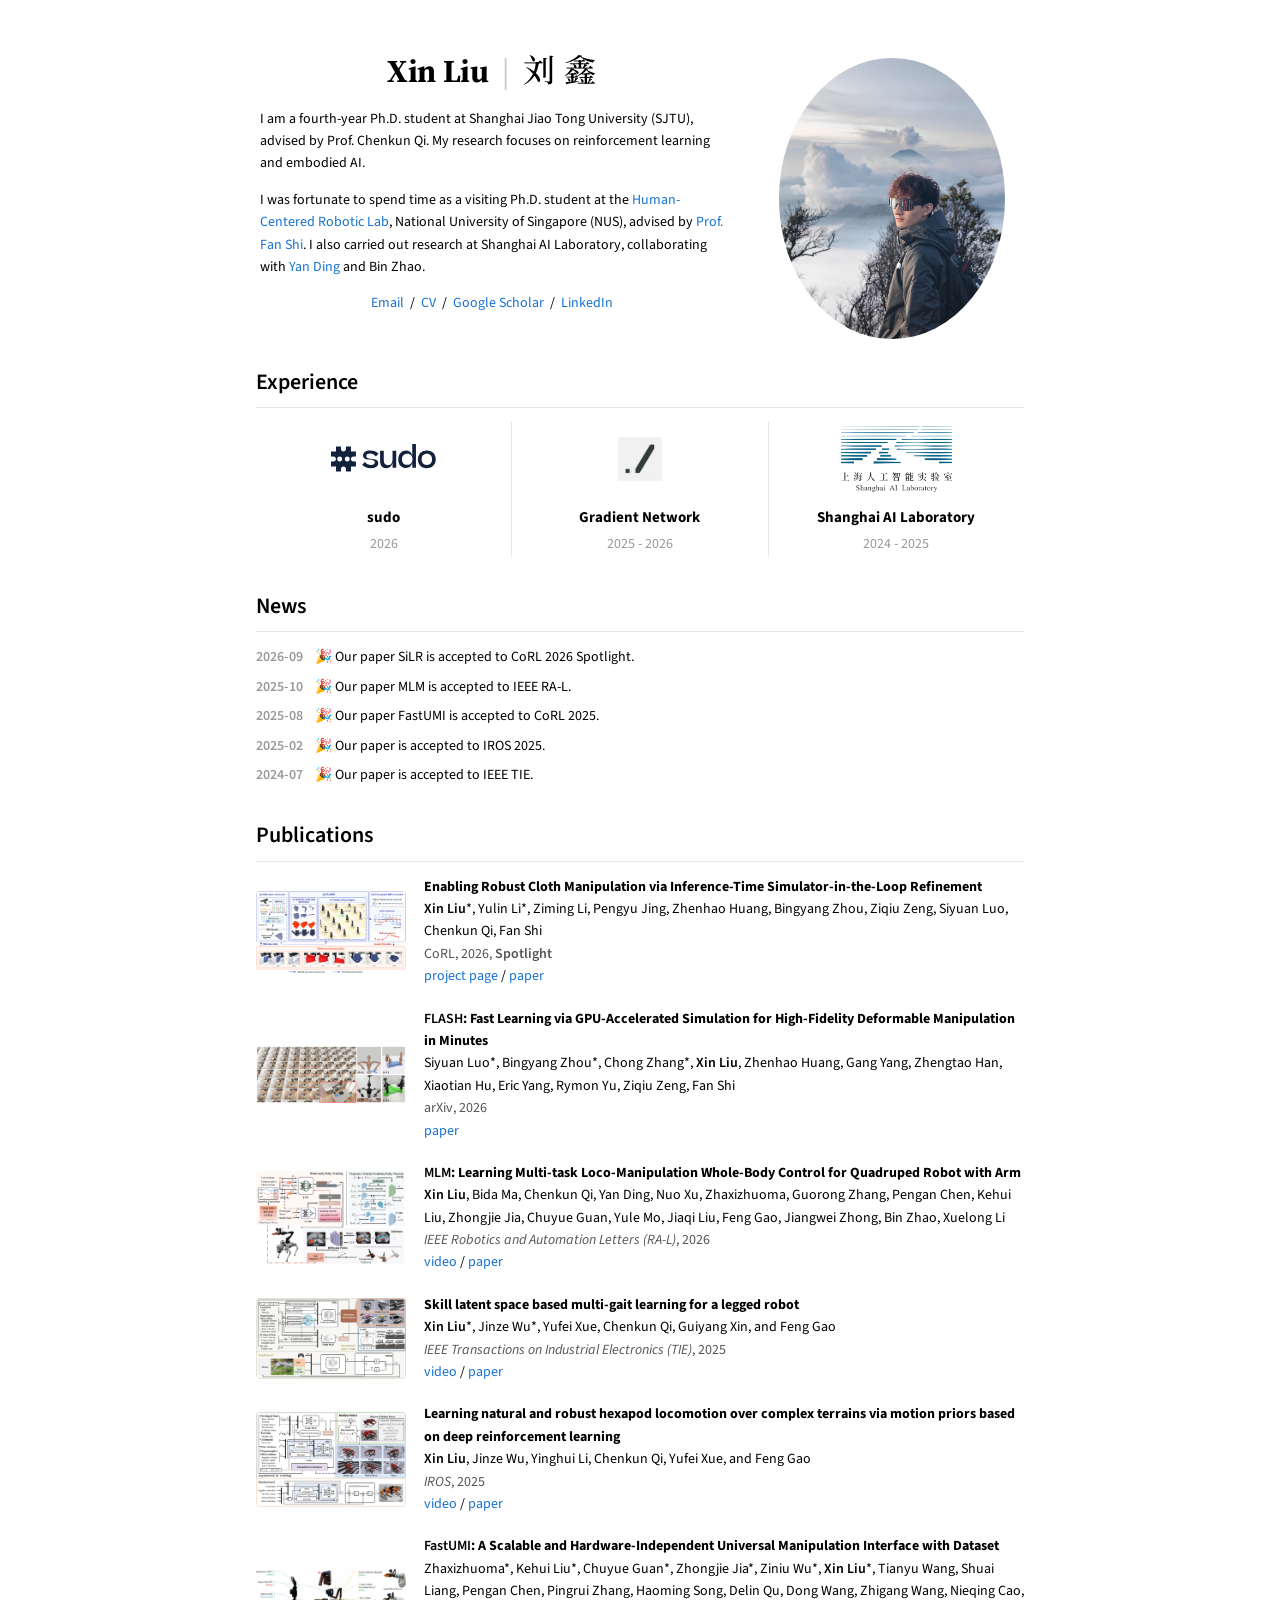
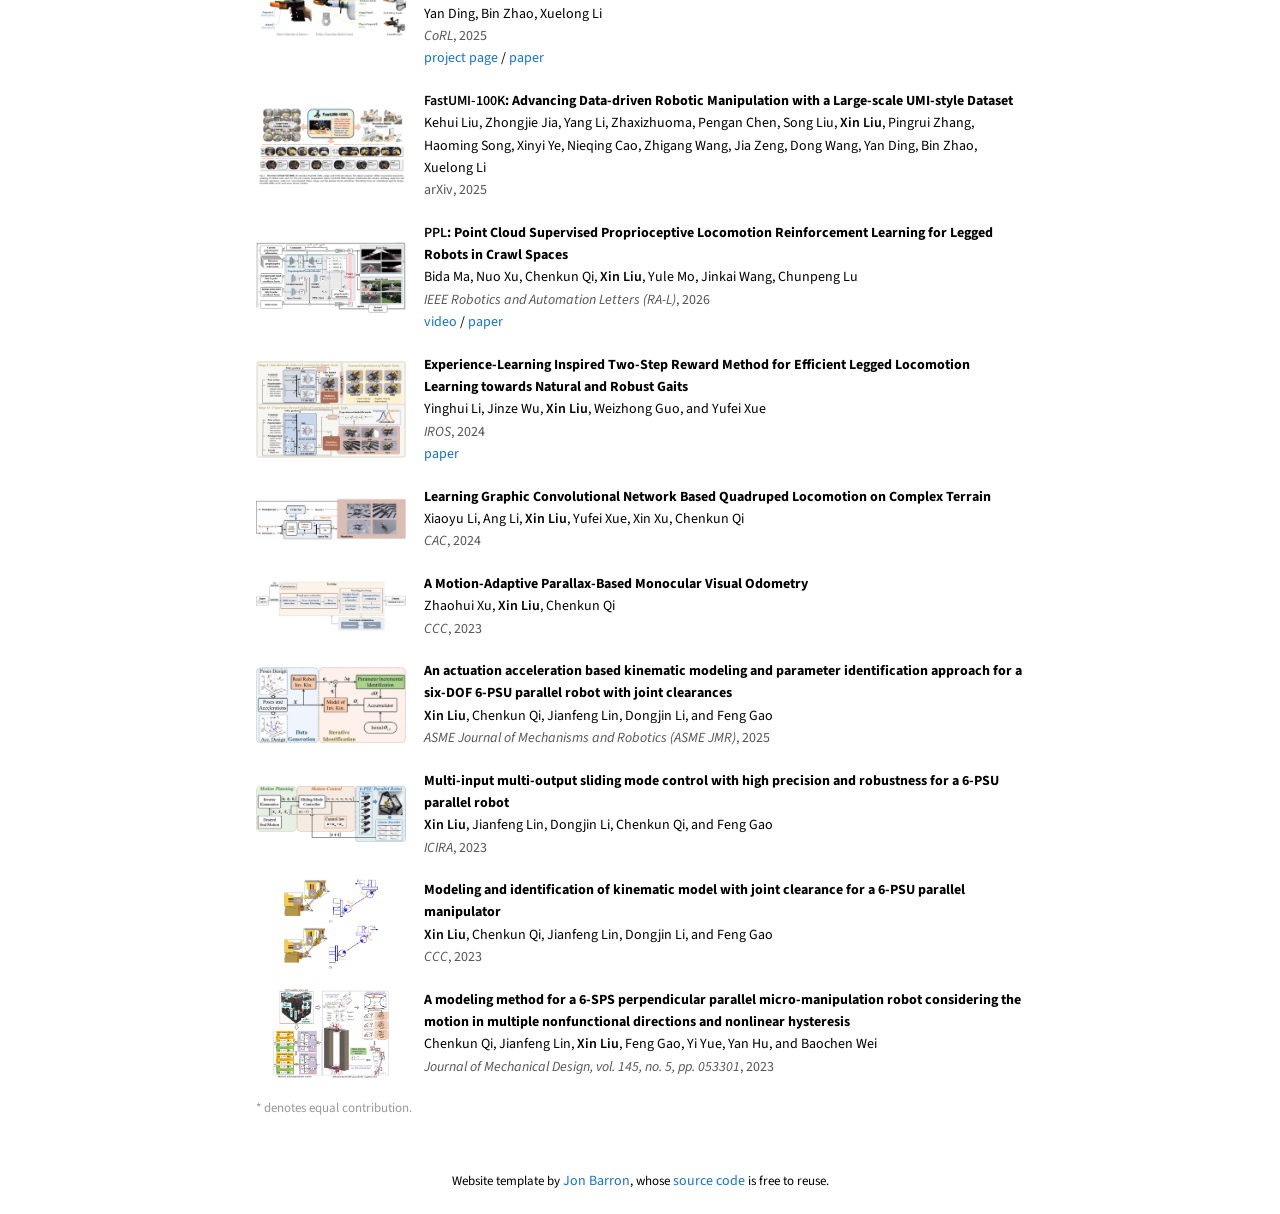
<file: index.html>
<!DOCTYPE HTML>
<html lang="en">
  <head>
    <meta http-equiv="Content-Type" content="text/html; charset=UTF-8">

    <title>Alex Liu</title>

    <meta name="author" content="Alex Liu">
    <meta name="description" content="Ph.D. student at Shanghai Jiao Tong University working on reinforcement learning and embodied AI.">
    <meta name="viewport" content="width=device-width, initial-scale=1">

    <!-- Social preview cards (shown when the page is shared on X / LinkedIn / Slack).
         These need ABSOLUTE urls, so they must be updated if the site ever moves. -->
    <meta property="og:type" content="website">
    <meta property="og:url" content="https://alexliu-bit.github.io/">
    <meta property="og:title" content="Alex Liu">
    <meta property="og:description" content="Ph.D. student at Shanghai Jiao Tong University working on reinforcement learning and embodied AI.">
    <meta property="og:image" content="https://alexliu-bit.github.io/images/profile.jpg">
    <meta name="twitter:card" content="summary">
    <meta name="twitter:title" content="Alex Liu">
    <meta name="twitter:description" content="Ph.D. student at Shanghai Jiao Tong University working on reinforcement learning and embodied AI.">
    <meta name="twitter:image" content="https://alexliu-bit.github.io/images/profile.jpg">

    <!-- Favicon: an X monogram. The SVG is listed first and wins wherever it is
         supported; the PNGs and the multi-size .ico are the fallback chain for
         everything older. All are generated from images/favicon/favicon.svg. -->
    <link rel="icon" type="image/svg+xml" href="images/favicon/favicon.svg">
    <link rel="icon" type="image/png" sizes="32x32" href="images/favicon/favicon-32x32.png">
    <link rel="icon" type="image/png" sizes="16x16" href="images/favicon/favicon-16x16.png">
    <link rel="shortcut icon" href="images/favicon/favicon.ico" type="image/x-icon">
    <link rel="apple-touch-icon" sizes="180x180" href="images/favicon/apple-touch-icon.png">

    <!-- Fonts are served from this repo, not fonts.googleapis.com, which is
         unreachable from mainland China. See fonts/fonts.css. -->
    <link rel="preload" href="fonts/source-sans-3-latin-n.woff2" as="font" type="font/woff2" crossorigin>
    <link rel="stylesheet" type="text/css" href="fonts/fonts.css">

    <link rel="stylesheet" type="text/css" href="stylesheet.css">

  </head>

  <body>
    <table style="width:100%;max-width:800px;border:0px;border-spacing:0px;border-collapse:separate;margin-right:auto;margin-left:auto;"><tbody>
      <tr style="padding:0px">
        <td style="padding:0px">

          <!-- ============================================================
               HEADER: name, bio, links, portrait
               ============================================================ -->
          <table style="width:100%;border:0px;border-spacing:0px;border-collapse:separate;margin-right:auto;margin-left:auto;"><tbody>
            <tr style="padding:0px">
              <td style="padding:2.5%;width:63%;vertical-align:middle">
                <p class="name" style="text-align: center;">
                  <span class="name-en">Xin Liu</span><span
                    class="name-divider">|</span><span class="name-cn">刘 鑫</span>
                </p>
                <p>
                  I am a fourth-year Ph.D. student at Shanghai Jiao Tong University (SJTU), advised by Prof. Chenkun Qi.
                  My research focuses on reinforcement learning and embodied AI.
                </p>
                <p>
                  I was fortunate to spend time as a visiting Ph.D. student at the
                  <a href="https://nus-hcrl.github.io/">Human-Centered Robotic Lab</a>,
                  National University of Singapore (NUS), advised by
                  <a href="https://fanshi14.github.io/me/">Prof. Fan Shi</a>.
                  I also carried out research at Shanghai AI Laboratory, collaborating with
                  <a href="https://yding25.com/">Yan Ding</a> and Bin Zhao.
                </p>
                <p style="text-align:center">
                  <a href="mailto:xliu23t@gmail.com">Email</a> &nbsp;/&nbsp;
                  <a href="data/Xin Liu-CV.pdf">CV</a> &nbsp;/&nbsp;
                  <a href="https://scholar.google.com/citations?user=Kl_X8GoAAAAJ">Google Scholar</a> &nbsp;/&nbsp;
                  <a href="https://www.linkedin.com/in/xin-liu-9533243a7/">LinkedIn</a>
                </p>
              </td>
              <td style="padding:2.5%;width:37%;max-width:37%">
                <!-- 800x1067 web copy, not the camera original: at ~225px on screen
                     that is still ~3x, and the 4.9MB original bought nothing but a
                     click-to-enlarge nobody uses.
                     No width/height attributes: in an auto-layout table they set the
                     column's min-content width to the image's pixel width and blow the
                     layout apart. .portrait's aspect-ratio reserves the space instead. -->
                <img class="portrait" alt="profile photo" src="images/profile.jpg">
              </td>
            </tr>
          </tbody></table>

          <!-- ============================================================
               EXPERIENCE
               One .exp block per position, newest first. The columns divide
               the row evenly however many there are, so adding a fourth needs
               no CSS change, though past four they get cramped on a laptop.

               Logos live in images/logos/. Use transparent PNG or SVG and let
               .exp-logo's height do the sizing rather than baking a size into
               the file; an entry whose mark needs more room can override with
               style="--exp-logo-h: 66px" on its <img>.

               Give an SVG a .svg extension. Browsers sniff PNG/WebP/JPEG out
               of a wrong extension, but never SVG -- served as image/png it
               fails to decode and renders as a broken image.
               ============================================================ -->
          <table style="width:100%;border:0px;border-spacing:0px;border-collapse:separate;margin-right:auto;margin-left:auto;"><tbody>
            <tr>
              <td style="padding:16px;width:100%;vertical-align:middle">
                <h2 class="section-title">Experience</h2>
                <div class="experience">

                  <div class="exp">
                    <div class="exp-logo-row">
                      <!-- Wide, short wordmark: at the shared 44px it runs 154px across and
                           dwarfs the square marks beside it. Sized down to match by width. -->
                      <img class="exp-logo" style="--exp-logo-h: 30px" src="images/logos/sudo.svg" alt="sudo logo">
                    </div>
                    <div class="exp-org">sudo</div>
                    <div class="exp-date">2026</div>
                  </div>

                  <div class="exp">
                    <div class="exp-logo-row">
                      <img class="exp-logo" src="images/logos/gradient.png" alt="Gradient Network logo">
                    </div>
                    <div class="exp-org">Gradient Network</div>
                    <div class="exp-date">2025 - 2026</div>
                  </div>

                  <div class="exp">
                    <!-- This mark carries two lines of type under the graphic, so it needs
                         more height than a plain wordmark to stay legible. -->
                    <div class="exp-logo-row">
                      <img class="exp-logo" style="--exp-logo-h: 66px" src="images/logos/shanghai-ai-lab.png" alt="Shanghai AI Laboratory logo">
                    </div>
                    <div class="exp-org">Shanghai AI Laboratory</div>
                    <div class="exp-date">2024 - 2025</div>
                  </div>

                </div>
              </td>
            </tr>
          </tbody></table>

          <!-- ============================================================
               NEWS
               Newest first. Keep this list short (5-8 items) and prune the
               tail as it grows -- a stale news list reads worse than none.
               ============================================================ -->
          <table style="width:100%;border:0px;border-spacing:0px;border-collapse:separate;margin-right:auto;margin-left:auto;"><tbody>
            <tr>
              <td style="padding:16px;width:100%;vertical-align:middle">
                <h2 class="section-title">News</h2>
                <ul class="news">
                  <li><span class="news-date">2026-09</span> &#127881; Our paper SiLR is accepted to CoRL 2026 Spotlight.</li>
                  <li><span class="news-date">2025-10</span> &#127881; Our paper MLM is accepted to IEEE RA-L.</li>
                  <li><span class="news-date">2025-08</span> &#127881; Our paper FastUMI is accepted to CoRL 2025.</li>
                  <li><span class="news-date">2025-02</span> &#127881; Our paper is accepted to IROS 2025.</li>
                  <li><span class="news-date">2024-07</span> &#127881; Our paper is accepted to IEEE TIE.</li>
                </ul>
              </td>
            </tr>
          </tbody></table>

          <!-- ============================================================
               PUBLICATIONS
               One .pub block per paper, in the order they appear on the CV.
               `*` after an author marks equal contribution.

               Every entry opens with a .pub-thumb slot for a figure from the
               work. Left empty it holds the space as a faint dashed frame; to
               fill one, put the image inside the slot:

                 <div class="pub-thumb"><img src="images/pubs/mlm-teaser.png" alt="..." width="700" height="439" loading="lazy"></div>

               The slot must stay written as one piece, <div ...></div> with
               nothing between the halves -- a stray newline is a text node and
               older engines then stop treating it as empty, which loses the
               placeholder. An HTML comment inside is safe; comments never
               count.

               Figures are shown whole, never cropped, and never taller than
               the entry's own text: the slot is a fixed-width box that
               stretches to the height of the text beside it, and the figure
               settles at the largest size that fits inside. Wide ones fill the
               width and can end up a 46px strip; a near-square one fills the
               height instead and sits narrower than the column. Give every
               <img> its true width and height attributes so the browser knows
               the proportions before the file arrives -- the row height never
               depends on the figure, so one loading late cannot shift the text
               under the reader.

               On the images: keep them in images/pubs/, named after the paper,
               and put a WEB COPY there rather than the figure straight out of
               the paper. Around 700px wide and under ~150KB is the target --
               plenty for a 150px slot on a retina panel, with room to widen
               --pub-thumb-w later. Diagrams and line art shrink best as
               256-colour PNG, renders and photographs as JPEG; encode both ways
               and keep the smaller file. Flatten transparency onto white, since
               the slot has no background of its own, and convert anything a
               browser cannot show in an <img> -- a PDF figure has to be
               rasterised first (pdftoppm -png -r 150). A thumbnail can also be
               wrapped in an <a> pointing at the paper's project page.
               ============================================================ -->
          <table style="width:100%;border:0px;border-spacing:0px;border-collapse:separate;margin-right:auto;margin-left:auto;"><tbody>
            <tr>
              <td style="padding:16px;width:100%;vertical-align:middle">
                <h2 class="section-title">Publications</h2>
                <div class="pubs">
                  <div class="pub">
                    <div class="pub-thumb"><img src="images/pubs/silr-cloth.png" alt="Simulator-in-the-loop cloth manipulation pipeline" width="700" height="382" loading="lazy"></div>
                    <div class="pub-body">
                      <div class="pub-title">Enabling Robust Cloth Manipulation via Inference-Time Simulator-in-the-Loop Refinement</div>
                      <div class="pub-authors"><strong>Xin Liu</strong>*, Yulin Li*, Ziming Li, Pengyu Jing, Zhenhao Huang, Bingyang Zhou, Ziqiu Zeng, Siyuan Luo, Chenkun Qi, Fan Shi</div>
                      <div class="pub-venue">CoRL, 2026, <strong>Spotlight</strong></div>
                      <div class="pub-links"><a href="https://silr-cloth.github.io/">project page</a> / <a href="https://arxiv.org/abs/2606.24552">paper</a></div>
                    </div>
                  </div>
                  <div class="pub">
                    <div class="pub-thumb"><img src="images/pubs/flash.jpg" alt="Thousands of deformable-manipulation environments simulated in parallel" width="700" height="268" loading="lazy"></div>
                    <div class="pub-body">
                      <div class="pub-title"><strong>FLASH</strong>: Fast Learning via GPU-Accelerated Simulation for High-Fidelity Deformable Manipulation in Minutes</div>
                      <div class="pub-authors">Siyuan Luo*, Bingyang Zhou*, Chong Zhang*, <strong>Xin Liu</strong>, Zhenhao Huang, Gang Yang, Zhengtao Han, Xiaotian Hu, Eric Yang, Rymon Yu, Ziqiu Zeng, Fan Shi</div>
                      <div class="pub-venue">arXiv, 2026</div>
                      <div class="pub-links"><a href="https://arxiv.org/abs/2604.17513">paper</a></div>
                    </div>
                  </div>
                  <div class="pub">
                    <div class="pub-thumb"><img src="images/pubs/mlm-teaser.png" alt="Whole-body loco-manipulation policy training and deployment pipeline" width="700" height="439" loading="lazy"></div>
                    <div class="pub-body">
                      <div class="pub-title"><strong>MLM</strong>: Learning Multi-task Loco-Manipulation Whole-Body Control for Quadruped Robot with Arm</div>
                      <div class="pub-authors"><strong>Xin Liu</strong>, Bida Ma, Chenkun Qi, Yan Ding, Nuo Xu, Zhaxizhuoma, Guorong Zhang, Pengan Chen, Kehui Liu, Zhongjie Jia, Chuyue Guan, Yule Mo, Jiaqi Liu, Feng Gao, Jiangwei Zhong, Bin Zhao, Xuelong Li</div>
                      <div class="pub-venue"><em>IEEE Robotics and Automation Letters (RA-L)</em>, 2026</div>
                      <div class="pub-links"><a href="https://www.youtube.com/watch?v=p02whFWj1YE&t=8s">video</a> / <a href="https://arxiv.org/abs/2508.10538">paper</a></div>
                    </div>
                  </div>
                  <div class="pub">
                    <div class="pub-thumb"><img src="images/pubs/skill-latent.png" alt="Skill latent space and the quadruped gaits it produces over complex terrain" width="700" height="378" loading="lazy"></div>
                    <div class="pub-body">
                      <div class="pub-title">Skill latent space based multi-gait learning for a legged robot</div>
                      <div class="pub-authors"><strong>Xin Liu</strong>*, Jinze Wu*, Yufei Xue, Chenkun Qi, Guiyang Xin, and Feng Gao</div>
                      <div class="pub-venue"><em>IEEE Transactions on Industrial Electronics (TIE)</em>, 2025</div>
                      <div class="pub-links"><a href="https://www.youtube.com/watch?v=nCwMzwC316M">video</a> / <a href="https://ieeexplore.ieee.org/document/10612828">paper</a></div>
                    </div>
                  </div>
                  <div class="pub">
                    <div class="pub-thumb"><img src="images/pubs/hexapod-priors.png" alt="Motion-prior training framework and hexapod gaits across six terrains" width="700" height="447" loading="lazy"></div>
                    <div class="pub-body">
                      <div class="pub-title">Learning natural and robust hexapod locomotion over complex terrains via motion priors based on deep reinforcement learning</div>
                      <div class="pub-authors"><strong>Xin Liu</strong>, Jinze Wu, Yinghui Li, Chenkun Qi, Yufei Xue, and Feng Gao</div>
                      <div class="pub-venue"><em>IROS</em>, 2025</div>
                      <div class="pub-links"><a href="https://www.youtube.com/watch?v=ZpLelZVmxHQ">video</a> / <a href="https://arxiv.org/abs/2511.03167">paper</a></div>
                    </div>
                  </div>
                  <div class="pub">
                    <div class="pub-thumb"><img src="images/pubs/fastumi-teaser.jpg" alt="FastUMI handheld data-collection rig and its robot-arm counterparts" width="700" height="309" loading="lazy"></div>
                    <div class="pub-body">
                      <div class="pub-title"><strong>FastUMI</strong>: A Scalable and Hardware-Independent Universal Manipulation Interface with Dataset</div>
                      <div class="pub-authors">Zhaxizhuoma*, Kehui Liu*, Chuyue Guan*, Zhongjie Jia*, Ziniu Wu*, <strong>Xin Liu</strong>*, Tianyu Wang, Shuai Liang, Pengan Chen, Pingrui Zhang, Haoming Song, Delin Qu, Dong Wang, Zhigang Wang, Nieqing Cao, Yan Ding, Bin Zhao, Xuelong Li</div>
                      <div class="pub-venue"><em>CoRL</em>, 2025</div>
                      <div class="pub-links"><a href="https://fastumi.com/">project page</a> / <a href="https://arxiv.org/abs/2409.19499">paper</a></div>
                    </div>
                  </div>
                  <div class="pub">
                    <div class="pub-thumb"><img src="images/pubs/fastumi-100k.png" alt="Overview of the FastUMI-100K dataset and the tasks it covers" width="700" height="371" loading="lazy"></div>
                    <div class="pub-body">
                      <div class="pub-title"><strong>FastUMI-100K</strong>: Advancing Data-driven Robotic Manipulation with a Large-scale UMI-style Dataset</div>
                      <div class="pub-authors">Kehui Liu, Zhongjie Jia, Yang Li, Zhaxizhuoma, Pengan Chen, Song Liu, <strong>Xin Liu</strong>, Pingrui Zhang, Haoming Song, Xinyi Ye, Nieqing Cao, Zhigang Wang, Jia Zeng, Dong Wang, Yan Ding, Bin Zhao, Xuelong Li</div>
                      <div class="pub-venue">arXiv, 2025</div>
                    </div>
                  </div>
                  <div class="pub">
                    <div class="pub-thumb"><img src="images/pubs/ppl-teaser.png" alt="Point-cloud supervised locomotion policy in simulation and on hardware" width="700" height="334" loading="lazy"></div>
                    <div class="pub-body">
                      <div class="pub-title"><strong>PPL</strong>: Point Cloud Supervised Proprioceptive Locomotion Reinforcement Learning for Legged Robots in Crawl Spaces</div>
                      <div class="pub-authors">Bida Ma, Nuo Xu, Chenkun Qi, <strong>Xin Liu</strong>, Yule Mo, Jinkai Wang, Chunpeng Lu</div>
                      <div class="pub-venue"><em>IEEE Robotics and Automation Letters (RA-L)</em>, 2026</div>
                      <div class="pub-links"><a href="https://www.bilibili.com/video/BV1gmbvzuEuW/">video</a> / <a href="https://arxiv.org/abs/2508.09950">paper</a></div>
                    </div>
                  </div>
                  <div class="pub">
                    <div class="pub-thumb"><img src="images/pubs/two-step-reward.png" alt="Two-step reward learning scheme and the gaits learned from it" width="700" height="455" loading="lazy"></div>
                    <div class="pub-body">
                      <div class="pub-title">Experience-Learning Inspired Two-Step Reward Method for Efficient Legged Locomotion Learning towards Natural and Robust Gaits</div>
                      <div class="pub-authors">Yinghui Li, Jinze Wu, <strong>Xin Liu</strong>, Weizhong Guo, and Yufei Xue</div>
                      <div class="pub-venue"><em>IROS</em>, 2024</div>
                      <div class="pub-links"><a href="https://arxiv.org/abs/2401.12389">paper</a></div>
                    </div>
                  </div>
                  <div class="pub">
                    <div class="pub-thumb"><img src="images/pubs/gcn-locomotion.jpg" alt="Graph-convolution actor-critic architecture for quadruped locomotion" width="700" height="214" loading="lazy"></div>
                    <div class="pub-body">
                      <div class="pub-title">Learning Graphic Convolutional Network Based Quadruped Locomotion on Complex Terrain</div>
                      <div class="pub-authors">Xiaoyu Li, Ang Li, <strong>Xin Liu</strong>, Yufei Xue, Xin Xu, Chenkun Qi</div>
                      <div class="pub-venue"><em>CAC</em>, 2024</div>
                    </div>
                  </div>
                  <div class="pub">
                    <div class="pub-thumb"><img src="images/pubs/parallax-vo.jpg" alt="Parallax-based monocular visual odometry pipeline" width="700" height="234" loading="lazy"></div>
                    <div class="pub-body">
                      <div class="pub-title">A Motion-Adaptive Parallax-Based Monocular Visual Odometry</div>
                      <div class="pub-authors">Zhaohui Xu, <strong>Xin Liu</strong>, Chenkun Qi</div>
                      <div class="pub-venue"><em>CCC</em>, 2023</div>
                    </div>
                  </div>
                  <div class="pub">
                    <div class="pub-thumb"><img src="images/pubs/actuation-6psu.jpg" alt="Iterative parameter identification loop for the 6-PSU parallel robot" width="700" height="355" loading="lazy"></div>
                    <div class="pub-body">
                      <div class="pub-title">An actuation acceleration based kinematic modeling and parameter identification approach for a six-DOF 6-PSU parallel robot with joint clearances</div>
                      <div class="pub-authors"><strong>Xin Liu</strong>, Chenkun Qi, Jianfeng Lin, Dongjin Li, and Feng Gao</div>
                      <div class="pub-venue"><em>ASME Journal of Mechanisms and Robotics (ASME JMR)</em>, 2025</div>
                    </div>
                  </div>
                  <div class="pub">
                    <div class="pub-thumb"><img src="images/pubs/smc-6psu.jpg" alt="Sliding-mode control loop driving the 6-PSU parallel robot" width="700" height="263" loading="lazy"></div>
                    <div class="pub-body">
                      <div class="pub-title">Multi-input multi-output sliding mode control with high precision and robustness for a 6-PSU parallel robot</div>
                      <div class="pub-authors"><strong>Xin Liu</strong>, Jianfeng Lin, Dongjin Li, Chenkun Qi, and Feng Gao</div>
                      <div class="pub-venue"><em>ICIRA</em>, 2023</div>
                    </div>
                  </div>
                  <div class="pub">
                    <div class="pub-thumb"><img src="images/pubs/clearance-6psu.png" alt="Joint-clearance kinematic model of the 6-PSU manipulator" width="550" height="522" loading="lazy"></div>
                    <div class="pub-body">
                      <div class="pub-title">Modeling and identification of kinematic model with joint clearance for a 6-PSU parallel manipulator</div>
                      <div class="pub-authors"><strong>Xin Liu</strong>, Chenkun Qi, Jianfeng Lin, Dongjin Li, and Feng Gao</div>
                      <div class="pub-venue"><em>CCC</em>, 2023</div>
                    </div>
                  </div>
                  <div class="pub">
                    <div class="pub-thumb"><img src="images/pubs/hysteresis-6sps.png" alt="Hybrid model of the 6-SPS compliant micro robot and its piezoelectric hysteresis" width="700" height="538" loading="lazy"></div>
                    <div class="pub-body">
                      <div class="pub-title">A modeling method for a 6-SPS perpendicular parallel micro-manipulation robot considering the motion in multiple nonfunctional directions and nonlinear hysteresis</div>
                      <div class="pub-authors">Chenkun Qi, Jianfeng Lin, <strong>Xin Liu</strong>, Feng Gao, Yi Yue, Yan Hu, and Baochen Wei</div>
                      <div class="pub-venue"><em>Journal of Mechanical Design, vol. 145, no. 5, pp. 053301</em>, 2023</div>
                    </div>
                  </div>
                </div>
                <p class="pub-note">* denotes equal contribution.</p>
              </td>
            </tr>
          </tbody></table>

          <!-- ============================================================
               OPTIONAL SECTIONS
               Talks / Academic Service / Teaching, if any of them ever earn a
               place. Uncomment and fill in; the markup matches Experience,
               News and Publications so a new section needs no new CSS. The
               CV already lists reviewing for TRO, TIE, RA-L, CoRL, ICRA and
               IROS, which is the obvious first candidate.
               ============================================================ -->
          <!--
          <table style="width:100%;border:0px;border-spacing:0px;border-collapse:separate;margin-right:auto;margin-left:auto;"><tbody>
            <tr>
              <td style="padding:16px;width:100%;vertical-align:middle">
                <h2 class="section-title">Academic Service</h2>
                <p>Reviewer for TRO, TIE, RA-L, CoRL, ICRA, IROS.</p>
              </td>
            </tr>
          </tbody></table>
          -->

          <!-- ============================================================
               FOOTER
               ============================================================ -->
          <table style="width:100%;border:0px;border-spacing:0px;border-collapse:separate;margin-right:auto;margin-left:auto;"><tbody>
            <tr>
              <td style="padding:0px">
                <br>
                <p style="text-align:center;font-size:small;">
                  Website template by <a href="https://jonbarron.info/">Jon Barron</a>, whose <a href="https://github.com/jonbarron/jonbarron_website">source code</a> is free to reuse.
                </p>
              </td>
            </tr>
          </tbody></table>

        </td>
      </tr>
    </table>
  </body>
</html>
</file>
<file: fonts/fonts.css>
/* Self-hosted webfonts. Generated from the Google Fonts css2 API, then pointed
   at fonts/ in this repo -- fonts.googleapis.com and fonts.gstatic.com are both
   unreachable from mainland China, and most of this site's readers are there.

   Nothing here is hand-maintained: to change or add a family, refetch the CSS
   from Google with a modern-Chrome User-Agent (the UA decides whether you get
   woff2 or a fallback format), download every file it references, and rewrite
   the url() paths to this directory.

   The unicode-range on each rule is what keeps the Chinese font affordable.
   Noto Serif SC ships as 101 slices totalling ~3MB, but a browser downloads
   only the slices holding characters the page actually uses -- two glyphs of a
   name pull one ~44KB slice, not the whole family.

   Fonts are SIL Open Font License 1.1; see OFL.txt in this directory. */

/* Source Sans 3 -- body text (14 files) */
@font-face {
  font-family: 'Source Sans 3';
  font-style: italic;
  font-weight: 400 700;
  font-display: swap;
  src: url(source-sans-3-cyrillic-ext-i.woff2) format('woff2');
  unicode-range: U+0460-052F, U+1C80-1C8A, U+20B4, U+2DE0-2DFF, U+A640-A69F, U+FE2E-FE2F;
}
@font-face {
  font-family: 'Source Sans 3';
  font-style: italic;
  font-weight: 400 700;
  font-display: swap;
  src: url(source-sans-3-cyrillic-i.woff2) format('woff2');
  unicode-range: U+0301, U+0400-045F, U+0490-0491, U+04B0-04B1, U+2116;
}
@font-face {
  font-family: 'Source Sans 3';
  font-style: italic;
  font-weight: 400 700;
  font-display: swap;
  src: url(source-sans-3-greek-ext-i.woff2) format('woff2');
  unicode-range: U+1F00-1FFF;
}
@font-face {
  font-family: 'Source Sans 3';
  font-style: italic;
  font-weight: 400 700;
  font-display: swap;
  src: url(source-sans-3-greek-i.woff2) format('woff2');
  unicode-range: U+0370-0377, U+037A-037F, U+0384-038A, U+038C, U+038E-03A1, U+03A3-03FF;
}
@font-face {
  font-family: 'Source Sans 3';
  font-style: italic;
  font-weight: 400 700;
  font-display: swap;
  src: url(source-sans-3-vietnamese-i.woff2) format('woff2');
  unicode-range: U+0102-0103, U+0110-0111, U+0128-0129, U+0168-0169, U+01A0-01A1, U+01AF-01B0, U+0300-0301, U+0303-0304, U+0308-0309, U+0323, U+0329, U+1EA0-1EF9, U+20AB;
}
@font-face {
  font-family: 'Source Sans 3';
  font-style: italic;
  font-weight: 400 700;
  font-display: swap;
  src: url(source-sans-3-latin-ext-i.woff2) format('woff2');
  unicode-range: U+0100-02BA, U+02BD-02C5, U+02C7-02CC, U+02CE-02D7, U+02DD-02FF, U+0304, U+0308, U+0329, U+1D00-1DBF, U+1E00-1E9F, U+1EF2-1EFF, U+2020, U+20A0-20AB, U+20AD-20C0, U+2113, U+2C60-2C7F, U+A720-A7FF;
}
@font-face {
  font-family: 'Source Sans 3';
  font-style: italic;
  font-weight: 400 700;
  font-display: swap;
  src: url(source-sans-3-latin-i.woff2) format('woff2');
  unicode-range: U+0000-00FF, U+0131, U+0152-0153, U+02BB-02BC, U+02C6, U+02DA, U+02DC, U+0304, U+0308, U+0329, U+2000-206F, U+20AC, U+2122, U+2191, U+2193, U+2212, U+2215, U+FEFF, U+FFFD;
}
@font-face {
  font-family: 'Source Sans 3';
  font-style: normal;
  font-weight: 400 700;
  font-display: swap;
  src: url(source-sans-3-cyrillic-ext-n.woff2) format('woff2');
  unicode-range: U+0460-052F, U+1C80-1C8A, U+20B4, U+2DE0-2DFF, U+A640-A69F, U+FE2E-FE2F;
}
@font-face {
  font-family: 'Source Sans 3';
  font-style: normal;
  font-weight: 400 700;
  font-display: swap;
  src: url(source-sans-3-cyrillic-n.woff2) format('woff2');
  unicode-range: U+0301, U+0400-045F, U+0490-0491, U+04B0-04B1, U+2116;
}
@font-face {
  font-family: 'Source Sans 3';
  font-style: normal;
  font-weight: 400 700;
  font-display: swap;
  src: url(source-sans-3-greek-ext-n.woff2) format('woff2');
  unicode-range: U+1F00-1FFF;
}
@font-face {
  font-family: 'Source Sans 3';
  font-style: normal;
  font-weight: 400 700;
  font-display: swap;
  src: url(source-sans-3-greek-n.woff2) format('woff2');
  unicode-range: U+0370-0377, U+037A-037F, U+0384-038A, U+038C, U+038E-03A1, U+03A3-03FF;
}
@font-face {
  font-family: 'Source Sans 3';
  font-style: normal;
  font-weight: 400 700;
  font-display: swap;
  src: url(source-sans-3-vietnamese-n.woff2) format('woff2');
  unicode-range: U+0102-0103, U+0110-0111, U+0128-0129, U+0168-0169, U+01A0-01A1, U+01AF-01B0, U+0300-0301, U+0303-0304, U+0308-0309, U+0323, U+0329, U+1EA0-1EF9, U+20AB;
}
@font-face {
  font-family: 'Source Sans 3';
  font-style: normal;
  font-weight: 400 700;
  font-display: swap;
  src: url(source-sans-3-latin-ext-n.woff2) format('woff2');
  unicode-range: U+0100-02BA, U+02BD-02C5, U+02C7-02CC, U+02CE-02D7, U+02DD-02FF, U+0304, U+0308, U+0329, U+1D00-1DBF, U+1E00-1E9F, U+1EF2-1EFF, U+2020, U+20A0-20AB, U+20AD-20C0, U+2113, U+2C60-2C7F, U+A720-A7FF;
}
@font-face {
  font-family: 'Source Sans 3';
  font-style: normal;
  font-weight: 400 700;
  font-display: swap;
  src: url(source-sans-3-latin-n.woff2) format('woff2');
  unicode-range: U+0000-00FF, U+0131, U+0152-0153, U+02BB-02BC, U+02C6, U+02DA, U+02DC, U+0304, U+0308, U+0329, U+2000-206F, U+20AC, U+2122, U+2191, U+2193, U+2212, U+2215, U+FEFF, U+FFFD;
}

/* Source Serif 4 -- the English name (6 files) */
@font-face {
  font-family: 'Source Serif 4';
  font-style: normal;
  font-weight: 400 700;
  font-display: swap;
  src: url(source-serif-4-cyrillic-ext-n.woff2) format('woff2');
  unicode-range: U+0460-052F, U+1C80-1C8A, U+20B4, U+2DE0-2DFF, U+A640-A69F, U+FE2E-FE2F;
}
@font-face {
  font-family: 'Source Serif 4';
  font-style: normal;
  font-weight: 400 700;
  font-display: swap;
  src: url(source-serif-4-cyrillic-n.woff2) format('woff2');
  unicode-range: U+0301, U+0400-045F, U+0490-0491, U+04B0-04B1, U+2116;
}
@font-face {
  font-family: 'Source Serif 4';
  font-style: normal;
  font-weight: 400 700;
  font-display: swap;
  src: url(source-serif-4-greek-n.woff2) format('woff2');
  unicode-range: U+0370-0377, U+037A-037F, U+0384-038A, U+038C, U+038E-03A1, U+03A3-03FF;
}
@font-face {
  font-family: 'Source Serif 4';
  font-style: normal;
  font-weight: 400 700;
  font-display: swap;
  src: url(source-serif-4-vietnamese-n.woff2) format('woff2');
  unicode-range: U+0102-0103, U+0110-0111, U+0128-0129, U+0168-0169, U+01A0-01A1, U+01AF-01B0, U+0300-0301, U+0303-0304, U+0308-0309, U+0323, U+0329, U+1EA0-1EF9, U+20AB;
}
@font-face {
  font-family: 'Source Serif 4';
  font-style: normal;
  font-weight: 400 700;
  font-display: swap;
  src: url(source-serif-4-latin-ext-n.woff2) format('woff2');
  unicode-range: U+0100-02BA, U+02BD-02C5, U+02C7-02CC, U+02CE-02D7, U+02DD-02FF, U+0304, U+0308, U+0329, U+1D00-1DBF, U+1E00-1E9F, U+1EF2-1EFF, U+2020, U+20A0-20AB, U+20AD-20C0, U+2113, U+2C60-2C7F, U+A720-A7FF;
}
@font-face {
  font-family: 'Source Serif 4';
  font-style: normal;
  font-weight: 400 700;
  font-display: swap;
  src: url(source-serif-4-latin-n.woff2) format('woff2');
  unicode-range: U+0000-00FF, U+0131, U+0152-0153, U+02BB-02BC, U+02C6, U+02DA, U+02DC, U+0304, U+0308, U+0329, U+2000-206F, U+20AC, U+2122, U+2191, U+2193, U+2212, U+2215, U+FEFF, U+FFFD;
}

/* Noto Serif SC -- the Chinese name (101 files) */
@font-face {
  font-family: 'Noto Serif SC';
  font-style: normal;
  font-weight: 500;
  font-display: swap;
  src: url(noto-serif-sc-s000-n.woff2) format('woff2');
  unicode-range: U+1f1e9-1f1f5, U+1f1f7-1f1ff, U+1f21a, U+1f232, U+1f234-1f237, U+1f250-1f251, U+1f300, U+1f302-1f308, U+1f30a-1f311, U+1f315, U+1f319-1f320, U+1f324, U+1f327, U+1f32a, U+1f32c-1f32d, U+1f330-1f357, U+1f359-1f37e;
}
@font-face {
  font-family: 'Noto Serif SC';
  font-style: normal;
  font-weight: 500;
  font-display: swap;
  src: url(noto-serif-sc-s001-n.woff2) format('woff2');
  unicode-range: U+fee3, U+fef3, U+ff03-ff04, U+ff07, U+ff0a, U+ff17-ff19, U+ff1c-ff1d, U+ff20-ff3a, U+ff3c, U+ff3e-ff5b, U+ff5d, U+ff61-ff65, U+ff67-ff6a, U+ff6c, U+ff6f-ff78, U+ff7a-ff7d, U+ff80-ff84, U+ff86, U+ff89-ff8e, U+ff92, U+ff97-ff9b, U+ff9d-ff9f, U+ffe0-ffe4, U+ffe6, U+ffe9, U+ffeb, U+ffed, U+fffc, U+1f004, U+1f170-1f171, U+1f192-1f195, U+1f198-1f19a, U+1f1e6-1f1e8;
}
@font-face {
  font-family: 'Noto Serif SC';
  font-style: normal;
  font-weight: 500;
  font-display: swap;
  src: url(noto-serif-sc-s002-n.woff2) format('woff2');
  unicode-range: U+f0a7, U+f0b2, U+f0b7, U+f0c9, U+f0d8, U+f0da, U+f0dc-f0dd, U+f0e0, U+f0e6, U+f0eb, U+f0fc, U+f101, U+f104-f105, U+f107, U+f10b, U+f11b, U+f14b, U+f18a, U+f193, U+f1d6-f1d7, U+f244, U+f27a, U+f296, U+f2ae, U+f471, U+f4b3, U+f610-f611, U+f880-f881, U+f8ec, U+f8f5, U+f8ff, U+f901, U+f90a, U+f92c-f92d, U+f934, U+f937, U+f941, U+f965, U+f967, U+f969, U+f96b, U+f96f, U+f974, U+f978-f979, U+f97e, U+f981, U+f98a, U+f98e, U+f997, U+f99c, U+f9b2, U+f9b5, U+f9ba, U+f9be, U+f9ca, U+f9d0-f9d1, U+f9dd, U+f9e0-f9e1, U+f9e4, U+f9f7, U+fa00-fa01, U+fa08, U+fa0a, U+fa11, U+fb01-fb02, U+fdfc, U+fe0e, U+fe30-fe31, U+fe33-fe44, U+fe49-fe52, U+fe54-fe57, U+fe59-fe66, U+fe68-fe6b, U+fe8e, U+fe92-fe93, U+feae, U+feb8, U+fecb-fecc, U+fee0;
}
@font-face {
  font-family: 'Noto Serif SC';
  font-style: normal;
  font-weight: 500;
  font-display: swap;
  src: url(noto-serif-sc-s003-n.woff2) format('woff2');
  unicode-range: U+9f83, U+9f85-9f8d, U+9f90-9f91, U+9f94-9f96, U+9f98, U+9f9b-9f9c, U+9f9e, U+9fa0, U+9fa2, U+9ff0-9fff, U+a001, U+a007, U+a025, U+a046-a047, U+a057, U+a072, U+a078-a079, U+a083, U+a085, U+a100, U+a118, U+a132, U+a134, U+a1f4, U+a242, U+a4a6, U+a4aa, U+a4b0-a4b1, U+a4b3, U+a9c1-a9c2, U+ac00-ac01, U+ac04, U+ac08, U+ac10-ac11, U+ac13-ac16, U+ac19, U+ac1c-ac1d, U+ac24, U+ac70-ac71, U+ac74, U+ac77-ac78, U+ac80-ac81, U+ac83, U+ac8c, U+ac90, U+ac9f-aca0, U+aca8-aca9, U+acac, U+acb0, U+acbd, U+acc1, U+acc4, U+ace0-ace1, U+ace4, U+ace8, U+acf3, U+acf5, U+acfc-acfd, U+ad00, U+ad0c, U+ad11, U+ad1c, U+ad34, U+ad50, U+ad64, U+ad6c, U+ad70, U+ad74, U+ad7f, U+ad81, U+ad8c, U+adc0, U+adc8, U+addc, U+ade0, U+adf8-adf9, U+adfc, U+ae00, U+ae08-ae09, U+ae0b, U+ae30, U+ae34, U+ae38, U+ae40, U+ae4a, U+ae4c, U+ae54, U+ae68, U+aebc, U+aed8, U+af2c-af2d;
}
@font-face {
  font-family: 'Noto Serif SC';
  font-style: normal;
  font-weight: 500;
  font-display: swap;
  src: url(noto-serif-sc-s004-n.woff2) format('woff2');
  unicode-range: U+9e30-9e33, U+9e35-9e3b, U+9e3e, U+9e40-9e44, U+9e46-9e4e, U+9e51, U+9e53, U+9e55-9e58, U+9e5a-9e5c, U+9e5e-9e63, U+9e66-9e6e, U+9e71, U+9e73, U+9e75, U+9e78-9e79, U+9e7c-9e7e, U+9e82, U+9e86-9e88, U+9e8b-9e8c, U+9e90-9e91, U+9e93, U+9e95, U+9e97, U+9e9d, U+9ea4-9ea5, U+9ea9-9eaa, U+9eb4-9eb5, U+9eb8-9eba, U+9ebc-9ebf, U+9ec3, U+9ec9, U+9ecd, U+9ed0, U+9ed2-9ed3, U+9ed5-9ed6, U+9ed9, U+9edc-9edd, U+9edf-9ee0, U+9ee2, U+9ee5, U+9ee7-9eea, U+9eef, U+9ef1, U+9ef3-9ef4, U+9ef6, U+9ef9, U+9efb-9efc, U+9efe, U+9f0b, U+9f0d, U+9f10, U+9f14, U+9f17, U+9f19, U+9f22, U+9f29, U+9f2c, U+9f2f, U+9f31, U+9f37, U+9f39, U+9f3d-9f3e, U+9f41, U+9f4a-9f4b, U+9f51-9f52, U+9f61-9f63, U+9f66-9f67, U+9f80-9f81;
}
@font-face {
  font-family: 'Noto Serif SC';
  font-style: normal;
  font-weight: 500;
  font-display: swap;
  src: url(noto-serif-sc-s005-n.woff2) format('woff2');
  unicode-range: U+9c82-9c83, U+9c85-9c8c, U+9c8e-9c92, U+9c94-9c9b, U+9c9e-9ca3, U+9ca5-9ca7, U+9ca9, U+9cab, U+9cad-9cae, U+9cb1-9cb7, U+9cb9-9cbd, U+9cbf-9cc0, U+9cc3, U+9cc5-9cc7, U+9cc9-9cd1, U+9cd3-9cda, U+9cdc-9cdd, U+9cdf, U+9ce1-9ce3, U+9ce5, U+9ce9, U+9cee-9cef, U+9cf3-9cf4, U+9cf6, U+9cfc-9cfd, U+9d02, U+9d08-9d09, U+9d12, U+9d1b, U+9d1e, U+9d26, U+9d28, U+9d37, U+9d3b, U+9d3f, U+9d51, U+9d59, U+9d5c-9d5d, U+9d5f-9d61, U+9d6c, U+9d70, U+9d72, U+9d7a, U+9d7e, U+9d84, U+9d89, U+9d8f, U+9d92, U+9daf, U+9db4, U+9db8, U+9dbc, U+9dc4, U+9dc7, U+9dc9, U+9dd7, U+9ddf, U+9df2, U+9df9-9dfa, U+9e0a, U+9e11, U+9e1a, U+9e1e, U+9e20, U+9e22, U+9e28-9e2c, U+9e2e-9e2f;
}
@font-face {
  font-family: 'Noto Serif SC';
  font-style: normal;
  font-weight: 500;
  font-display: swap;
  src: url(noto-serif-sc-s006-n.woff2) format('woff2');
  unicode-range: U+9a80, U+9a83, U+9a85, U+9a88-9a8a, U+9a8d-9a8e, U+9a90, U+9a92-9a93, U+9a95-9a96, U+9a98-9a99, U+9a9b-9aa2, U+9aa5, U+9aa7, U+9aaf-9ab1, U+9ab5-9ab6, U+9ab9-9aba, U+9ac0-9ac4, U+9ac8, U+9acb-9acc, U+9ace-9acf, U+9ad1-9ad2, U+9ad9, U+9adf, U+9ae1, U+9ae3, U+9aea-9aeb, U+9aed-9aef, U+9af4, U+9af9, U+9afb, U+9b03-9b04, U+9b06, U+9b08, U+9b0d, U+9b0f-9b10, U+9b13, U+9b18, U+9b1a, U+9b1f, U+9b22-9b23, U+9b25, U+9b27-9b28, U+9b2a, U+9b2f, U+9b31-9b32, U+9b3b, U+9b43, U+9b46-9b49, U+9b4d-9b4e, U+9b51, U+9b56, U+9b58, U+9b5a, U+9b5c, U+9b5f, U+9b61-9b62, U+9b6f, U+9b77, U+9b80, U+9b88, U+9b8b, U+9b8e, U+9b91, U+9b9f-9ba0, U+9ba8, U+9baa-9bab, U+9bad-9bae, U+9bb0-9bb1, U+9bb8, U+9bc9-9bca, U+9bd3, U+9bd6, U+9bdb, U+9be8, U+9bf0-9bf1, U+9c02, U+9c10, U+9c15, U+9c24, U+9c2d, U+9c32, U+9c39, U+9c3b, U+9c40, U+9c47-9c49, U+9c53, U+9c57, U+9c64, U+9c72, U+9c77-9c78, U+9c7b, U+9c7f-9c80;
}
@font-face {
  font-family: 'Noto Serif SC';
  font-style: normal;
  font-weight: 500;
  font-display: swap;
  src: url(noto-serif-sc-s007-n.woff2) format('woff2');
  unicode-range: U+98dd, U+98e1-98e2, U+98e7-98ea, U+98ec, U+98ee-98ef, U+98f2, U+98f4, U+98fc-98fe, U+9903, U+9905, U+9908, U+990a, U+990c-990d, U+9913-9914, U+9918, U+991a-991b, U+991e, U+9921, U+9928, U+992c, U+992e, U+9935, U+9938-9939, U+993d-993e, U+9945, U+994b-994c, U+9951-9952, U+9954-9955, U+9957, U+995e, U+9963, U+9966-9969, U+996b-996c, U+996f, U+9974-9975, U+9977-9979, U+997d-997e, U+9980-9981, U+9983-9984, U+9987, U+998a-998b, U+998d-9991, U+9993-9995, U+9997-9998, U+99a5, U+99ab, U+99ad-99ae, U+99b1, U+99b3-99b4, U+99bc, U+99bf, U+99c1, U+99c3-99c6, U+99cc, U+99d0, U+99d2, U+99d5, U+99db, U+99dd, U+99e1, U+99ed, U+99f1, U+99ff, U+9a01, U+9a03-9a04, U+9a0e-9a0f, U+9a11-9a13, U+9a19, U+9a1b, U+9a28, U+9a2b, U+9a30, U+9a32, U+9a37, U+9a40, U+9a45, U+9a4a, U+9a4d-9a4e, U+9a52, U+9a55, U+9a57, U+9a5a-9a5b, U+9a5f, U+9a62, U+9a65, U+9a69, U+9a6b, U+9a6e, U+9a75, U+9a77-9a7a, U+9a7d;
}
@font-face {
  font-family: 'Noto Serif SC';
  font-style: normal;
  font-weight: 500;
  font-display: swap;
  src: url(noto-serif-sc-s008-n.woff2) format('woff2');
  unicode-range: U+975b-975c, U+9763, U+9765-9766, U+976c-976d, U+9773, U+9776, U+977a, U+977c, U+9784-9785, U+978e-978f, U+9791-9792, U+9794-9795, U+9798, U+979a, U+979e, U+97a3, U+97a5-97a6, U+97a8, U+97ab-97ac, U+97ae-97af, U+97b2, U+97b4, U+97c6, U+97cb-97cc, U+97d3, U+97d8, U+97dc, U+97e1, U+97ea-97eb, U+97ee, U+97fb, U+97fe-97ff, U+9801-9803, U+9805-9806, U+9808, U+980c, U+9810-9814, U+9817-9818, U+981e, U+9820-9821, U+9824, U+9828, U+982b-982d, U+9830, U+9834, U+9838-9839, U+983c, U+9846, U+984d-984f, U+9851-9852, U+9854-9855, U+9857-9858, U+985a-985b, U+9862-9863, U+9865, U+9867, U+986b, U+986f-9871, U+9877-9878, U+987c, U+9880, U+9883, U+9885, U+9889, U+988b-988f, U+9893-9895, U+9899-989b, U+989e-989f, U+98a1-98a2, U+98a5-98a7, U+98a9, U+98af, U+98b1, U+98b6, U+98ba, U+98be, U+98c3-98c4, U+98c6-98c8, U+98cf-98d6, U+98da-98db;
}
@font-face {
  font-family: 'Noto Serif SC';
  font-style: normal;
  font-weight: 500;
  font-display: swap;
  src: url(noto-serif-sc-s009-n.woff2) format('woff2');
  unicode-range: U+95c4-95ca, U+95cc-95cd, U+95d4-95d6, U+95d8, U+95e1-95e2, U+95e9, U+95f0-95f1, U+95f3, U+95f6, U+95fc, U+95fe-95ff, U+9602-9604, U+9606-960d, U+960f, U+9611-9613, U+9615-9617, U+9619-961b, U+961d, U+9621, U+9628, U+962f, U+963c-963e, U+9641-9642, U+9649, U+9654, U+965b-965f, U+9661, U+9663, U+9665, U+9667-9668, U+966c, U+9670, U+9672-9674, U+9678, U+967a, U+967d, U+9682, U+9685, U+9688, U+968a, U+968d-968e, U+9695, U+9697-9698, U+969e, U+96a0, U+96a3-96a4, U+96a8, U+96aa, U+96b0-96b1, U+96b3-96b4, U+96b7-96b9, U+96bb-96bd, U+96c9, U+96cb, U+96ce, U+96d1-96d2, U+96d6, U+96d9, U+96db-96dc, U+96de, U+96e0, U+96e3, U+96e9, U+96eb, U+96f0-96f2, U+96f9, U+96ff, U+9701-9702, U+9705, U+9708, U+970a, U+970e-970f, U+9711, U+9719, U+9727, U+972a, U+972d, U+9730, U+973d, U+9742, U+9744, U+9748-9749, U+9750-9751, U+975a;
}
@font-face {
  font-family: 'Noto Serif SC';
  font-style: normal;
  font-weight: 500;
  font-display: swap;
  src: url(noto-serif-sc-s010-n.woff2) format('woff2');
  unicode-range: U+94f5, U+94f7, U+94f9, U+94fb-94fd, U+94ff, U+9503-9504, U+9506-9507, U+9509-950a, U+950d-950f, U+9511-9518, U+951a-9520, U+9522, U+9528-952d, U+9530-953a, U+953c-953f, U+9543-9546, U+9548-9550, U+9552-9555, U+9557-955b, U+955d-9568, U+956a-956d, U+9570-9574, U+9583, U+9586, U+9589, U+958e-958f, U+9591-9592, U+9594, U+9598-9599, U+959e-95a0, U+95a2-95a6, U+95a8-95b2, U+95b4, U+95b8-95c3;
}
@font-face {
  font-family: 'Noto Serif SC';
  font-style: normal;
  font-weight: 500;
  font-display: swap;
  src: url(noto-serif-sc-s011-n.woff2) format('woff2');
  unicode-range: U+941c-942b, U+942d-942e, U+9432-9433, U+9435, U+9438, U+943a, U+943e, U+9444, U+944a, U+9451-9452, U+945a, U+9462-9463, U+9465, U+9470-9487, U+948a-9492, U+9494-9498, U+949a, U+949c-949d, U+94a1, U+94a3-94a4, U+94a8, U+94aa-94ad, U+94af, U+94b2, U+94b4-94ba, U+94bc-94c0, U+94c4, U+94c6-94db, U+94de-94ec, U+94ee-94f1, U+94f3;
}
@font-face {
  font-family: 'Noto Serif SC';
  font-style: normal;
  font-weight: 500;
  font-display: swap;
  src: url(noto-serif-sc-s012-n.woff2) format('woff2');
  unicode-range: U+92ec-92ed, U+92f0, U+92f3, U+92f8, U+92fc, U+9304, U+9306, U+9310, U+9312, U+9315, U+9318, U+931a, U+931e, U+9320-9322, U+9324, U+9326-9329, U+932b-932c, U+932f, U+9331-9332, U+9335-9336, U+933e, U+9340-9341, U+934a-9360, U+9362-9363, U+9365-936b, U+936e, U+9375, U+937e, U+9382, U+938a, U+938c, U+938f, U+9393-9394, U+9396-9397, U+939a, U+93a2, U+93a7, U+93ac-93cd, U+93d0-93d1, U+93d6-93d8, U+93de-93df, U+93e1-93e2, U+93e4, U+93f8, U+93fb, U+93fd, U+940e-941a;
}
@font-face {
  font-family: 'Noto Serif SC';
  font-style: normal;
  font-weight: 500;
  font-display: swap;
  src: url(noto-serif-sc-s013-n.woff2) format('woff2');
  unicode-range: U+9163-9164, U+9169, U+9170, U+9172, U+9174, U+9179-917a, U+917d-917e, U+9182-9183, U+9185, U+918c-918d, U+9190-9191, U+919a, U+919c, U+91a1-91a4, U+91a8, U+91aa-91af, U+91b4-91b5, U+91b8, U+91ba, U+91be, U+91c0-91c1, U+91c6, U+91c8, U+91cb, U+91d0, U+91d2, U+91d7-91d8, U+91dd, U+91e3, U+91e6-91e7, U+91ed, U+91f0, U+91f5, U+91f9, U+9200, U+9205, U+9207-920a, U+920d-920e, U+9210, U+9214-9215, U+921c, U+921e, U+9221, U+9223-9227, U+9229-922a, U+922d, U+9234-9235, U+9237, U+9239-923a, U+923c-9240, U+9244-9246, U+9249, U+924e-924f, U+9251, U+9253, U+9257, U+925b, U+925e, U+9262, U+9264-9266, U+9268, U+926c, U+926f, U+9271, U+927b, U+927e, U+9280, U+9283, U+9285-928a, U+928e, U+9291, U+9293, U+9296, U+9298, U+929c-929d, U+92a8, U+92ab-92ae, U+92b3, U+92b6-92b7, U+92b9, U+92c1, U+92c5-92c6, U+92c8, U+92cc, U+92d0, U+92d2, U+92e4, U+92ea;
}
@font-face {
  font-family: 'Noto Serif SC';
  font-style: normal;
  font-weight: 500;
  font-display: swap;
  src: url(noto-serif-sc-s014-n.woff2) format('woff2');
  unicode-range: U+9004, U+900b, U+9011, U+9015-9016, U+901e, U+9021, U+9026, U+902d, U+902f, U+9031, U+9035-9036, U+9039-903a, U+9041, U+9044-9046, U+904a, U+904f-9052, U+9054-9055, U+9058-9059, U+905b-905e, U+9060-9062, U+9068-9069, U+906f, U+9072, U+9074, U+9076-907a, U+907c-907d, U+9081, U+9083, U+9085, U+9087-908b, U+908f, U+9095, U+9097, U+9099-909b, U+909d, U+90a0-90a1, U+90a8-90a9, U+90ac, U+90b0, U+90b2-90b4, U+90b6, U+90b8, U+90ba, U+90bd-90be, U+90c3-90c5, U+90c7-90c8, U+90cf-90d0, U+90d3, U+90d5, U+90d7, U+90da-90dc, U+90de, U+90e2, U+90e4, U+90e6-90e7, U+90ea-90eb, U+90ef, U+90f4-90f5, U+90f7, U+90fe-9100, U+9104, U+9109, U+910c, U+9112, U+9114-9115, U+9118, U+911c, U+911e, U+9120, U+9122-9123, U+9127, U+912d, U+912f-9132, U+9139-913a, U+9143, U+9146, U+9149-914a, U+914c, U+914e-9150, U+9154, U+9157, U+915a, U+915d-915e, U+9161-9162;
}
@font-face {
  font-family: 'Noto Serif SC';
  font-style: normal;
  font-weight: 500;
  font-display: swap;
  src: url(noto-serif-sc-s015-n.woff2) format('woff2');
  unicode-range: U+8e41-8e42, U+8e47, U+8e49-8e4b, U+8e50-8e53, U+8e59-8e5a, U+8e5f-8e60, U+8e64, U+8e69, U+8e6c, U+8e70, U+8e74, U+8e76, U+8e7a-8e7c, U+8e7f, U+8e84-8e85, U+8e87, U+8e89, U+8e8b, U+8e8d, U+8e8f-8e90, U+8e94, U+8e99, U+8e9c, U+8e9e, U+8eaa, U+8eac, U+8eb0, U+8eb6, U+8ec0, U+8ec6, U+8eca-8ece, U+8ed2, U+8eda, U+8edf, U+8ee2, U+8eeb, U+8ef8, U+8efb-8efe, U+8f03, U+8f09, U+8f0b, U+8f12-8f15, U+8f1b, U+8f1d, U+8f1f, U+8f29-8f2a, U+8f2f, U+8f36, U+8f38, U+8f3b, U+8f3e-8f3f, U+8f44-8f45, U+8f49, U+8f4d-8f4e, U+8f5f, U+8f6b, U+8f6d, U+8f71-8f73, U+8f75-8f76, U+8f78-8f7a, U+8f7c, U+8f7e, U+8f81-8f82, U+8f84, U+8f87, U+8f8a-8f8b, U+8f8d-8f8f, U+8f94-8f95, U+8f97-8f9a, U+8fa6, U+8fad-8faf, U+8fb2, U+8fb5-8fb7, U+8fba-8fbc, U+8fbf, U+8fc2, U+8fcb, U+8fcd, U+8fd3, U+8fd5, U+8fd7, U+8fda, U+8fe2-8fe5, U+8fe8-8fe9, U+8fee, U+8ff3-8ff4, U+8ff8, U+8ffa;
}
@font-face {
  font-family: 'Noto Serif SC';
  font-style: normal;
  font-weight: 500;
  font-display: swap;
  src: url(noto-serif-sc-s016-n.woff2) format('woff2');
  unicode-range: U+8cbd, U+8cbf-8cc4, U+8cc7-8cc8, U+8cca, U+8ccd, U+8cd1, U+8cd3, U+8cdb-8cdc, U+8cde, U+8ce0, U+8ce2-8ce4, U+8ce6-8ce8, U+8cea, U+8ced, U+8cf4, U+8cf8, U+8cfa, U+8cfc-8cfd, U+8d04-8d05, U+8d07-8d08, U+8d0a, U+8d0d, U+8d0f, U+8d13-8d14, U+8d16, U+8d1b, U+8d20, U+8d30, U+8d32-8d33, U+8d36, U+8d3b, U+8d3d, U+8d40, U+8d42-8d43, U+8d45-8d46, U+8d48-8d4a, U+8d4d, U+8d51, U+8d53, U+8d55, U+8d59, U+8d5c-8d5d, U+8d5f, U+8d61, U+8d66-8d67, U+8d6a, U+8d6d, U+8d71, U+8d73, U+8d84, U+8d90-8d91, U+8d94-8d95, U+8d99, U+8da8, U+8daf, U+8db1, U+8db5, U+8db8, U+8dba, U+8dbc, U+8dbf, U+8dc2, U+8dc4, U+8dc6, U+8dcb, U+8dce-8dcf, U+8dd6-8dd7, U+8dda-8ddb, U+8dde, U+8de1, U+8de3-8de4, U+8de9, U+8deb-8dec, U+8df0-8df1, U+8df6-8dfd, U+8e05, U+8e07, U+8e09-8e0a, U+8e0c, U+8e0e, U+8e10, U+8e14, U+8e1d-8e1f, U+8e23, U+8e26, U+8e2b-8e31, U+8e34-8e35, U+8e39-8e3a, U+8e3d, U+8e40;
}
@font-face {
  font-family: 'Noto Serif SC';
  font-style: normal;
  font-weight: 500;
  font-display: swap;
  src: url(noto-serif-sc-s017-n.woff2) format('woff2');
  unicode-range: U+8b80, U+8b83, U+8b8a, U+8b8c, U+8b90, U+8b93, U+8b99-8b9a, U+8ba0, U+8ba3, U+8ba5-8ba7, U+8baa-8bac, U+8bb4-8bb5, U+8bb7, U+8bb9, U+8bc2-8bc3, U+8bc5, U+8bcb-8bcc, U+8bce-8bd0, U+8bd2-8bd4, U+8bd6, U+8bd8-8bd9, U+8bdc, U+8bdf, U+8be3-8be4, U+8be7-8be9, U+8beb-8bec, U+8bee, U+8bf0, U+8bf2-8bf3, U+8bf6, U+8bf9, U+8bfc-8bfd, U+8bff-8c00, U+8c02, U+8c04, U+8c06-8c07, U+8c0c, U+8c0f, U+8c11-8c12, U+8c14-8c1b, U+8c1d-8c21, U+8c24-8c25, U+8c27, U+8c2a-8c2c, U+8c2e-8c30, U+8c32-8c36, U+8c3f, U+8c47-8c4c, U+8c4e-8c50, U+8c54-8c56, U+8c62, U+8c68, U+8c6c, U+8c73, U+8c78, U+8c7a, U+8c82, U+8c85, U+8c89-8c8a, U+8c8d-8c8e, U+8c90, U+8c93-8c94, U+8c98, U+8c9d-8c9e, U+8ca0-8ca2, U+8ca7-8cac, U+8caf-8cb0, U+8cb3-8cb4, U+8cb6-8cb9, U+8cbb-8cbc;
}
@font-face {
  font-family: 'Noto Serif SC';
  font-style: normal;
  font-weight: 500;
  font-display: swap;
  src: url(noto-serif-sc-s018-n.woff2) format('woff2');
  unicode-range: U+8a15-8a18, U+8a1a-8a1b, U+8a1d, U+8a1f, U+8a22-8a23, U+8a25, U+8a2b, U+8a2d, U+8a31, U+8a33-8a34, U+8a36-8a38, U+8a3a, U+8a3c, U+8a3e, U+8a40-8a41, U+8a46, U+8a48, U+8a50, U+8a52, U+8a54-8a55, U+8a58, U+8a5b, U+8a5d-8a63, U+8a66, U+8a69-8a6b, U+8a6d-8a6e, U+8a70, U+8a72-8a73, U+8a7a, U+8a85, U+8a87, U+8a8a, U+8a8c-8a8d, U+8a90-8a92, U+8a95, U+8a98, U+8aa0-8aa1, U+8aa3-8aa6, U+8aa8-8aa9, U+8aac-8aae, U+8ab0, U+8ab2, U+8ab8-8ab9, U+8abc, U+8abe-8abf, U+8ac7, U+8acf, U+8ad2, U+8ad6-8ad7, U+8adb-8adc, U+8adf, U+8ae1, U+8ae6-8ae8, U+8aeb, U+8aed-8aee, U+8af1, U+8af3-8af4, U+8af7-8af8, U+8afa, U+8afe, U+8b00-8b02, U+8b07, U+8b0a, U+8b0c, U+8b0e, U+8b10, U+8b17, U+8b19, U+8b1b, U+8b1d, U+8b20-8b21, U+8b26, U+8b28, U+8b2c, U+8b33, U+8b39, U+8b3e-8b3f, U+8b41, U+8b45, U+8b49, U+8b4c, U+8b4f, U+8b57-8b58, U+8b5a, U+8b5c, U+8b5e, U+8b60, U+8b6c, U+8b6f-8b70, U+8b72, U+8b74, U+8b77, U+8b7d;
}
@font-face {
  font-family: 'Noto Serif SC';
  font-style: normal;
  font-weight: 500;
  font-display: swap;
  src: url(noto-serif-sc-s019-n.woff2) format('woff2');
  unicode-range: U+8882, U+8884-8886, U+8888, U+888f, U+8892-8893, U+889b, U+88a2, U+88a4, U+88a6, U+88a8, U+88aa, U+88ae, U+88b1, U+88b4, U+88b7, U+88bc, U+88c0, U+88c6-88c9, U+88ce-88cf, U+88d1-88d3, U+88d8, U+88db-88dd, U+88df, U+88e1-88e3, U+88e5, U+88e8, U+88ec, U+88f0-88f1, U+88f3-88f4, U+88fc-88fe, U+8900, U+8902, U+8906-8907, U+8909-890c, U+8912-8915, U+8918-891b, U+8921, U+8925, U+892b, U+8930, U+8932, U+8934, U+8936, U+893b, U+893d, U+8941, U+894c, U+8955-8956, U+8959, U+895c, U+895e-8960, U+8966, U+896a, U+896c, U+896f-8970, U+8972, U+897b, U+897e, U+8980, U+8983, U+8985, U+8987-8988, U+898c, U+898f, U+8993, U+8997, U+899a, U+89a1, U+89a7, U+89a9-89aa, U+89b2-89b3, U+89b7, U+89c0, U+89c7, U+89ca-89cc, U+89ce-89d1, U+89d6, U+89da, U+89dc, U+89de, U+89e5, U+89e7, U+89eb, U+89ef, U+89f1, U+89f3-89f4, U+89f8, U+89ff, U+8a01-8a03, U+8a07-8a0a, U+8a0e-8a0f, U+8a13;
}
@font-face {
  font-family: 'Noto Serif SC';
  font-style: normal;
  font-weight: 500;
  font-display: swap;
  src: url(noto-serif-sc-s020-n.woff2) format('woff2');
  unicode-range: U+86f4, U+86f8-86f9, U+86fb, U+86fe, U+8703, U+8706-870a, U+870d, U+8711-8713, U+871a, U+871e, U+8722-8723, U+8725, U+8729, U+872e, U+8731, U+8734, U+8737, U+873a-873b, U+873e-8740, U+8742, U+8747-8748, U+8753, U+8755, U+8757-8758, U+875d, U+875f, U+8762-8766, U+8768, U+876e, U+8770, U+8772, U+8775, U+8778, U+877b-877e, U+8782, U+8785, U+8788, U+878b, U+8793, U+8797, U+879a, U+879e-87a0, U+87a2-87a3, U+87a8, U+87ab-87ad, U+87af, U+87b3, U+87b5, U+87bd, U+87c0, U+87c4, U+87c6, U+87ca-87cb, U+87d1-87d2, U+87db-87dc, U+87de, U+87e0, U+87e5, U+87ea, U+87ec, U+87ee, U+87f2-87f3, U+87fb, U+87fd-87fe, U+8802-8803, U+8805, U+880a-880b, U+880d, U+8813-8816, U+8819, U+881b, U+881f, U+8821, U+8823, U+8831-8832, U+8835-8836, U+8839, U+883b-883c, U+8844, U+8846, U+884a, U+884e, U+8852-8853, U+8855, U+8859, U+885b, U+885d-885e, U+8862, U+8864, U+8869-886a, U+886e-886f, U+8872, U+8879, U+887d-887f;
}
@font-face {
  font-family: 'Noto Serif SC';
  font-style: normal;
  font-weight: 500;
  font-display: swap;
  src: url(noto-serif-sc-s021-n.woff2) format('woff2');
  unicode-range: U+8548, U+854e, U+8553, U+8556-8557, U+8559, U+855e, U+8561, U+8564-8565, U+8568-856a, U+856d, U+856f-8570, U+8572, U+8576, U+8579-857b, U+8580, U+8585-8586, U+8588, U+858a, U+858f, U+8591, U+8594, U+8599, U+859c, U+85a2, U+85a4, U+85a6, U+85a8-85a9, U+85ab-85ac, U+85ae, U+85b7-85b9, U+85be, U+85c1, U+85c7, U+85cd, U+85d0, U+85d3, U+85d5, U+85dc-85dd, U+85df-85e0, U+85e5-85e6, U+85e8-85ea, U+85f4, U+85f9, U+85fe-85ff, U+8602, U+8605-8607, U+860a-860b, U+8616, U+8618, U+861a, U+8627, U+8629, U+862d, U+8638, U+863c, U+863f, U+864d, U+864f, U+8652-8655, U+865b-865c, U+865f, U+8662, U+8667, U+866c, U+866e, U+8671, U+8675, U+867a-867c, U+867f, U+868b, U+868d, U+8693, U+869c-869d, U+86a1, U+86a3-86a4, U+86a7-86a9, U+86ac, U+86af-86b1, U+86b4-86b6, U+86ba, U+86c0, U+86c4, U+86c6, U+86c9-86ca, U+86cd-86d1, U+86d4, U+86d8, U+86de-86df, U+86e4, U+86e6, U+86e9, U+86ed, U+86ef-86f3;
}
@font-face {
  font-family: 'Noto Serif SC';
  font-style: normal;
  font-weight: 500;
  font-display: swap;
  src: url(noto-serif-sc-s022-n.woff2) format('woff2');
  unicode-range: U+83c5, U+83c8-83c9, U+83cb, U+83d1, U+83d3-83d6, U+83d8, U+83db, U+83dd, U+83df, U+83e1, U+83e5, U+83ea-83eb, U+83f0, U+83f4, U+83f8-83f9, U+83fb, U+83fd, U+83ff, U+8401, U+8406, U+840a-840b, U+840f, U+8411, U+8418, U+841c, U+8420, U+8422-8424, U+8426, U+8429, U+842c, U+8438-8439, U+843b-843c, U+843f, U+8446-8447, U+8449, U+844e, U+8451-8452, U+8456, U+8459-845a, U+845c, U+8462, U+8466, U+846d, U+846f-8470, U+8473, U+8476-8478, U+847a, U+847d, U+8484-8485, U+8487, U+8489, U+848c, U+848e, U+8490, U+8493-8494, U+8497, U+849b, U+849e-849f, U+84a1, U+84a5, U+84a8, U+84af, U+84b4, U+84b9-84bf, U+84c1-84c2, U+84c5-84c7, U+84ca-84cb, U+84cd, U+84d0-84d1, U+84d3, U+84d6, U+84df-84e0, U+84e2-84e3, U+84e5-84e7, U+84ee, U+84f3, U+84f6, U+84fa, U+84fc, U+84ff-8500, U+850c, U+8511, U+8514-8515, U+8517-8518, U+851f, U+8523, U+8525-8526, U+8529, U+852b, U+852d, U+8532, U+8534-8535, U+8538-853a, U+853c, U+8543, U+8545;
}
@font-face {
  font-family: 'Noto Serif SC';
  font-style: normal;
  font-weight: 500;
  font-display: swap;
  src: url(noto-serif-sc-s023-n.woff2) format('woff2');
  unicode-range: U+82bc, U+82be, U+82c0-82c2, U+82c4-82c8, U+82ca-82cc, U+82ce, U+82d0, U+82d2-82d3, U+82d5-82d6, U+82d8-82d9, U+82dc-82de, U+82e0-82e4, U+82e7, U+82e9-82eb, U+82ed-82ee, U+82f3-82f4, U+82f7-82f8, U+82fa-8301, U+8306-8308, U+830c-830d, U+830f, U+8311, U+8313-8315, U+8318, U+831a-831b, U+831d, U+8324, U+8327, U+832a, U+832c-832d, U+832f, U+8331-8334, U+833a-833c, U+8340, U+8343-8345, U+8347-8348, U+834a, U+834c, U+834f, U+8351, U+8356, U+8358-835c, U+835e, U+8360, U+8364-8366, U+8368-836a, U+836c-836e, U+8373, U+8378, U+837b-837d, U+837f-8380, U+8382, U+8388, U+838a-838b, U+8392, U+8394, U+8396, U+8398-8399, U+839b-839c, U+83a0, U+83a2-83a3, U+83a8-83aa, U+83ae-83b0, U+83b3-83b4, U+83b6, U+83b8, U+83ba, U+83bc-83bd, U+83bf-83c0, U+83c2;
}
@font-face {
  font-family: 'Noto Serif SC';
  font-style: normal;
  font-weight: 500;
  font-display: swap;
  src: url(noto-serif-sc-s024-n.woff2) format('woff2');
  unicode-range: U+8166-8169, U+816b, U+816d, U+8171, U+8173-8174, U+8178, U+817c-817d, U+8182, U+8188, U+8191, U+8198-819b, U+81a0, U+81a3, U+81a5-81a6, U+81a9, U+81b6, U+81ba-81bb, U+81bd, U+81bf, U+81c1, U+81c3, U+81c6, U+81c9-81ca, U+81cc-81cd, U+81d1, U+81d3-81d4, U+81d8, U+81db-81dc, U+81de-81df, U+81e5, U+81e7-81e9, U+81eb-81ec, U+81ee-81ef, U+81f5, U+81f8, U+81fa, U+81fc, U+81fe, U+8200-8202, U+8204, U+8208-820a, U+820e-8210, U+8216-8218, U+821b-821c, U+8221-8224, U+8226-8228, U+822b, U+822d, U+822f, U+8232-8234, U+8237-8238, U+823a-823b, U+823e, U+8244, U+8249, U+824b, U+824f, U+8259-825a, U+825f, U+8266, U+8268, U+826e, U+8271, U+8276-8279, U+827d, U+827f, U+8283-8284, U+8288-828a, U+828d-8291, U+8293-8294, U+8296-8298, U+829f-82a1, U+82a3-82a4, U+82a7-82ab, U+82ae, U+82b0, U+82b2, U+82b4-82b6;
}
@font-face {
  font-family: 'Noto Serif SC';
  font-style: normal;
  font-weight: 500;
  font-display: swap;
  src: url(noto-serif-sc-s025-n.woff2) format('woff2');
  unicode-range: U+8016, U+8018-8019, U+801c, U+801e, U+8026-802a, U+8031, U+8034-8035, U+8037, U+8043, U+804b, U+804d, U+8052, U+8056, U+8059, U+805e, U+8061, U+8068-8069, U+806e-8074, U+8076-8078, U+807c-8080, U+8082, U+8084-8085, U+8088, U+808f, U+8093, U+809c, U+809f, U+80ab, U+80ad-80ae, U+80b1, U+80b6-80b8, U+80bc-80bd, U+80c2, U+80c4, U+80ca, U+80cd, U+80d1, U+80d4, U+80d7, U+80d9-80db, U+80dd, U+80e0, U+80e4-80e5, U+80e7-80ed, U+80ef-80f1, U+80f3-80f4, U+80fc, U+8101, U+8104-8105, U+8107-8108, U+810c-810e, U+8112-8115, U+8117-8119, U+811b-811f, U+8121-8130, U+8132-8134, U+8137, U+8139, U+813f-8140, U+8142, U+8146, U+8148, U+814d-814e, U+8151, U+8153, U+8158-815a, U+815e, U+8160;
}
@font-face {
  font-family: 'Noto Serif SC';
  font-style: normal;
  font-weight: 500;
  font-display: swap;
  src: url(noto-serif-sc-s026-n.woff2) format('woff2');
  unicode-range: U+7ef0-7ef2, U+7ef6, U+7efa-7efb, U+7efe, U+7f01-7f04, U+7f08, U+7f0a-7f12, U+7f17, U+7f19, U+7f1b-7f1c, U+7f1f, U+7f21-7f23, U+7f25-7f28, U+7f2a-7f33, U+7f35-7f37, U+7f3d, U+7f42, U+7f44-7f45, U+7f4c-7f4d, U+7f52, U+7f54, U+7f58-7f59, U+7f5d, U+7f5f-7f61, U+7f63, U+7f65, U+7f68, U+7f70-7f71, U+7f73-7f75, U+7f77, U+7f79, U+7f7d-7f7e, U+7f85-7f86, U+7f88-7f89, U+7f8b-7f8c, U+7f90-7f91, U+7f94-7f96, U+7f98-7f9b, U+7f9d, U+7f9f, U+7fa3, U+7fa7-7fa9, U+7fac-7fb2, U+7fb4, U+7fb6, U+7fb8, U+7fbc, U+7fbf-7fc0, U+7fc3, U+7fca, U+7fcc, U+7fce, U+7fd2, U+7fd5, U+7fd9-7fdb, U+7fdf, U+7fe3, U+7fe5-7fe7, U+7fe9, U+7feb-7fec, U+7fee-7fef, U+7ff1, U+7ff3-7ff4, U+7ff9-7ffa, U+7ffe, U+8004, U+8006, U+800b, U+800e, U+8011-8012, U+8014;
}
@font-face {
  font-family: 'Noto Serif SC';
  font-style: normal;
  font-weight: 500;
  font-display: swap;
  src: url(noto-serif-sc-s027-n.woff2) format('woff2');
  unicode-range: U+7dd2, U+7dd4, U+7dd6-7dd8, U+7dda-7de0, U+7de2-7de6, U+7de8-7ded, U+7def, U+7df1-7df5, U+7df7, U+7df9, U+7dfb-7dfc, U+7dfe-7e02, U+7e04, U+7e08-7e0b, U+7e12, U+7e1b, U+7e1e, U+7e20, U+7e22-7e23, U+7e26, U+7e29, U+7e2b, U+7e2e-7e2f, U+7e31, U+7e37, U+7e39-7e3e, U+7e40, U+7e43-7e44, U+7e46-7e47, U+7e4a-7e4b, U+7e4d-7e4e, U+7e51, U+7e54-7e56, U+7e58-7e5b, U+7e5d-7e5e, U+7e61, U+7e66-7e67, U+7e69-7e6b, U+7e6d, U+7e70, U+7e73, U+7e77, U+7e79, U+7e7b-7e7d, U+7e81-7e82, U+7e8c-7e8d, U+7e8f, U+7e92-7e94, U+7e96, U+7e98, U+7e9a-7e9c, U+7e9e-7e9f, U+7ea1, U+7ea3, U+7ea5, U+7ea8-7ea9, U+7eab, U+7ead-7eae, U+7eb0, U+7ebb, U+7ebe, U+7ec0-7ec2, U+7ec9, U+7ecb-7ecc, U+7ed0, U+7ed4, U+7ed7, U+7edb, U+7ee0-7ee2, U+7ee5-7ee6, U+7ee8, U+7eeb;
}
@font-face {
  font-family: 'Noto Serif SC';
  font-style: normal;
  font-weight: 500;
  font-display: swap;
  src: url(noto-serif-sc-s028-n.woff2) format('woff2');
  unicode-range: U+7ce8, U+7cec, U+7cf0, U+7cf5-7cf9, U+7cfc, U+7cfe, U+7d00, U+7d04-7d0b, U+7d0d, U+7d10-7d14, U+7d17-7d19, U+7d1b-7d1f, U+7d21, U+7d24-7d26, U+7d28-7d2a, U+7d2c-7d2e, U+7d30-7d31, U+7d33, U+7d35-7d36, U+7d38-7d3a, U+7d40, U+7d42-7d44, U+7d46, U+7d4b-7d4c, U+7d4f, U+7d51, U+7d54-7d56, U+7d58, U+7d5b-7d5c, U+7d5e, U+7d61-7d63, U+7d66, U+7d68, U+7d6a-7d6c, U+7d6f, U+7d71-7d73, U+7d75-7d77, U+7d79-7d7a, U+7d7e, U+7d81, U+7d84-7d8b, U+7d8d, U+7d8f, U+7d91, U+7d94, U+7d96, U+7d98-7d9a, U+7d9c-7da0, U+7da2, U+7da6, U+7daa-7db1, U+7db4-7db8, U+7dba-7dbf, U+7dc1, U+7dc4, U+7dc7-7dc8, U+7dca-7dcd, U+7dcf, U+7dd1;
}
@font-face {
  font-family: 'Noto Serif SC';
  font-style: normal;
  font-weight: 500;
  font-display: swap;
  src: url(noto-serif-sc-s029-n.woff2) format('woff2');
  unicode-range: U+7bd3-7bd4, U+7bd9-7bda, U+7bdd, U+7be0-7be1, U+7be4-7be6, U+7be9-7bea, U+7bef, U+7bf4, U+7bf6, U+7bfc, U+7bfe, U+7c01, U+7c03, U+7c07-7c08, U+7c0a-7c0d, U+7c0f, U+7c11, U+7c15-7c16, U+7c19, U+7c1e-7c21, U+7c23-7c24, U+7c26, U+7c28-7c33, U+7c35, U+7c37-7c3b, U+7c3d-7c3e, U+7c40-7c41, U+7c43, U+7c47-7c48, U+7c4c, U+7c50, U+7c53-7c54, U+7c59, U+7c5f-7c60, U+7c63-7c65, U+7c6c, U+7c6e, U+7c72, U+7c74, U+7c79-7c7a, U+7c7c, U+7c81-7c82, U+7c84-7c85, U+7c88, U+7c8a-7c91, U+7c93-7c96, U+7c99, U+7c9b-7c9e, U+7ca0-7ca2, U+7ca6-7ca9, U+7cac, U+7caf-7cb3, U+7cb5-7cb7, U+7cba-7cbd, U+7cbf-7cc2, U+7cc5, U+7cc7-7cc9, U+7ccc-7ccd, U+7cd7, U+7cdc, U+7cde, U+7ce0, U+7ce4-7ce5, U+7ce7;
}
@font-face {
  font-family: 'Noto Serif SC';
  font-style: normal;
  font-weight: 500;
  font-display: swap;
  src: url(noto-serif-sc-s030-n.woff2) format('woff2');
  unicode-range: U+7ae6, U+7af4-7af7, U+7afa-7afb, U+7afd-7b0a, U+7b0c, U+7b0e-7b0f, U+7b13, U+7b15-7b16, U+7b18-7b19, U+7b1e-7b20, U+7b22-7b25, U+7b29-7b2b, U+7b2d-7b2e, U+7b30-7b3b, U+7b3e-7b3f, U+7b41-7b42, U+7b44-7b47, U+7b4a, U+7b4c-7b50, U+7b58, U+7b5a, U+7b5c, U+7b60, U+7b66-7b67, U+7b69, U+7b6c-7b6f, U+7b72-7b76, U+7b7b-7b7d, U+7b7f, U+7b82, U+7b85, U+7b87, U+7b8b-7b96, U+7b98-7b99, U+7b9b-7b9f, U+7ba2-7ba4, U+7ba6-7bac, U+7bae-7bb0, U+7bb4, U+7bb7-7bb9, U+7bbb, U+7bc0-7bc1, U+7bc3-7bc4, U+7bc6, U+7bc8-7bcc, U+7bd1;
}
@font-face {
  font-family: 'Noto Serif SC';
  font-style: normal;
  font-weight: 500;
  font-display: swap;
  src: url(noto-serif-sc-s031-n.woff2) format('woff2');
  unicode-range: U+798b-798e, U+7992, U+7994-7995, U+7997-7998, U+799a-799c, U+799f, U+79a3-79a6, U+79a8-79ac, U+79ae-79b1, U+79b3-79b5, U+79b8, U+79ba, U+79bf, U+79c2, U+79c6, U+79c8, U+79cf, U+79d5-79d6, U+79dd-79de, U+79e3, U+79e7-79e8, U+79eb, U+79ed, U+79f4, U+79f7-79f8, U+79fa, U+79fe, U+7a02-7a03, U+7a05, U+7a0a, U+7a14, U+7a17, U+7a19, U+7a1c, U+7a1e-7a1f, U+7a23, U+7a25-7a26, U+7a2c, U+7a2e, U+7a30-7a32, U+7a36-7a37, U+7a39, U+7a3c, U+7a40, U+7a42, U+7a47, U+7a49, U+7a4c-7a4f, U+7a51, U+7a55, U+7a5b, U+7a5d-7a5e, U+7a62-7a63, U+7a66, U+7a68-7a69, U+7a6b, U+7a70, U+7a78, U+7a80, U+7a85-7a88, U+7a8a, U+7a90, U+7a93-7a96, U+7a98, U+7a9b-7a9c, U+7a9e, U+7aa0-7aa1, U+7aa3, U+7aa8-7aaa, U+7aac-7ab0, U+7ab3, U+7ab8, U+7aba, U+7abd-7abf, U+7ac4-7ac5, U+7ac7-7ac8, U+7aca, U+7ad1-7ad2, U+7ada-7add, U+7ae1, U+7ae4;
}
@font-face {
  font-family: 'Noto Serif SC';
  font-style: normal;
  font-weight: 500;
  font-display: swap;
  src: url(noto-serif-sc-s032-n.woff2) format('woff2');
  unicode-range: U+784c, U+784e-7854, U+7856-7857, U+7859-785a, U+7865, U+7869-786a, U+786d, U+786f, U+7876-7877, U+787c, U+787e-787f, U+7881, U+7887-7889, U+7893-7894, U+7898-789e, U+78a1, U+78a3, U+78a5, U+78a9, U+78ad, U+78b2, U+78b4, U+78b6, U+78b9-78ba, U+78bc, U+78bf, U+78c3, U+78c9, U+78cb, U+78d0-78d2, U+78d4, U+78d9-78da, U+78dc, U+78de, U+78e1, U+78e5-78e6, U+78ea, U+78ec, U+78ef, U+78f1-78f2, U+78f4, U+78fa-78fb, U+78fe, U+7901-7902, U+7905, U+7907, U+7909, U+790b-790c, U+790e, U+7910, U+7913, U+7919-791b, U+791e-791f, U+7921, U+7924, U+7926, U+792a-792b, U+7934, U+7936, U+7939, U+793b, U+793d, U+7940, U+7942-7943, U+7945-7947, U+7949-794a, U+794c, U+794e-7951, U+7953-7955, U+7957-795a, U+795c, U+795f-7960, U+7962, U+7964, U+7966-7967, U+7969, U+796b, U+796f, U+7972, U+7974, U+7979, U+797b-797c, U+797e-7980, U+7982, U+7986-7987, U+7989-798a;
}
@font-face {
  font-family: 'Noto Serif SC';
  font-style: normal;
  font-weight: 500;
  font-display: swap;
  src: url(noto-serif-sc-s033-n.woff2) format('woff2');
  unicode-range: U+7722, U+7726, U+7728, U+772b-7730, U+7732-7736, U+7739-773a, U+773d-773f, U+7743, U+7746-7747, U+774c-774f, U+7751-7752, U+7758-775a, U+775c-775e, U+7762, U+7765-7766, U+7768-776a, U+776c-776d, U+7771-7772, U+777a, U+777c-777e, U+7780, U+7785, U+7787, U+778b-778d, U+778f-7791, U+7793, U+779e-77a0, U+77a2, U+77a5, U+77ad, U+77af, U+77b4-77b7, U+77bd-77c0, U+77c2, U+77c5, U+77c7, U+77cd, U+77d6-77d7, U+77d9-77da, U+77dd-77de, U+77e7, U+77ea, U+77ec, U+77ef, U+77f8, U+77fb, U+77fd-77fe, U+7800, U+7803, U+7806, U+7809, U+780f-7812, U+7815, U+7817-7818, U+781a-781f, U+7821-7823, U+7825-7827, U+7829, U+782b-7830, U+7832-7833, U+7835, U+7837, U+7839-783c, U+783e, U+7841-7844, U+7847-7849, U+784b;
}
@font-face {
  font-family: 'Noto Serif SC';
  font-style: normal;
  font-weight: 500;
  font-display: swap;
  src: url(noto-serif-sc-s034-n.woff2) format('woff2');
  unicode-range: U+7613-7619, U+761b-761d, U+761f-7622, U+7625, U+7627-762a, U+762e-7630, U+7632-7635, U+7638-763a, U+763c-763d, U+763f-7640, U+7642-7643, U+7647-7648, U+764d-764e, U+7652, U+7654, U+7658, U+765a, U+765c, U+765e-765f, U+7661-7663, U+7665, U+7669, U+766c, U+766e-766f, U+7671-7673, U+7675-7676, U+7678-767a, U+767f, U+7681, U+7683, U+7688, U+768a-768c, U+768e, U+7690-7692, U+7695, U+7698, U+769a-769b, U+769d-76a0, U+76a2, U+76a4-76a7, U+76ab-76ac, U+76af-76b0, U+76b2, U+76b4-76b5, U+76ba-76bb, U+76bf, U+76c2-76c3, U+76c5, U+76c9, U+76cc-76ce, U+76dc-76de, U+76e1-76ea, U+76f1, U+76f9-76fb, U+76fd, U+76ff-7700, U+7703-7704, U+7707-7708, U+770c-770f, U+7712, U+7714, U+7716, U+7719-771b, U+771e, U+7721;
}
@font-face {
  font-family: 'Noto Serif SC';
  font-style: normal;
  font-weight: 500;
  font-display: swap;
  src: url(noto-serif-sc-s035-n.woff2) format('woff2');
  unicode-range: U+750d, U+750f, U+7511, U+7513, U+7515, U+7517, U+7519, U+7521-7527, U+752a, U+752c-752d, U+752f, U+7534, U+7536, U+753a, U+753e, U+7540, U+7544, U+7547-754b, U+754d-754e, U+7550-7553, U+7556-7557, U+755a-755b, U+755d-755e, U+7560, U+7562, U+7564, U+7566-7568, U+756b-756c, U+756f-7573, U+7575, U+7579-757c, U+757e-757f, U+7581-7584, U+7587, U+7589-758e, U+7590, U+7592, U+7594, U+7596, U+7599-759a, U+759d, U+759f-75a0, U+75a3, U+75a5, U+75a8, U+75ac-75ad, U+75b0-75b1, U+75b3-75b5, U+75b8, U+75bd, U+75c1-75c4, U+75c8-75ca, U+75cc-75cd, U+75d4, U+75d6, U+75d9, U+75de, U+75e0, U+75e2-75e4, U+75e6-75ea, U+75f1-75f3, U+75f7, U+75f9-75fa, U+75fc, U+75fe-7601, U+7603, U+7605-7606, U+7608-760e, U+7610-7612;
}
@font-face {
  font-family: 'Noto Serif SC';
  font-style: normal;
  font-weight: 500;
  font-display: swap;
  src: url(noto-serif-sc-s036-n.woff2) format('woff2');
  unicode-range: U+73f0, U+73f2, U+73f4-73f5, U+73f7, U+73f9-73fa, U+73fc-73fd, U+73ff-7402, U+7404, U+7407-7408, U+740a-740f, U+7418, U+741a-741c, U+741e, U+7424-7425, U+7428-7429, U+742c-7430, U+7432, U+7435-7436, U+7438-743b, U+743e-7441, U+7443-7446, U+7448, U+744a-744b, U+7452, U+7457, U+745b, U+745d, U+7460, U+7462-7465, U+7467-746a, U+746d, U+746f, U+7471, U+7473-7474, U+7477, U+747a, U+747e, U+7481-7482, U+7484, U+7486, U+7488-748b, U+748e-748f, U+7493, U+7498, U+749a, U+749c-74a0, U+74a3, U+74a6, U+74a9-74aa, U+74ae, U+74b0-74b2, U+74b6, U+74b8-74ba, U+74bd, U+74bf, U+74c1, U+74c3, U+74c5, U+74c8, U+74ca, U+74cc, U+74cf, U+74d1-74d2, U+74d4-74d5, U+74d8-74db, U+74de-74e0, U+74e2, U+74e4-74e5, U+74e7-74e9, U+74ee-74ef, U+74f4, U+74ff, U+7501, U+7503, U+7505, U+7508;
}
@font-face {
  font-family: 'Noto Serif SC';
  font-style: normal;
  font-weight: 500;
  font-display: swap;
  src: url(noto-serif-sc-s037-n.woff2) format('woff2');
  unicode-range: U+72e6, U+72e8, U+72ef-72f0, U+72f2-72f4, U+72f6-72f7, U+72f9-72fb, U+72fd, U+7300-7304, U+7307, U+730a-730c, U+7313-7317, U+731d-7322, U+7327, U+7329, U+732c-732d, U+7330-7331, U+7333, U+7335-7337, U+7339, U+733d-733e, U+7340, U+7342, U+7344-7345, U+734a, U+734d-7350, U+7352, U+7355, U+7357, U+7359, U+735f-7360, U+7362-7363, U+7365, U+7368, U+736c-736d, U+736f-7370, U+7372, U+7374-7376, U+7378, U+737a-737b, U+737d-737e, U+7382-7383, U+7386, U+7388, U+738a, U+738c-7393, U+7395, U+7397-739a, U+739c, U+739e, U+73a0-73a3, U+73a5-73a8, U+73aa, U+73ad, U+73b1, U+73b3, U+73b6-73b7, U+73b9, U+73c2, U+73c5-73c9, U+73cc, U+73ce-73d0, U+73d2, U+73d6, U+73d9, U+73db-73de, U+73e3, U+73e5-73ea, U+73ee-73ef;
}
@font-face {
  font-family: 'Noto Serif SC';
  font-style: normal;
  font-weight: 500;
  font-display: swap;
  src: url(noto-serif-sc-s038-n.woff2) format('woff2');
  unicode-range: U+71a8, U+71af, U+71b1-71bc, U+71be, U+71c1-71c2, U+71c4, U+71c8-71cb, U+71ce-71d0, U+71d2, U+71d4, U+71d9-71da, U+71dc, U+71df-71e0, U+71e6-71e8, U+71ea, U+71ed-71ee, U+71f4, U+71f6, U+71f9, U+71fb-71fc, U+71ff-7200, U+7207, U+720c-720d, U+7210, U+7216, U+721a-721e, U+7223, U+7228, U+722b, U+722d-722e, U+7230, U+7232, U+723a-723c, U+723e-7242, U+7246, U+724b, U+724d-724e, U+7252, U+7256, U+7258, U+725a, U+725c-725d, U+7260, U+7264-7266, U+726a, U+726c, U+726e-726f, U+7271, U+7273-7274, U+7278, U+727b, U+727d-727e, U+7281-7282, U+7284, U+7287, U+728a, U+728d, U+728f, U+7292, U+729b, U+729f-72a0, U+72a7, U+72ad-72ae, U+72b0-72b5, U+72b7-72b8, U+72ba-72be, U+72c0-72c1, U+72c3, U+72c5-72c6, U+72c8, U+72cc-72ce, U+72d2, U+72d6, U+72db, U+72dd-72df, U+72e1, U+72e5;
}
@font-face {
  font-family: 'Noto Serif SC';
  font-style: normal;
  font-weight: 500;
  font-display: swap;
  src: url(noto-serif-sc-s039-n.woff2) format('woff2');
  unicode-range: U+700b, U+700d, U+7015, U+7018, U+701b, U+701d-701f, U+7023, U+7026-7028, U+702c, U+702e-7030, U+7035, U+7037, U+7039-703a, U+703c-703e, U+7044, U+7049-704b, U+704f, U+7051, U+7058, U+705a, U+705c-705e, U+7061, U+7064, U+7066, U+706c, U+707d, U+7080-7081, U+7085-7086, U+708a, U+708f, U+7091, U+7094-7095, U+7098-7099, U+709c-709d, U+709f, U+70a4, U+70a9-70aa, U+70af-70b2, U+70b4-70b7, U+70bb, U+70c0, U+70c3, U+70c7, U+70cb, U+70ce-70cf, U+70d4, U+70d9-70da, U+70dc-70dd, U+70e0, U+70e9, U+70ec, U+70f7, U+70fa, U+70fd, U+70ff, U+7104, U+7108-7109, U+710c, U+7110, U+7113-7114, U+7116-7118, U+711c, U+711e, U+7120, U+712e-712f, U+7131, U+713c, U+7142, U+7144-7147, U+7149-714b, U+7150, U+7152, U+7155-7156, U+7159-715a, U+715c, U+7161, U+7165-7166, U+7168-7169, U+716d, U+7173-7174, U+7176, U+7178, U+717a, U+717d, U+717f-7180, U+7184, U+7186-7188, U+7192, U+7198, U+719c, U+71a0, U+71a4-71a5;
}
@font-face {
  font-family: 'Noto Serif SC';
  font-style: normal;
  font-weight: 500;
  font-display: swap;
  src: url(noto-serif-sc-s040-n.woff2) format('woff2');
  unicode-range: U+6ed9, U+6edb, U+6edd, U+6edf-6ee0, U+6ee2, U+6ee6, U+6eea, U+6eec, U+6eee-6eef, U+6ef2-6ef3, U+6ef7-6efa, U+6efe, U+6f01, U+6f03, U+6f08-6f09, U+6f15-6f16, U+6f19, U+6f22-6f25, U+6f28-6f2a, U+6f2c-6f2d, U+6f2f, U+6f32, U+6f36-6f38, U+6f3f, U+6f43-6f46, U+6f48, U+6f4b, U+6f4e-6f4f, U+6f51, U+6f54-6f57, U+6f59-6f5b, U+6f5e-6f5f, U+6f61, U+6f64-6f67, U+6f69-6f6c, U+6f6f-6f72, U+6f74-6f76, U+6f78-6f7e, U+6f80-6f83, U+6f86, U+6f89, U+6f8b-6f8d, U+6f90, U+6f92, U+6f94, U+6f97-6f98, U+6f9b, U+6fa3-6fa5, U+6fa7, U+6faa, U+6faf, U+6fb1, U+6fb4, U+6fb6, U+6fb9, U+6fc1-6fcb, U+6fd1-6fd3, U+6fd5, U+6fdb, U+6fde-6fe1, U+6fe4, U+6fe9, U+6feb-6fec, U+6fee-6ff1, U+6ffa, U+6ffe, U+7005-7006, U+7009;
}
@font-face {
  font-family: 'Noto Serif SC';
  font-style: normal;
  font-weight: 500;
  font-display: swap;
  src: url(noto-serif-sc-s041-n.woff2) format('woff2');
  unicode-range: U+6dc3, U+6dc5-6dc6, U+6dc9, U+6dcc, U+6dcf, U+6dd2-6dd3, U+6dd6, U+6dd9-6dde, U+6de0, U+6de4, U+6de6, U+6de8-6dea, U+6dec, U+6def-6df0, U+6df5-6df6, U+6df8, U+6dfa, U+6dfc, U+6e03-6e04, U+6e07-6e09, U+6e0b-6e0c, U+6e0e, U+6e11, U+6e13, U+6e15-6e16, U+6e19-6e1b, U+6e1e-6e1f, U+6e22, U+6e25-6e27, U+6e2b-6e2c, U+6e36-6e37, U+6e39-6e3a, U+6e3c-6e41, U+6e44-6e45, U+6e47, U+6e49-6e4b, U+6e4d-6e4e, U+6e51, U+6e53-6e55, U+6e5c-6e5f, U+6e61-6e63, U+6e65-6e67, U+6e6a-6e6b, U+6e6d-6e70, U+6e72-6e74, U+6e76-6e78, U+6e7c, U+6e80-6e82, U+6e86-6e87, U+6e89, U+6e8d, U+6e8f, U+6e96, U+6e98, U+6e9d-6e9f, U+6ea1, U+6ea5-6ea7, U+6eab, U+6eb1-6eb2, U+6eb4, U+6eb7, U+6ebb-6ebd, U+6ebf-6ec6, U+6ec8-6ec9, U+6ecc, U+6ecf-6ed0, U+6ed3-6ed4, U+6ed7-6ed8;
}
@font-face {
  font-family: 'Noto Serif SC';
  font-style: normal;
  font-weight: 500;
  font-display: swap;
  src: url(noto-serif-sc-s042-n.woff2) format('woff2');
  unicode-range: U+6cb1-6cb2, U+6cb4-6cb5, U+6cb7, U+6cba, U+6cbc-6cbd, U+6cc1-6cc3, U+6cc5-6cc7, U+6cd0-6cd4, U+6cd6-6cd7, U+6cd9-6cda, U+6cde-6ce0, U+6ce4, U+6ce6, U+6ce9, U+6ceb-6cef, U+6cf1-6cf2, U+6cf6-6cf7, U+6cfa, U+6cfe, U+6d03-6d05, U+6d07-6d08, U+6d0a, U+6d0c, U+6d0e-6d11, U+6d13-6d14, U+6d16, U+6d18-6d1a, U+6d1c, U+6d1f, U+6d22-6d23, U+6d26-6d29, U+6d2b, U+6d2e-6d30, U+6d33, U+6d35-6d36, U+6d38-6d3a, U+6d3c, U+6d3f, U+6d42-6d44, U+6d48-6d49, U+6d4d, U+6d50, U+6d52, U+6d54, U+6d56-6d58, U+6d5a-6d5c, U+6d5e, U+6d60-6d61, U+6d63-6d65, U+6d67, U+6d6c-6d6d, U+6d6f, U+6d75, U+6d7b-6d7d, U+6d87, U+6d8a, U+6d8e, U+6d90-6d9a, U+6d9c-6da0, U+6da2-6da3, U+6da7, U+6daa-6dac, U+6dae, U+6db3-6db4, U+6db6, U+6db8, U+6dbc, U+6dbf, U+6dc2;
}
@font-face {
  font-family: 'Noto Serif SC';
  font-style: normal;
  font-weight: 500;
  font-display: swap;
  src: url(noto-serif-sc-s043-n.woff2) format('woff2');
  unicode-range: U+6b83-6b86, U+6b89, U+6b8d, U+6b91-6b93, U+6b95, U+6b97-6b98, U+6b9a-6b9b, U+6b9e, U+6ba1-6ba4, U+6ba9-6baa, U+6bad, U+6baf-6bb0, U+6bb2-6bb3, U+6bba-6bbd, U+6bc0, U+6bc2, U+6bc6, U+6bca-6bcc, U+6bce, U+6bd0-6bd1, U+6bd3, U+6bd6-6bd8, U+6bda, U+6be1, U+6be6, U+6bec, U+6bf1, U+6bf3-6bf5, U+6bf9, U+6bfd, U+6c05-6c08, U+6c0d, U+6c10, U+6c15-6c1a, U+6c21, U+6c23-6c26, U+6c29-6c2d, U+6c30-6c33, U+6c35-6c37, U+6c39-6c3a, U+6c3c-6c3f, U+6c46, U+6c4a-6c4c, U+6c4e-6c50, U+6c54, U+6c56, U+6c59-6c5c, U+6c5e, U+6c63, U+6c67-6c69, U+6c6b, U+6c6d, U+6c6f, U+6c72-6c74, U+6c78-6c7a, U+6c7c, U+6c84-6c87, U+6c8b-6c8c, U+6c8f, U+6c91, U+6c93-6c96, U+6c98, U+6c9a, U+6c9d, U+6ca2-6ca4, U+6ca8-6ca9, U+6cac-6cae;
}
@font-face {
  font-family: 'Noto Serif SC';
  font-style: normal;
  font-weight: 500;
  font-display: swap;
  src: url(noto-serif-sc-s044-n.woff2) format('woff2');
  unicode-range: U+69fe-6a01, U+6a06, U+6a09, U+6a0b, U+6a11, U+6a13, U+6a17-6a19, U+6a1b, U+6a1e, U+6a23, U+6a28-6a29, U+6a2b, U+6a2f-6a30, U+6a35, U+6a38-6a40, U+6a46-6a48, U+6a4a-6a4b, U+6a4e, U+6a50, U+6a52, U+6a5b, U+6a5e, U+6a62, U+6a65-6a67, U+6a6b, U+6a79, U+6a7c, U+6a7e-6a7f, U+6a84, U+6a86, U+6a8e, U+6a90-6a91, U+6a94, U+6a97, U+6a9c, U+6a9e, U+6aa0, U+6aa2, U+6aa4, U+6aa9, U+6aab, U+6aae-6ab0, U+6ab2-6ab3, U+6ab5, U+6ab7-6ab8, U+6aba-6abb, U+6abd, U+6abf, U+6ac2-6ac4, U+6ac6, U+6ac8, U+6acc, U+6ace, U+6ad2-6ad3, U+6ad8-6adc, U+6adf-6ae0, U+6ae4-6ae5, U+6ae7-6ae8, U+6afb, U+6b04-6b05, U+6b0d-6b13, U+6b16-6b17, U+6b19, U+6b24-6b25, U+6b2c, U+6b37-6b39, U+6b3b, U+6b3d, U+6b43, U+6b46, U+6b4e, U+6b50, U+6b53-6b54, U+6b58-6b59, U+6b5b, U+6b60, U+6b69, U+6b6d, U+6b6f-6b70, U+6b73-6b74, U+6b77-6b7a, U+6b80-6b82;
}
@font-face {
  font-family: 'Noto Serif SC';
  font-style: normal;
  font-weight: 500;
  font-display: swap;
  src: url(noto-serif-sc-s045-n.woff2) format('woff2');
  unicode-range: U+68d3, U+68d7, U+68dd, U+68df, U+68e1, U+68e3-68e4, U+68e6-68ed, U+68ef-68f0, U+68f2, U+68f4, U+68f6-68f7, U+68f9, U+68fb-68fd, U+68ff-6902, U+6906-6908, U+690b, U+6910, U+691a-691c, U+691f-6920, U+6924-6925, U+692a, U+692d, U+6934, U+6939, U+693c-6945, U+694a-694b, U+6952-6954, U+6957, U+6959, U+695b, U+695d, U+695f, U+6962-6964, U+6966, U+6968-696c, U+696e-696f, U+6971, U+6973-6974, U+6978-6979, U+697d, U+697f-6980, U+6985, U+6987-698a, U+698d-698e, U+6994-6999, U+699b, U+69a3-69a4, U+69a6-69a7, U+69ab, U+69ad-69ae, U+69b1, U+69b7, U+69bb-69bc, U+69c1, U+69c3-69c5, U+69c7, U+69ca-69ce, U+69d0-69d1, U+69d3-69d4, U+69d7-69da, U+69e0, U+69e4, U+69e6, U+69ec-69ed, U+69f1-69f3, U+69f8, U+69fa-69fc;
}
@font-face {
  font-family: 'Noto Serif SC';
  font-style: normal;
  font-weight: 500;
  font-display: swap;
  src: url(noto-serif-sc-s046-n.woff2) format('woff2');
  unicode-range: U+678b-678d, U+678f, U+6792-6793, U+6796, U+6798, U+679e-67a1, U+67a5, U+67a7-67a9, U+67ac-67ad, U+67b0-67b1, U+67b3, U+67b5, U+67b7, U+67b9, U+67bb-67bc, U+67c0-67c1, U+67c3, U+67c5-67ca, U+67d1-67d2, U+67d7-67d9, U+67dd-67df, U+67e2-67e4, U+67e6-67e9, U+67f0, U+67f5, U+67f7-67f8, U+67fa-67fb, U+67fd-67fe, U+6800-6801, U+6803-6804, U+6806, U+6809-680a, U+680c, U+680e, U+6812, U+681d-681f, U+6822, U+6824-6829, U+682b-682d, U+6831-6835, U+683b, U+683e, U+6840-6841, U+6844-6845, U+6849, U+684e, U+6853, U+6855-6856, U+685c-685d, U+685f-6862, U+6864, U+6866-6868, U+686b, U+686f, U+6872, U+6874, U+6877, U+687f, U+6883, U+6886, U+688f, U+689b, U+689f-68a0, U+68a2-68a3, U+68b1, U+68b6, U+68b9-68ba, U+68bc-68bf, U+68c1-68c4, U+68c6, U+68c8, U+68ca, U+68cc, U+68d0-68d1;
}
@font-face {
  font-family: 'Noto Serif SC';
  font-style: normal;
  font-weight: 500;
  font-display: swap;
  src: url(noto-serif-sc-s047-n.woff2) format('woff2');
  unicode-range: U+6631, U+6633-6634, U+6636, U+663a-663b, U+663d, U+6641, U+6644-6645, U+6649, U+664c, U+664f, U+6654, U+6659, U+665b, U+665d-665e, U+6660-6667, U+6669, U+666b-666c, U+6671, U+6673, U+6677-6679, U+667c, U+6680-6681, U+6684-6685, U+6688-6689, U+668b-668e, U+6690, U+6692, U+6695, U+6698, U+669a, U+669d, U+669f-66a0, U+66a2-66a3, U+66a6, U+66aa-66ab, U+66b1-66b2, U+66b5, U+66b8-66b9, U+66bb, U+66be, U+66c1, U+66c6-66c9, U+66cc, U+66d5-66d8, U+66da-66dc, U+66de-66e2, U+66e8-66ea, U+66ec, U+66f1, U+66f3, U+66f7, U+66fa, U+66fd, U+6702, U+6705, U+670a, U+670f-6710, U+6713, U+6715, U+6719, U+6722-6723, U+6725-6727, U+6729, U+672d-672e, U+6732-6733, U+6736, U+6739, U+673b, U+673f, U+6744, U+6748, U+674c-674d, U+6753, U+6755, U+6762, U+6767, U+6769-676c, U+676e, U+6772-6773, U+6775, U+6777, U+677a-677d, U+6782-6783, U+6787, U+678a;
}
@font-face {
  font-family: 'Noto Serif SC';
  font-style: normal;
  font-weight: 500;
  font-display: swap;
  src: url(noto-serif-sc-s048-n.woff2) format('woff2');
  unicode-range: U+64f1-64f2, U+64f4, U+64f7-64f8, U+64fa, U+64fc, U+64fe-64ff, U+6503, U+6509, U+650f, U+6514, U+6518, U+651c-651e, U+6522-6525, U+652a-652c, U+652e, U+6530-6532, U+6534-6535, U+6537-6538, U+653a, U+653c-653d, U+6542, U+6549-654b, U+654d-654e, U+6553-6555, U+6557-6558, U+655d, U+6564, U+6569, U+656b, U+656d-656f, U+6571, U+6573, U+6575-6576, U+6578-657e, U+6581-6583, U+6585-6586, U+6589, U+658e-658f, U+6592-6593, U+6595-6596, U+659b, U+659d, U+659f-65a1, U+65a3, U+65ab-65ac, U+65b2, U+65b6-65b7, U+65ba-65bb, U+65be-65c0, U+65c2-65c4, U+65c6-65c8, U+65cc, U+65ce, U+65d0, U+65d2-65d3, U+65d6, U+65db, U+65dd, U+65e1, U+65e3, U+65ee-65f0, U+65f3-65f5, U+65f8, U+65fb-65fc, U+65fe-6600, U+6603, U+6607, U+6609, U+660b, U+6610-6611, U+6619-661a, U+661c-661e, U+6621, U+6624, U+6626, U+662a-662c, U+662e, U+6630;
}
@font-face {
  font-family: 'Noto Serif SC';
  font-style: normal;
  font-weight: 500;
  font-display: swap;
  src: url(noto-serif-sc-s049-n.woff2) format('woff2');
  unicode-range: U+63b8-63bc, U+63be, U+63c0, U+63c3-63c4, U+63c6, U+63c8, U+63cd-63ce, U+63d1, U+63d6, U+63da-63db, U+63de, U+63e0, U+63e3, U+63e9-63ea, U+63ee, U+63f2, U+63f5-63fa, U+63fc, U+63fe-6400, U+6406, U+640b-640d, U+6410, U+6414, U+6416-6417, U+641b, U+6420-6423, U+6425-6428, U+642a, U+6431-6432, U+6434-6437, U+643d-6442, U+6445, U+6448, U+6450-6452, U+645b-645f, U+6462, U+6465, U+6468, U+646d, U+646f-6471, U+6473, U+6477, U+6479-647d, U+6482-6485, U+6487-6488, U+648c, U+6490, U+6493, U+6496-649a, U+649d, U+64a0, U+64a5, U+64ab-64ac, U+64b1-64b7, U+64b9-64bb, U+64be-64c1, U+64c4, U+64c7, U+64c9-64cb, U+64d0, U+64d4, U+64d7-64d8, U+64da, U+64de, U+64e0-64e2, U+64e4, U+64e9, U+64ec, U+64f0;
}
@font-face {
  font-family: 'Noto Serif SC';
  font-style: normal;
  font-weight: 500;
  font-display: swap;
  src: url(noto-serif-sc-s050-n.woff2) format('woff2');
  unicode-range: U+622c, U+622e-6230, U+6232, U+6238, U+623b, U+623d-623e, U+6243, U+6246, U+6248-6249, U+624c, U+6255, U+6259, U+625e, U+6260-6261, U+6265-6266, U+626a, U+6271, U+627a, U+627c-627d, U+6283, U+6286, U+6289, U+628e, U+6294, U+629c, U+629e-629f, U+62a1, U+62a8, U+62ba-62bb, U+62bf, U+62c2, U+62c4, U+62c8, U+62ca-62cb, U+62cf, U+62d1, U+62d7, U+62d9-62da, U+62dd, U+62e0-62e1, U+62e3-62e4, U+62e7, U+62eb, U+62ee, U+62f0, U+62f4-62f6, U+6308, U+630a-630e, U+6310, U+6312-6313, U+6317, U+6319, U+631b, U+631d-631f, U+6322, U+6326, U+6329, U+6331-6332, U+6334-6337, U+6339, U+633b-633c, U+633e-6340, U+6343, U+6347, U+634b-634e, U+6354, U+635c-635d, U+6368-6369, U+636d, U+636f-6372, U+6376, U+637a-637b, U+637d, U+6382-6383, U+6387, U+638a-638b, U+638d-638e, U+6391, U+6393-6397, U+6399, U+639b, U+639e-639f, U+63a1, U+63a3-63a4, U+63ac-63ae, U+63b1-63b5;
}
@font-face {
  font-family: 'Noto Serif SC';
  font-style: normal;
  font-weight: 500;
  font-display: swap;
  src: url(noto-serif-sc-s051-n.woff2) format('woff2');
  unicode-range: U+60ed-60ee, U+60f0-60f1, U+60f4, U+60f6, U+60fa, U+6100, U+6106, U+610d-610e, U+6112, U+6114-6115, U+6119, U+611c, U+6120, U+6122-6123, U+6126, U+6128-6130, U+6136-6137, U+613a, U+613d-613e, U+6144, U+6146-6147, U+614a-614b, U+6151, U+6153, U+6158, U+615a, U+615c-615d, U+615f, U+6161, U+6163-6165, U+616b-616c, U+616e, U+6171, U+6173-6177, U+617e, U+6182, U+6187, U+618a, U+618d-618e, U+6190-6191, U+6194, U+6199-619a, U+619c, U+619f, U+61a1, U+61a3-61a4, U+61a7-61a9, U+61ab-61ad, U+61b2-61b3, U+61b5-61b7, U+61ba-61bb, U+61bf, U+61c3-61c4, U+61c6-61c7, U+61c9-61cb, U+61d0-61d1, U+61d3-61d4, U+61d7, U+61da, U+61df-61e1, U+61e6, U+61ee, U+61f0, U+61f2, U+61f6-61f8, U+61fa, U+61fc-61fe, U+6200, U+6206-6207, U+6209, U+620b, U+620d-620e, U+6213-6215, U+6217, U+6219, U+621b-6223, U+6225-6226;
}
@font-face {
  font-family: 'Noto Serif SC';
  font-style: normal;
  font-weight: 500;
  font-display: swap;
  src: url(noto-serif-sc-s052-n.woff2) format('woff2');
  unicode-range: U+5fc4, U+5fc9, U+5fcb, U+5fce-5fd6, U+5fda-5fde, U+5fe1-5fe2, U+5fe4-5fe5, U+5fea, U+5fed-5fee, U+5ff1-5ff3, U+5ff6, U+5ff8, U+5ffb, U+5ffe-5fff, U+6002-6006, U+600a, U+600d, U+600f, U+6014, U+6019, U+601b, U+6020, U+6023, U+6026, U+6029, U+602b, U+602e-602f, U+6031, U+6033, U+6035, U+6039, U+603f, U+6041-6043, U+6046, U+604f, U+6053-6054, U+6058-605b, U+605d-605e, U+6060, U+6063, U+6065, U+6067, U+606a-606c, U+6075, U+6078-6079, U+607b, U+607d, U+607f, U+6083, U+6085-6087, U+608a, U+608c, U+608e-608f, U+6092-6093, U+6095-6097, U+609b-609d, U+60a2, U+60a7, U+60a9-60ab, U+60ad, U+60af-60b1, U+60b3-60b6, U+60b8, U+60bb, U+60bd-60be, U+60c0-60c3, U+60c6-60c9, U+60cb, U+60ce, U+60d3-60d4, U+60d7-60db, U+60dd, U+60e1-60e4, U+60e6, U+60ea, U+60ec;
}
@font-face {
  font-family: 'Noto Serif SC';
  font-style: normal;
  font-weight: 500;
  font-display: swap;
  src: url(noto-serif-sc-s053-n.woff2) format('woff2');
  unicode-range: U+5e98, U+5e9b, U+5e9d, U+5ea0-5ea5, U+5ea8, U+5eab, U+5eaf, U+5eb3, U+5eb5-5eb6, U+5eb9, U+5ebe, U+5ec1-5ec3, U+5ec6, U+5ec8, U+5ecb-5ecc, U+5ed1-5ed2, U+5ed4, U+5ed9-5edb, U+5edd, U+5edf-5ee0, U+5ee2-5ee3, U+5ee8, U+5eea, U+5eec, U+5eef-5ef0, U+5ef3-5ef4, U+5ef8, U+5efb-5efc, U+5efe-5eff, U+5f01, U+5f07, U+5f0b-5f0e, U+5f10-5f12, U+5f14, U+5f1a, U+5f22, U+5f28-5f29, U+5f2c-5f2d, U+5f35-5f36, U+5f38, U+5f3b-5f43, U+5f45-5f4a, U+5f4c-5f4e, U+5f50, U+5f54, U+5f56-5f59, U+5f5b-5f5f, U+5f61, U+5f63, U+5f65, U+5f67-5f68, U+5f6b, U+5f6e-5f6f, U+5f72-5f78, U+5f7a, U+5f7e-5f7f, U+5f82-5f83, U+5f87, U+5f89-5f8a, U+5f8d, U+5f91, U+5f93, U+5f95, U+5f98-5f99, U+5f9c, U+5f9e, U+5fa0, U+5fa6-5fa9, U+5fac-5fad, U+5faf, U+5fb3-5fb5, U+5fb9, U+5fbc;
}
@font-face {
  font-family: 'Noto Serif SC';
  font-style: normal;
  font-weight: 500;
  font-display: swap;
  src: url(noto-serif-sc-s054-n.woff2) format('woff2');
  unicode-range: U+5d26-5d27, U+5d2e-5d34, U+5d3c-5d3e, U+5d41-5d44, U+5d46-5d48, U+5d4a-5d4b, U+5d4e, U+5d50, U+5d52, U+5d55-5d58, U+5d5a-5d5d, U+5d68-5d69, U+5d6b-5d6c, U+5d6f, U+5d74, U+5d7f, U+5d82-5d89, U+5d8b-5d8c, U+5d8f, U+5d92-5d93, U+5d99, U+5d9d, U+5db2, U+5db6-5db7, U+5dba, U+5dbc-5dbd, U+5dc2-5dc3, U+5dc6-5dc7, U+5dc9, U+5dcc, U+5dd2, U+5dd4, U+5dd6-5dd8, U+5ddb-5ddc, U+5de3, U+5ded, U+5def, U+5df3, U+5df6, U+5dfa-5dfd, U+5dff-5e00, U+5e07, U+5e0f, U+5e11, U+5e13-5e14, U+5e19-5e1b, U+5e22, U+5e25, U+5e28, U+5e2a, U+5e2f-5e31, U+5e33-5e34, U+5e36, U+5e39-5e3c, U+5e3e, U+5e40, U+5e44, U+5e46-5e48, U+5e4c, U+5e4f, U+5e53-5e54, U+5e57, U+5e59, U+5e5b, U+5e5e-5e5f, U+5e61, U+5e63, U+5e6a-5e6b, U+5e75, U+5e77, U+5e79-5e7a, U+5e7e, U+5e80-5e81, U+5e83, U+5e85, U+5e87, U+5e8b, U+5e91-5e92, U+5e96;
}
@font-face {
  font-family: 'Noto Serif SC';
  font-style: normal;
  font-weight: 500;
  font-display: swap;
  src: url(noto-serif-sc-s055-n.woff2) format('woff2');
  unicode-range: U+5bec, U+5bee-5bf0, U+5bf2-5bf3, U+5bf5-5bf6, U+5bfe, U+5c02-5c03, U+5c05, U+5c07-5c09, U+5c0b-5c0c, U+5c0e, U+5c10, U+5c12-5c13, U+5c15, U+5c17, U+5c19, U+5c1b-5c1c, U+5c1e-5c1f, U+5c22, U+5c25, U+5c28, U+5c2a-5c2b, U+5c2f-5c30, U+5c37, U+5c3b, U+5c43-5c44, U+5c46-5c47, U+5c4d, U+5c50, U+5c59, U+5c5b-5c5c, U+5c62-5c64, U+5c66, U+5c6c, U+5c6e, U+5c74, U+5c78-5c7e, U+5c80, U+5c83-5c84, U+5c88, U+5c8b-5c8d, U+5c91, U+5c94-5c96, U+5c98-5c99, U+5c9c, U+5c9e, U+5ca1-5ca3, U+5cab-5cac, U+5cb1, U+5cb5, U+5cb7, U+5cba, U+5cbd-5cbf, U+5cc1, U+5cc3-5cc4, U+5cc7, U+5ccb, U+5cd2, U+5cd8-5cd9, U+5cdf-5ce0, U+5ce3-5ce6, U+5ce8-5cea, U+5ced, U+5cef, U+5cf3-5cf4, U+5cf6, U+5cf8, U+5cfd, U+5d00-5d04, U+5d06, U+5d08, U+5d0b-5d0d, U+5d0f-5d13, U+5d15, U+5d17-5d1a, U+5d1d-5d22, U+5d24-5d25;
}
@font-face {
  font-family: 'Noto Serif SC';
  font-style: normal;
  font-weight: 500;
  font-display: swap;
  src: url(noto-serif-sc-s056-n.woff2) format('woff2');
  unicode-range: U+5aa0, U+5aa3-5aa4, U+5aaa, U+5aae-5aaf, U+5ab1-5ab2, U+5ab4-5ab5, U+5ab7-5aba, U+5abd-5abf, U+5ac3-5ac4, U+5ac6-5ac8, U+5aca-5acb, U+5acd, U+5acf-5ad2, U+5ad4, U+5ad8-5ada, U+5adc, U+5adf-5ae2, U+5ae4, U+5ae6, U+5ae8, U+5aea-5aed, U+5af0-5af3, U+5af5, U+5af9-5afb, U+5afd, U+5b01, U+5b05, U+5b08, U+5b0b-5b0c, U+5b11, U+5b16-5b17, U+5b1b, U+5b21-5b22, U+5b24, U+5b27-5b2e, U+5b30, U+5b32, U+5b34, U+5b36-5b38, U+5b3e-5b40, U+5b43, U+5b45, U+5b4a-5b4b, U+5b51-5b53, U+5b56, U+5b5a-5b5b, U+5b62, U+5b65, U+5b67, U+5b6a-5b6e, U+5b70-5b71, U+5b73, U+5b7a-5b7b, U+5b7f-5b80, U+5b84, U+5b8d, U+5b91, U+5b93-5b95, U+5b9f, U+5ba5-5ba6, U+5bac, U+5bae, U+5bb8, U+5bc0, U+5bc3, U+5bcb, U+5bd0-5bd1, U+5bd4-5bd8, U+5bda-5bdc, U+5be2, U+5be4-5be5, U+5be7, U+5be9, U+5beb;
}
@font-face {
  font-family: 'Noto Serif SC';
  font-style: normal;
  font-weight: 500;
  font-display: swap;
  src: url(noto-serif-sc-s057-n.woff2) format('woff2');
  unicode-range: U+596a, U+596c-596e, U+5977, U+597b-597c, U+5981, U+598f, U+5997-5998, U+599a, U+599c-599d, U+59a0-59a1, U+59a3-59a4, U+59a7, U+59aa-59ad, U+59af, U+59b2-59b3, U+59b5-59b6, U+59b8, U+59ba, U+59bd-59be, U+59c0-59c1, U+59c3-59c4, U+59c7-59ca, U+59cc-59cd, U+59cf, U+59d2, U+59d5-59d6, U+59d8-59d9, U+59db, U+59dd-59e0, U+59e2-59e7, U+59e9-59eb, U+59ee, U+59f1, U+59f3, U+59f5, U+59f7-59f9, U+59fd, U+5a06, U+5a08-5a0a, U+5a0c-5a0d, U+5a11-5a13, U+5a15-5a16, U+5a1a-5a1b, U+5a21-5a23, U+5a2d-5a2f, U+5a32, U+5a38, U+5a3c, U+5a3e-5a45, U+5a47, U+5a4a, U+5a4c-5a4d, U+5a4f-5a51, U+5a53, U+5a55-5a57, U+5a5e, U+5a60, U+5a62, U+5a65-5a67, U+5a6a, U+5a6c-5a6d, U+5a72-5a73, U+5a75-5a76, U+5a79-5a7c, U+5a81-5a84, U+5a8c, U+5a8e, U+5a93, U+5a96-5a97, U+5a9c, U+5a9e;
}
@font-face {
  font-family: 'Noto Serif SC';
  font-style: normal;
  font-weight: 500;
  font-display: swap;
  src: url(noto-serif-sc-s058-n.woff2) format('woff2');
  unicode-range: U+5820, U+5822-5823, U+5825-5826, U+582c, U+582f, U+5831, U+583a, U+583d, U+583f-5842, U+5844-5846, U+5848, U+584a, U+584d, U+5852, U+5857, U+5859-585a, U+585c-585d, U+5862, U+5868-5869, U+586c-586d, U+586f-5873, U+5875, U+5879, U+587d-587e, U+5880-5881, U+5888-588a, U+588d, U+5892, U+5896-5898, U+589a, U+589c-589d, U+58a0-58a1, U+58a3, U+58a6, U+58a9, U+58ab-58ae, U+58b0, U+58b3, U+58bb-58bf, U+58c2-58c3, U+58c5-58c8, U+58ca, U+58cc, U+58ce, U+58d1-58d3, U+58d5, U+58d8-58d9, U+58de-58df, U+58e2, U+58e9, U+58ec, U+58ef, U+58f1-58f2, U+58f5, U+58f7-58f8, U+58fa, U+58fd, U+5900, U+5902, U+5906, U+5908-590c, U+590e, U+5910, U+5914, U+5919, U+591b, U+591d-591e, U+5920, U+5922-5925, U+5928, U+592c-592d, U+592f, U+5932, U+5936, U+593c, U+593e, U+5940-5942, U+5944, U+594c-594d, U+5950, U+5953, U+5958, U+595a, U+5961, U+5966-5968;
}
@font-face {
  font-family: 'Noto Serif SC';
  font-style: normal;
  font-weight: 500;
  font-display: swap;
  src: url(noto-serif-sc-s059-n.woff2) format('woff2');
  unicode-range: U+56f9, U+56fc, U+56ff-5700, U+5703-5704, U+5709-570a, U+570c-570d, U+570f, U+5712-5713, U+5718-5719, U+571c, U+571e, U+5725, U+5727, U+5729-572a, U+572c, U+572e-572f, U+5734-5735, U+5739, U+573b, U+5741, U+5743, U+5745, U+5749, U+574c-574d, U+575c, U+5763, U+5768-5769, U+576b, U+576d-576e, U+5770, U+5773, U+5775, U+5777, U+577b-577c, U+5785-5786, U+5788, U+578c, U+578e-578f, U+5793-5795, U+5799-57a1, U+57a3-57a4, U+57a6-57aa, U+57ac-57ad, U+57af-57b2, U+57b4-57b6, U+57b8-57b9, U+57bd-57bf, U+57c2, U+57c4-57c8, U+57cc-57cd, U+57cf, U+57d2, U+57d5-57de, U+57e1-57e2, U+57e4-57e5, U+57e7, U+57eb, U+57ed, U+57ef, U+57f4-57f8, U+57fc-57fd, U+5800-5801, U+5803, U+5805, U+5807, U+5809, U+580b-580e, U+5811, U+5814, U+5819, U+581b-581f;
}
@font-face {
  font-family: 'Noto Serif SC';
  font-style: normal;
  font-weight: 500;
  font-display: swap;
  src: url(noto-serif-sc-s060-n.woff2) format('woff2');
  unicode-range: U+55f5-55f7, U+55fb, U+55fe, U+5600-5601, U+5605-5606, U+5608, U+560c-560d, U+560f, U+5614, U+5616-5617, U+561a, U+561c, U+561e, U+5621-5625, U+5627, U+5629, U+562b-5630, U+5636, U+5638-563a, U+563c, U+5640-5642, U+5649, U+564c-5650, U+5653-5655, U+5657-565b, U+5660, U+5663-5664, U+5666, U+566b, U+566f-5671, U+5673-567c, U+567e, U+5684-5687, U+568c, U+568e-5693, U+5695, U+5697, U+569b-569c, U+569e-569f, U+56a1-56a2, U+56a4-56a9, U+56ac-56af, U+56b1, U+56b4, U+56b6-56b8, U+56bf, U+56c1-56c3, U+56c9, U+56cd, U+56d1, U+56d4, U+56d6-56d9, U+56dd, U+56df, U+56e1, U+56e3-56e6, U+56e8-56ec, U+56ee-56ef, U+56f1-56f3, U+56f5, U+56f7-56f8;
}
@font-face {
  font-family: 'Noto Serif SC';
  font-style: normal;
  font-weight: 500;
  font-display: swap;
  src: url(noto-serif-sc-s061-n.woff2) format('woff2');
  unicode-range: U+550f, U+5511-5514, U+5516-5517, U+5519, U+551b, U+551d-551e, U+5520, U+5522-5523, U+5526-5527, U+552a-552c, U+5530, U+5532-5535, U+5537-5538, U+553b-5541, U+5543-5544, U+5547-5549, U+554b, U+554d, U+5550, U+5553, U+5555-5558, U+555b-555f, U+5567-5569, U+556b-5572, U+5574-5577, U+557b-557c, U+557e-557f, U+5581, U+5583, U+5585-5586, U+5588, U+558b-558c, U+558e-5591, U+5593, U+5599-559a, U+559f, U+55a5-55a6, U+55a8-55ac, U+55ae, U+55b0-55b3, U+55b6, U+55b9-55ba, U+55bc-55be, U+55c4, U+55c6-55c7, U+55c9, U+55cc-55d2, U+55d4-55db, U+55dd-55df, U+55e1, U+55e3-55e6, U+55ea-55ee, U+55f0-55f3;
}
@font-face {
  font-family: 'Noto Serif SC';
  font-style: normal;
  font-weight: 500;
  font-display: swap;
  src: url(noto-serif-sc-s062-n.woff2) format('woff2');
  unicode-range: U+53e7-53e9, U+53f1, U+53f4-53f5, U+53fa-5400, U+5402, U+5405-5407, U+540b, U+540f, U+5412, U+5414, U+5416, U+5418-541a, U+541d, U+5420-5423, U+5425, U+5429-542a, U+542d-542e, U+5431-5433, U+5436, U+543d, U+543f, U+5442-5443, U+5449, U+544b-544c, U+544e, U+5451-5454, U+5456, U+5459, U+545b-545c, U+5461, U+5463-5464, U+546a-5472, U+5474, U+5476-5478, U+547a, U+547e-5484, U+5486, U+548a, U+548d-548e, U+5490-5491, U+5494, U+5497-5499, U+549b, U+549d, U+54a1-54a7, U+54a9, U+54ab, U+54ad, U+54b4-54b5, U+54b9, U+54bb, U+54be-54bf, U+54c2-54c3, U+54c9-54cc, U+54cf-54d0, U+54d3, U+54d5-54d6, U+54d9-54da, U+54dc-54de, U+54e2, U+54e7, U+54f3-54f4, U+54f8-54f9, U+54fd-54ff, U+5501, U+5504-5506, U+550c-550e;
}
@font-face {
  font-family: 'Noto Serif SC';
  font-style: normal;
  font-weight: 500;
  font-display: swap;
  src: url(noto-serif-sc-s063-n.woff2) format('woff2');
  unicode-range: U+5289, U+528b, U+528d, U+528f, U+5291-5293, U+529a, U+52a2, U+52a6-52a7, U+52ac-52ad, U+52af, U+52b4-52b5, U+52b9, U+52bb-52bc, U+52be, U+52c1, U+52c5, U+52ca, U+52cd, U+52d0, U+52d6-52d7, U+52d9, U+52db, U+52dd-52de, U+52e0, U+52e2-52e3, U+52e5, U+52e7-52f0, U+52f2-52f3, U+52f5-52f9, U+52fb-52fc, U+5302, U+5304, U+530b, U+530d, U+530f-5310, U+5315, U+531a, U+531c-531d, U+5321, U+5323, U+5326, U+532e-5331, U+5338, U+533c-533e, U+5344-5345, U+534b-534d, U+5350, U+5354, U+5358, U+535d-535f, U+5363, U+5368-5369, U+536c, U+536e-536f, U+5372, U+5379-537b, U+537d, U+538d-538e, U+5390, U+5393-5394, U+5396, U+539b-539d, U+53a0-53a1, U+53a3-53a5, U+53a9, U+53ad-53ae, U+53b0, U+53b2-53b3, U+53b5-53b8, U+53bc, U+53be, U+53c1, U+53c3-53c7, U+53ce-53cf, U+53d2-53d3, U+53d5, U+53da, U+53de-53df, U+53e1-53e2;
}
@font-face {
  font-family: 'Noto Serif SC';
  font-style: normal;
  font-weight: 500;
  font-display: swap;
  src: url(noto-serif-sc-s064-n.woff2) format('woff2');
  unicode-range: U+5104, U+5106-5107, U+5109-510b, U+510d, U+510f-5110, U+5113, U+5115, U+5117-5118, U+511a-511c, U+511e-511f, U+5121, U+5128, U+512b-512d, U+5131-5135, U+5137-5139, U+513c, U+5140, U+5142, U+5147, U+514c, U+514e-5150, U+5155-5158, U+5162, U+5169, U+5172, U+517f, U+5181-5184, U+5186-5187, U+518b, U+518f, U+5191, U+5195-5197, U+519a, U+51a2-51a3, U+51a6-51ab, U+51ad-51ae, U+51b1, U+51b4, U+51bc-51bd, U+51bf, U+51c3, U+51c7-51c8, U+51ca-51cb, U+51cd-51ce, U+51d4, U+51d6, U+51db-51dc, U+51e6, U+51e8-51eb, U+51f1, U+51f5, U+51fc, U+51ff, U+5202, U+5205, U+5208, U+520b, U+520d-520e, U+5215-5216, U+5228, U+522a, U+522c-522d, U+5233, U+523c-523d, U+523f-5240, U+5245, U+5247, U+5249, U+524b-524c, U+524e, U+5250, U+525b-525f, U+5261, U+5263-5264, U+5270, U+5273, U+5275, U+5277, U+527d, U+527f, U+5281-5285, U+5287;
}
@font-face {
  font-family: 'Noto Serif SC';
  font-style: normal;
  font-weight: 500;
  font-display: swap;
  src: url(noto-serif-sc-s065-n.woff2) format('woff2');
  unicode-range: U+4fd1, U+4fd3, U+4fda-4fdc, U+4fdf-4fe0, U+4fe2-4fe4, U+4fe6, U+4fe8, U+4feb-4fed, U+4ff3, U+4ff5-4ff6, U+4ff8, U+4ffe, U+5001, U+5005-5006, U+5009, U+500c, U+500f, U+5013-5018, U+501b-501e, U+5022-5025, U+5027-5028, U+502b-502e, U+5030, U+5033-5034, U+5036-5039, U+503b, U+5041-5043, U+5045-5046, U+5048-504a, U+504c-504e, U+5051, U+5053, U+5055-5057, U+505b, U+505e, U+5060, U+5062-5063, U+5067, U+506a, U+506c, U+5070-5072, U+5074-5075, U+5078, U+507b, U+507d-507e, U+5080, U+5088-5089, U+5091-5092, U+5095, U+5097-509e, U+50a2-50a3, U+50a5-50a7, U+50a9, U+50ad, U+50b3, U+50b5, U+50b7, U+50ba, U+50be, U+50c4-50c5, U+50c7, U+50ca, U+50cd, U+50d1, U+50d5-50d6, U+50da, U+50de, U+50e5-50e6, U+50ec-50ee, U+50f0-50f1, U+50f3, U+50f9-50fb, U+50fe-5102;
}
@font-face {
  font-family: 'Noto Serif SC';
  font-style: normal;
  font-weight: 500;
  font-display: swap;
  src: url(noto-serif-sc-s066-n.woff2) format('woff2');
  unicode-range: U+4ea3, U+4ea5, U+4eb0-4eb1, U+4eb3-4eb6, U+4eb8-4eb9, U+4ebb-4ebe, U+4ec2-4ec4, U+4ec8-4ec9, U+4ecc, U+4ecf-4ed0, U+4ed2, U+4eda-4edb, U+4edd-4ee1, U+4ee6-4ee9, U+4eeb, U+4eee-4eef, U+4ef3-4ef5, U+4ef8-4efa, U+4efc, U+4f00, U+4f03-4f05, U+4f08-4f09, U+4f0b, U+4f0e, U+4f12-4f13, U+4f15, U+4f1b, U+4f1d, U+4f21-4f22, U+4f25, U+4f27-4f29, U+4f2b-4f2e, U+4f31-4f33, U+4f36-4f37, U+4f39, U+4f3e, U+4f40-4f41, U+4f43, U+4f47-4f49, U+4f54, U+4f57-4f58, U+4f5d-4f5e, U+4f61-4f62, U+4f64-4f65, U+4f67, U+4f6a, U+4f6e-4f6f, U+4f72, U+4f74-4f7e, U+4f80-4f82, U+4f84, U+4f89-4f8a, U+4f8e-4f98, U+4f9e, U+4fa1, U+4fa5, U+4fa9-4faa, U+4fac, U+4fb3, U+4fb6-4fb8, U+4fbd, U+4fc2, U+4fc5-4fc6, U+4fcd-4fce, U+4fd0;
}
@font-face {
  font-family: 'Noto Serif SC';
  font-style: normal;
  font-weight: 500;
  font-display: swap;
  src: url(noto-serif-sc-s067-n.woff2) format('woff2');
  unicode-range: U+3129, U+3131, U+3134, U+3137, U+3139, U+3141-3142, U+3145, U+3147-3148, U+314b, U+314d-314e, U+315c, U+3160-3161, U+3163-3164, U+3186, U+318d, U+3192, U+3196-3198, U+319e-319f, U+3220-3229, U+3231, U+3268, U+3297, U+3299, U+32a3, U+338e-338f, U+3395, U+339c-339e, U+33c4, U+33d1-33d2, U+33d5, U+3434, U+34dc, U+34ee, U+353e, U+355d, U+3566, U+3575, U+3592, U+35a0-35a1, U+35ad, U+35ce, U+36a2, U+36ab, U+38a8, U+3dab, U+3de7, U+3deb, U+3e1a, U+3f1b, U+3f6d, U+4495, U+4723, U+48fa, U+4ca3, U+4db6-4dbf, U+4e02, U+4e04-4e06, U+4e0c, U+4e0f, U+4e15, U+4e17, U+4e1f-4e21, U+4e26, U+4e29, U+4e2c, U+4e2f, U+4e31, U+4e35, U+4e37, U+4e3c, U+4e3f-4e42, U+4e44, U+4e46-4e47, U+4e57, U+4e5a-4e5c, U+4e64-4e65, U+4e67, U+4e69, U+4e6d, U+4e78, U+4e7f-4e82, U+4e85, U+4e87, U+4e8a, U+4e8d, U+4e93, U+4e96, U+4e98-4e99, U+4e9c, U+4e9e-4ea0, U+4ea2;
}
@font-face {
  font-family: 'Noto Serif SC';
  font-style: normal;
  font-weight: 500;
  font-display: swap;
  src: url(noto-serif-sc-s068-n.woff2) format('woff2');
  unicode-range: U+279f-27a2, U+27a4-27a5, U+27a8, U+27b0, U+27b2-27b3, U+27b9, U+27e8-27e9, U+27f6, U+2800, U+28ec, U+2913, U+2921-2922, U+2934-2935, U+2a2f, U+2b05-2b07, U+2b50, U+2b55, U+2bc5-2bc6, U+2e1c-2e1d, U+2ebb, U+2f00, U+2f08, U+2f24, U+2f2d, U+2f2f-2f30, U+2f3c, U+2f45, U+2f63-2f64, U+2f74, U+2f83, U+2f8f, U+2fbc, U+3003, U+3005-3007, U+3012-3013, U+301c-301e, U+3021, U+3023-3024, U+3030, U+3034-3035, U+3041, U+3043, U+3045, U+3047, U+3049, U+3056, U+3058, U+305c, U+305e, U+3062, U+306c, U+3074, U+3077, U+307a, U+307c-307d, U+3080, U+308e, U+3090-3091, U+3099-309b, U+309d-309e, U+30a5, U+30bc, U+30be, U+30c2, U+30c5, U+30cc, U+30d8, U+30e2, U+30e8, U+30ee, U+30f0-30f2, U+30f4-30f6, U+30fd-30fe, U+3105-3126, U+3128;
}
@font-face {
  font-family: 'Noto Serif SC';
  font-style: normal;
  font-weight: 500;
  font-display: swap;
  src: url(noto-serif-sc-s069-n.woff2) format('woff2');
  unicode-range: U+2651-2655, U+2658, U+265a-265b, U+265d-265e, U+2660-266d, U+266f, U+267b, U+2688, U+2693-2696, U+2698-2699, U+269c, U+26a0-26a1, U+26a4, U+26aa-26ab, U+26bd-26be, U+26c4-26c5, U+26d4, U+26e9, U+26f0-26f1, U+26f3, U+26f5, U+26fd, U+2702, U+2704-2706, U+2708-270f, U+2712-2718, U+271a-271b, U+271d, U+271f, U+2721, U+2724-2730, U+2732-2734, U+273a, U+273d-2744, U+2747-2749, U+274c, U+274e-274f, U+2753-2757, U+275b, U+275d-275e, U+2763, U+2765-2767, U+276e-276f, U+2776-277e, U+2780-2782, U+278a-278c, U+278e, U+2794-2796, U+279c;
}
@font-face {
  font-family: 'Noto Serif SC';
  font-style: normal;
  font-weight: 500;
  font-display: swap;
  src: url(noto-serif-sc-s070-n.woff2) format('woff2');
  unicode-range: U+2550-2551, U+2554, U+2557, U+255a-255b, U+255d, U+255f-2560, U+2562-2563, U+2565-2567, U+2569-256a, U+256c-2572, U+2579, U+2580-2595, U+25a1, U+25a3, U+25a9-25ad, U+25b0, U+25b3-25bb, U+25bd-25c2, U+25c4, U+25c8-25cb, U+25cd, U+25d0-25d1, U+25d4-25d5, U+25d8, U+25dc-25e6, U+25ea-25eb, U+25ef, U+25fe, U+2600-2604, U+2609, U+260e-260f, U+2611, U+2614-2615, U+2618, U+261a-2620, U+2622-2623, U+262a, U+262d-2630, U+2639-2640, U+2642, U+2648-2650;
}
@font-face {
  font-family: 'Noto Serif SC';
  font-style: normal;
  font-weight: 500;
  font-display: swap;
  src: url(noto-serif-sc-s071-n.woff2) format('woff2');
  unicode-range: U+23f0, U+23f3, U+2445, U+2449, U+2465-2471, U+2474-249b, U+24b8, U+24c2, U+24c7, U+24c9, U+24d0, U+24d2, U+24d4, U+24d8, U+24dd-24de, U+24e3, U+24e6, U+24e8, U+2500-2509, U+250b-2526, U+2528-2534, U+2536-2537, U+253b-2548, U+254a-254b;
}
@font-face {
  font-family: 'Noto Serif SC';
  font-style: normal;
  font-weight: 500;
  font-display: swap;
  src: url(noto-serif-sc-s072-n.woff2) format('woff2');
  unicode-range: U+207c-2083, U+208c-208e, U+2092, U+20a6, U+20a8-20ad, U+20af, U+20b1, U+20b4-20b5, U+20b8-20ba, U+20bd, U+20db, U+20dd, U+20e0, U+20e3, U+2105, U+2109, U+2113, U+2116-2117, U+2120-2121, U+2126, U+212b, U+2133, U+2139, U+2194, U+2196-2199, U+21a0, U+21a9-21aa, U+21af, U+21b3, U+21b5, U+21ba-21bb, U+21c4, U+21ca, U+21cc, U+21d0-21d4, U+21e1, U+21e6-21e9, U+2200, U+2202, U+2205-2208, U+220f, U+2211-2212, U+2215, U+2217-2219, U+221d-2220, U+2223, U+2225, U+2227-222b, U+222e, U+2234-2237, U+223c-223d, U+2248, U+224c, U+2252, U+2256, U+2260-2261, U+2266-2267, U+226a-226b, U+226e-226f, U+2282-2283, U+2295, U+2297, U+2299, U+22a5, U+22b0-22b1, U+22b9, U+22bf, U+22c5-22c6, U+22ef, U+2304, U+2307, U+230b, U+2312-2314, U+2318, U+231a-231b, U+2323, U+239b, U+239d-239e, U+23a0, U+23e9;
}
@font-face {
  font-family: 'Noto Serif SC';
  font-style: normal;
  font-weight: 500;
  font-display: swap;
  src: url(noto-serif-sc-s073-n.woff2) format('woff2');
  unicode-range: U+1d34-1d35, U+1d38-1d3a, U+1d3c, U+1d3f-1d40, U+1d49, U+1d4e-1d4f, U+1d52, U+1d55, U+1d5b, U+1d5e, U+1d9c, U+1da0, U+1dc4-1dc5, U+1e69, U+1e73, U+1ea0-1ea9, U+1eab-1ead, U+1eaf, U+1eb1, U+1eb3, U+1eb5, U+1eb7, U+1eb9, U+1ebb, U+1ebd-1ebe, U+1ec0-1ec3, U+1ec5-1ec6, U+1ec9-1ecd, U+1ecf-1ed3, U+1ed5, U+1ed7-1edf, U+1ee1, U+1ee3, U+1ee5-1eeb, U+1eed, U+1eef-1ef1, U+1ef3, U+1ef7, U+1ef9, U+1f62, U+1f7b, U+2001-2002, U+2004-2006, U+2009-200a, U+200c-2012, U+2015-2016, U+201a, U+201e-2021, U+2023, U+2025, U+2028, U+202a-202d, U+202f-2030, U+2032-2033, U+2035, U+2038, U+203c, U+203e-203f, U+2043-2044, U+2049, U+204d-204e, U+2060-2061, U+2070, U+2074-2078, U+207a-207b;
}
@font-face {
  font-family: 'Noto Serif SC';
  font-style: normal;
  font-weight: 500;
  font-display: swap;
  src: url(noto-serif-sc-s074-n.woff2) format('woff2');
  unicode-range: U+2ae-2b3, U+2b5-2bf, U+2c2-2c3, U+2c6-2d1, U+2d8-2da, U+2dc, U+2e1-2e3, U+2e5, U+2eb, U+2ee-2f0, U+2f2-2f7, U+2f9-2ff, U+302-30d, U+311, U+31b, U+321-325, U+327-329, U+32b-32c, U+32e-32f, U+331-339, U+33c-33d, U+33f, U+348, U+352, U+35c, U+35e-35f, U+361, U+363, U+368, U+36c, U+36f, U+530-540, U+55d-55e, U+561, U+563, U+565, U+56b, U+56e-579;
}
@font-face {
  font-family: 'Noto Serif SC';
  font-style: normal;
  font-weight: 500;
  font-display: swap;
  src: url(noto-serif-sc-s075-n.woff2) format('woff2');
  unicode-range: U+176-17f, U+192, U+194, U+19a-19b, U+19d, U+1a0-1a1, U+1a3-1a4, U+1aa, U+1ac-1ad, U+1af-1bf, U+1d2, U+1d4, U+1d6, U+1d8, U+1da, U+1dc, U+1e3, U+1e7, U+1e9, U+1ee, U+1f0-1f1, U+1f3, U+1f5-1ff, U+219-21b, U+221, U+223-226, U+228, U+22b, U+22f, U+231, U+234-237, U+23a-23b, U+23d, U+250-252, U+254-255, U+259-25e, U+261-263, U+265, U+268, U+26a-26b, U+26f-277, U+279, U+27b-280, U+282-283, U+285, U+28a, U+28c, U+28f, U+292, U+294-296, U+298-29a, U+29c, U+29f, U+2a1-2a4, U+2a6-2a7, U+2a9, U+2ab;
}
@font-face {
  font-family: 'Noto Serif SC';
  font-style: normal;
  font-weight: 500;
  font-display: swap;
  src: url(noto-serif-sc-s076-n.woff2) format('woff2');
  unicode-range: U+a1-a4, U+a6-a8, U+aa, U+ac, U+af, U+b1, U+b3-b6, U+b8-ba, U+bc-d6, U+d8-de, U+e6, U+eb, U+ee-f0, U+f5, U+f7-f8, U+fb, U+fd-100, U+102, U+104-107, U+10d, U+10f-112, U+115, U+117, U+119, U+11b, U+11e-11f, U+121, U+123, U+125-127, U+129-12a, U+12d, U+12f-13f, U+141-142, U+144, U+146, U+14b-14c, U+14f-153, U+158-15b, U+15e-160, U+163-165, U+168-16a, U+16d-175;
}
@font-face {
  font-family: 'Noto Serif SC';
  font-style: normal;
  font-weight: 500;
  font-display: swap;
  src: url(noto-serif-sc-s077-n.woff2) format('woff2');
  unicode-range: U+221a, U+2264, U+2464, U+25a0, U+3008, U+4e10, U+512a, U+5152, U+5201, U+5241, U+5340, U+5352, U+549a, U+54b2, U+54c6, U+54d7, U+54e1, U+5509, U+55c5, U+5618, U+5716, U+576f, U+5784, U+57a2, U+589f, U+5a20, U+5a25, U+5a29, U+5a34, U+5a7f, U+5ad6, U+5b09, U+5b5c, U+5bc7, U+5be6, U+5c27, U+5d2d, U+5dcd, U+5f1b, U+5f37, U+604d, U+6055, U+6073, U+60eb, U+61ff, U+62ce, U+62ed, U+6345, U+6390, U+63b0, U+63b7, U+64ae, U+64c2, U+64d2, U+6556, U+663c, U+667e, U+66d9, U+66f8, U+6756, U+6789, U+689d, U+68f1, U+695e, U+6975, U+6a1f, U+6b0a, U+6b61, U+6b87, U+6c5d, U+6c7e, U+6c92, U+6d31, U+6df9, U+6e0d, U+6e2d, U+6f31, U+6f3e, U+70b3, U+70bd, U+70ca, U+70e8, U+725f, U+733f, U+7396, U+739f, U+7459, U+74a7, U+75a1, U+75f0, U+76cf, U+76d4, U+7729, U+77aa, U+77b0, U+77e3, U+780c, U+78d5, U+7941, U+7977, U+797a, U+79c3, U+7a20, U+7a92, U+7b71, U+7bf1, U+7c9f, U+7eb6, U+7eca, U+7ef7, U+7f07, U+7f09, U+7f15, U+7f81, U+7fb9, U+8038, U+8098, U+80b4, U+8110, U+814b-814c, U+816e, U+818a, U+8205, U+8235, U+828b, U+82a5, U+82b7, U+82d4, U+82db, U+82df, U+8317, U+8338, U+8385-8386, U+83c1, U+83cf, U+8537, U+853b, U+854a, U+8715, U+8783, U+892a, U+8a71, U+8bb3, U+8d2e, U+8d58, U+8dbe, U+8f67, U+8fab, U+8fc4, U+8fe6, U+9023, U+9084, U+9091, U+916a, U+91c9, U+91dc, U+94b3, U+9502, U+9523, U+9551, U+956f, U+960e, U+962a, U+962e, U+9647, U+96f3, U+9739, U+97a0, U+97ed, U+983b, U+985e, U+988a, U+99ac, U+9a6f, U+9a87, U+9a8b, U+9ab7, U+9abc, U+9ac5, U+9e25, U+e608, U+e621, U+ff06, U+ff14-ff16;
}
@font-face {
  font-family: 'Noto Serif SC';
  font-style: normal;
  font-weight: 500;
  font-display: swap;
  src: url(noto-serif-sc-s078-n.woff2) format('woff2');
  unicode-range: U+161, U+926, U+928, U+939, U+93f-940, U+94d, U+e17, U+e22, U+e44, U+25c7, U+25ce, U+2764, U+3009, U+3016-3017, U+4e4d, U+4e53, U+4f5a, U+4f70, U+4fae, U+4fd8, U+4ffa, U+5011, U+501a, U+51c4, U+5225, U+547b, U+5495, U+54e8, U+54ee, U+5594, U+55d3, U+55dc, U+55fd, U+560e, U+565c, U+5662, U+5669, U+566c, U+56bc, U+5742, U+5824, U+5834, U+598a, U+5992, U+59a9, U+5a04, U+5ac9, U+5b75, U+5b7d, U+5bc5, U+5c49, U+5c90, U+5e1c, U+5e27, U+5e2b, U+5e37, U+5e90, U+618b, U+61f5, U+620a, U+620c, U+6273, U+62c7, U+62f7, U+6320, U+6342, U+6401-6402, U+6413, U+6512, U+655b, U+65a7, U+65f1, U+65f7, U+665f, U+6687, U+66a7, U+673d, U+67b8, U+6854, U+68d8, U+68fa, U+696d, U+6a02, U+6a0a, U+6a80, U+6b7c, U+6bd9, U+6c2e, U+6c76, U+6cf8, U+6d4a, U+6d85, U+6e24, U+6e32, U+6ec7, U+6f88, U+700f, U+701a, U+7078, U+707c, U+70ac, U+70c1, U+72e9, U+7409, U+7422, U+745a, U+7480, U+74a8, U+752b, U+7574, U+7656, U+7699, U+7737, U+785d, U+78be, U+79b9, U+7a3d, U+7a91, U+7a9f, U+7ae3, U+7b77, U+7c3f, U+7d1a, U+7d50, U+7d93, U+8042, U+808b, U+8236, U+82b8-82b9, U+82ef, U+8309, U+836b, U+83ef, U+8431, U+85c9, U+865e, U+868c, U+8759, U+8760, U+8845, U+89ba, U+8a2a, U+8aaa, U+8c41, U+8d2c, U+8d4e, U+8e66, U+8e6d, U+8eaf, U+902e, U+914b, U+916e, U+919b, U+949b, U+94a0, U+94b0, U+9541-9542, U+9556, U+95eb, U+95f5, U+964b, U+968b, U+96cc-96cd, U+96cf, U+9713, U+9890, U+98a8, U+9985, U+9992, U+9a6d, U+9a81, U+9a86, U+9ab8, U+9ca4, U+e606-e607, U+e60a, U+e60c, U+e60e, U+fe0f, U+ff02, U+ff1e;
}
@font-face {
  font-family: 'Noto Serif SC';
  font-style: normal;
  font-weight: 500;
  font-display: swap;
  src: url(noto-serif-sc-s079-n.woff2) format('woff2');
  unicode-range: U+10c, U+627-629, U+639, U+644, U+64a, U+203b, U+2265, U+2463, U+2573, U+25b2, U+3448-3449, U+4e1e, U+4e5e, U+4f3a, U+4f5f, U+4fea, U+5026, U+508d, U+516e, U+5189, U+5254, U+5288, U+52d8, U+52fa, U+5306, U+5308, U+5364, U+5384, U+53ed, U+543c, U+5450, U+5455, U+5466, U+54c4, U+5578, U+55a7, U+561f, U+5631, U+572d, U+575f, U+57ae, U+57e0, U+5830, U+594e, U+5984, U+5993, U+5bdd, U+5c0d, U+5c7f, U+5c82, U+5e62, U+5ed3, U+5f08, U+607a, U+60bc, U+625b, U+6292, U+62e2, U+6363, U+6467, U+6714, U+675e, U+6771, U+67a2, U+67ff, U+6805, U+68a7, U+68e0, U+6930, U+6986, U+69a8, U+69df, U+6a44, U+6a5f, U+6c13, U+6c1f, U+6c22, U+6c2f, U+6c40, U+6c81, U+6c9b, U+6ca5, U+6da4, U+6df3, U+6e85, U+6eba, U+6ed5, U+6f13, U+6f33, U+6f62, U+715e, U+72c4, U+73d1, U+7405, U+7487, U+7578, U+75a4, U+75eb, U+7693, U+7738, U+7741, U+776b, U+7792, U+77a7, U+77a9, U+77b3, U+788c, U+7984, U+79a7, U+79e4, U+7a1a, U+7a57, U+7aa6, U+7b0b, U+7b5d, U+7c27, U+7c7d, U+7caa, U+7cd9, U+7cef, U+7eda, U+7ede, U+7f24, U+803f, U+8046, U+80fa, U+81fb, U+8207, U+8258, U+8335, U+8339, U+8354, U+840e, U+85b0, U+85fb, U+8695, U+86aa, U+8717, U+8749, U+874c, U+8996, U+89bd, U+89c5, U+8bdb, U+8bf5, U+8c5a, U+8cec, U+8d3f, U+8d9f, U+8e44, U+8fed, U+9005, U+9019, U+9082, U+90af, U+90dd, U+90e1, U+90f8, U+916f, U+9176, U+949e, U+94a7, U+94c2, U+9525, U+9580, U+95dc, U+96e2, U+96fb, U+9704, U+9a7c, U+9a7f, U+9b41, U+9ca8, U+9cc4, U+9cde, U+9e92, U+9ede, U+9f9a, U+e60b, U+e610, U+ff10, U+ff13, U+ff3b, U+ff3d, U+f012b;
}
@font-face {
  font-family: 'Noto Serif SC';
  font-style: normal;
  font-weight: 500;
  font-display: swap;
  src: url(noto-serif-sc-s080-n.woff2) format('woff2');
  unicode-range: U+60, U+631, U+2606, U+3014-3015, U+309c, U+33a1, U+4e52, U+4ec6, U+4f86, U+4f8d, U+4fde, U+4fef, U+500b, U+502a, U+515c, U+518a, U+51a5, U+51f3, U+5243, U+52c9, U+52d5, U+53a2, U+53ee, U+54ce, U+54fa, U+54fc, U+5580, U+5587, U+563f, U+56da, U+5792, U+5815, U+5960, U+59d7, U+5b78, U+5b9b, U+5be1, U+5c4e, U+5c51, U+5c6f, U+5c9a, U+5cfb, U+5d16, U+5ed6, U+5f27, U+5f6a, U+609a, U+60df, U+6168, U+61c8, U+6236, U+62f1, U+62fd, U+631a, U+6328, U+632b, U+6346, U+638f, U+63a0, U+63c9, U+655e, U+6590, U+6615, U+6627, U+66ae, U+66e6, U+66f0, U+67da, U+67ec, U+6813, U+6816, U+6869, U+6893, U+68ad, U+68f5, U+6977, U+6984, U+69db, U+6b72, U+6bb7, U+6ce3, U+6cfb, U+6d47, U+6da1, U+6dc4, U+6e43, U+6eaf, U+6eff, U+6f8e, U+7011, U+7063, U+7076, U+7096, U+70ba, U+70db, U+70ef, U+7119-711a, U+7172, U+718f, U+7194, U+727a, U+72d9, U+72ed, U+7325, U+73ae, U+73ba, U+73c0, U+73fe, U+7410, U+7426, U+7455, U+7554, U+7576, U+75ae, U+75b9, U+762b, U+766b, U+7682, U+7750, U+7779, U+7784, U+77eb, U+77ee, U+78f7, U+79e9, U+7a79, U+7b1b, U+7b28, U+7bf7, U+7db2, U+7ec5, U+7eee, U+7f14, U+7f1a, U+7fe1, U+8087, U+809b, U+81b3, U+8231, U+830e, U+835f, U+83e9, U+849c, U+851a, U+868a, U+8718, U+874e, U+8822, U+8910, U+8944, U+8a3b, U+8bb6, U+8bbc, U+8e72, U+8f9c, U+900d, U+904b, U+904e, U+9063, U+90a2, U+90b9, U+9119, U+94f2, U+952f, U+9576-9577, U+9593, U+95f8, U+961c, U+969b, U+96a7, U+96c1, U+9716, U+9761, U+97ad, U+97e7, U+98a4, U+997a, U+9a73, U+9b44, U+9e3d, U+9ecf, U+9ed4, U+ff11-ff12, U+fffd;
}
@font-face {
  font-family: 'Noto Serif SC';
  font-style: normal;
  font-weight: 500;
  font-display: swap;
  src: url(noto-serif-sc-s081-n.woff2) format('woff2');
  unicode-range: U+2003, U+2193, U+2462, U+4e19, U+4e2b, U+4e36, U+4ea8, U+4ed1, U+4ed7, U+4f51, U+4f63, U+4f83, U+50e7, U+5112, U+5167, U+51a4, U+51b6, U+5239, U+5265, U+532a, U+5351, U+537f, U+5401, U+548f, U+5492, U+54af, U+54b3, U+54bd, U+54d1, U+54df, U+554f, U+5564, U+5598, U+5632, U+56a3, U+56e7, U+574e, U+575d-575e, U+57d4, U+584c, U+58e4, U+5937, U+5955, U+5a05, U+5a1f, U+5a49, U+5ac2, U+5c39, U+5c61, U+5d0e, U+5de9, U+5e9a, U+5eb8, U+5f0a, U+5f13, U+5f6c, U+5f8c, U+603c, U+608d, U+611b, U+6127, U+62a0, U+62d0, U+634f, U+635e, U+63fd, U+6577, U+658b, U+65bc, U+660a, U+6643, U+6656, U+6703, U+6760, U+67af, U+67c4, U+67e0, U+6817, U+68cd, U+690e, U+6960, U+69b4, U+6a71, U+6aac, U+6b67, U+6bb4, U+6c55, U+6c70, U+6c82, U+6ca6, U+6cb8, U+6cbe, U+6ede, U+6ee5, U+6f4d, U+6f84, U+6f9c, U+7115, U+7121, U+722a, U+7261, U+7272, U+7280, U+72f8, U+7504, U+754f, U+75d8, U+767c, U+76ef, U+778e, U+77bb, U+77f6, U+786b, U+78b1, U+7948, U+7985, U+79be, U+7a83, U+7a8d, U+7eac, U+7eef, U+7ef8, U+7efd, U+7f00, U+803d, U+8086, U+810a, U+8165, U+819d, U+81a8, U+8214, U+829c, U+831c, U+832b, U+8367, U+83e0, U+83f1, U+8403, U+846b, U+8475, U+84b2, U+8513, U+8574, U+85af, U+86d9, U+86db, U+8acb, U+8bbd, U+8be0-8be1, U+8c0e, U+8d29, U+8d50, U+8d63, U+8f7f, U+9032, U+9042, U+90b1, U+90b5, U+9165, U+9175, U+94a6, U+94c5, U+950c, U+9610, U+9631, U+9699, U+973e, U+978d, U+97ec, U+97f6, U+984c, U+987d, U+9882, U+9965, U+996a, U+9972, U+9a8f, U+9ad3, U+9ae6, U+9cb8, U+9edb, U+e600, U+e60f, U+e611, U+ff05, U+ff0b;
}
@font-face {
  font-family: 'Noto Serif SC';
  font-style: normal;
  font-weight: 500;
  font-display: swap;
  src: url(noto-serif-sc-s082-n.woff2) format('woff2');
  unicode-range: U+5e, U+2190, U+250a, U+25bc, U+25cf, U+4e56, U+4ea9, U+4f3d, U+4f6c, U+4f88, U+4fa8, U+4fcf, U+5029, U+5188, U+51f9, U+5203, U+524a, U+5256, U+529d, U+5375, U+53db, U+541f, U+5435, U+5457, U+548b, U+54c7, U+54d4, U+54e9, U+556a, U+5589, U+55bb, U+55e8, U+55ef, U+563b, U+566a, U+576a, U+58f9, U+598d, U+599e, U+59a8, U+5a9b, U+5ae3, U+5bb0, U+5bde, U+5c4c, U+5c60, U+5d1b, U+5deb, U+5df7, U+5e18, U+5f26, U+5f64, U+601c, U+6084, U+60e9, U+614c, U+6208, U+621a, U+6233, U+6254, U+62d8, U+62e6, U+62ef, U+6323, U+632a, U+633d, U+6361, U+6405, U+640f, U+6614, U+6642, U+6657, U+67a3, U+6808, U+683d, U+6850, U+6897, U+68b3, U+68b5, U+68d5, U+6a58, U+6b47, U+6b6a, U+6c28, U+6c90, U+6ca7, U+6cf5, U+6d51, U+6da9, U+6dc7, U+6dd1, U+6e0a, U+6e5b, U+6e9c, U+6f47, U+6f6d, U+70ad, U+70f9, U+710a, U+7130, U+71ac, U+745f, U+7476, U+7490, U+7529, U+7538, U+75d2, U+7696, U+76b1, U+76fc, U+777f, U+77dc, U+789f, U+795b, U+79bd, U+79c9, U+7a3b, U+7a46, U+7aa5, U+7ad6, U+7ca5, U+7cb9, U+7cdf, U+7d6e, U+7f06, U+7f38, U+7fa1, U+7fc1, U+8015, U+803b, U+80a2, U+80aa, U+8116, U+813e, U+82bd, U+8305, U+8328, U+8346, U+846c, U+8549, U+859b, U+8611, U+8680, U+87f9, U+884d, U+8877, U+888d, U+88d4, U+898b, U+8a79, U+8a93, U+8c05, U+8c0d, U+8c26, U+8d1e, U+8d31, U+8d81, U+8e22, U+8e81, U+8f90, U+8f96, U+90ca, U+916c, U+917f, U+9187, U+918b, U+9499, U+94a9, U+9524, U+9540, U+958b, U+9600, U+9640, U+96b6, U+96c7, U+96ef, U+98d9, U+9976, U+997f, U+9a74, U+9a84, U+9c8d, U+9e26, U+9e9f, U+ad6d, U+c5b4, U+d55c, U+ff0f;
}
@font-face {
  font-family: 'Noto Serif SC';
  font-style: normal;
  font-weight: 500;
  font-display: swap;
  src: url(noto-serif-sc-s083-n.woff2) format('woff2');
  unicode-range: U+b0, U+2191, U+2460-2461, U+25c6, U+300e-300f, U+4e1b, U+4e7e, U+4ed5, U+4ef2, U+4f10, U+4f1e, U+4f50, U+4fa6, U+4faf, U+5021, U+50f5, U+5179, U+5180, U+51d1, U+522e, U+52a3, U+52c3, U+52cb, U+5300, U+5319, U+5320, U+5349, U+5395, U+53d9, U+541e, U+5428, U+543e, U+54b1, U+54c0, U+54d2, U+570b, U+5858, U+58f6, U+5974, U+59a5, U+59e8, U+59ec, U+5a36, U+5a9a, U+5ab3, U+5b99, U+5baa, U+5ce1, U+5d14, U+5d4c, U+5dc5, U+5de2, U+5e99, U+5e9e, U+5f18, U+5f66, U+5f70, U+6070, U+60d5, U+60e7, U+6101, U+611a, U+61be, U+6241, U+6252, U+626f, U+6296, U+62bc, U+62cc, U+6380, U+63a9, U+644a, U+6454, U+64a9, U+64b8, U+6500, U+6572, U+65a5, U+65a9, U+65ec, U+660f, U+6749, U+6795, U+67ab, U+68da, U+6912, U+6bbf, U+6bef, U+6cab, U+6cca, U+6ccc, U+6cfc, U+6d3d, U+6d78, U+6dee, U+6e17, U+6e34, U+6e83, U+6ea2, U+6eb6, U+6f20, U+6fa1, U+707f, U+70d8, U+70eb, U+714c, U+714e, U+7235, U+7239, U+73ca, U+743c, U+745c, U+7624, U+763e, U+76f2, U+77db, U+77e9, U+780d, U+7838, U+7845, U+78ca, U+796d, U+7a84, U+7aed, U+7b3c, U+7eb2, U+7f05, U+7f20, U+7f34, U+7f62, U+7fc5, U+7fd8, U+7ff0, U+800d, U+8036, U+80ba, U+80be, U+80c0-80c1, U+8155, U+817a, U+8180, U+81e3, U+8206, U+8247, U+8270, U+8299, U+82ad, U+8304, U+8393, U+83b9, U+840d, U+8427, U+8469, U+8471, U+84c4, U+84ec, U+853d, U+8681-8682, U+8721, U+8854, U+88d5, U+88f9, U+8bc0, U+8c0a, U+8c29, U+8c2d, U+8d41, U+8dea, U+8eb2, U+8f9f, U+903b, U+903e, U+9102, U+9493, U+94a5, U+94f8, U+95f7, U+9706, U+9709, U+9774, U+98a0, U+9e64, U+9f9f, U+e603;
}
@font-face {
  font-family: 'Noto Serif SC';
  font-style: normal;
  font-weight: 500;
  font-display: swap;
  src: url(noto-serif-sc-s084-n.woff2) format('woff2');
  unicode-range: U+200b, U+2103, U+4e18, U+4e27-4e28, U+4e38, U+4e59, U+4e8f, U+4ead, U+4ec7, U+4fe9, U+503a, U+5085, U+5146, U+51af, U+51f8, U+52ab, U+5339, U+535c, U+5378, U+538c, U+5398, U+53f9, U+5415, U+5475, U+54aa, U+54ac, U+54b8, U+5582, U+5760, U+5764, U+57cb, U+5835, U+5885, U+5951, U+5983, U+59da, U+5a77, U+5b5d, U+5b5f, U+5bb5, U+5bc2, U+5be8, U+5bfa, U+5c2c, U+5c34, U+5c41, U+5c48, U+5c65, U+5cad, U+5e06, U+5e42, U+5ef7, U+5f17, U+5f25, U+5f6d, U+5f79, U+6028, U+6064, U+6068, U+606d, U+607c, U+6094, U+6109, U+6124, U+6247, U+626d, U+6291, U+629a, U+62ac, U+62b9, U+62fe, U+6324, U+6349, U+6367, U+6398, U+6495, U+64a4, U+64b0, U+64bc, U+64ce, U+658c, U+65ed, U+6602, U+6674, U+6691, U+66a8, U+674f, U+679a, U+67ef, U+67f4, U+680b, U+6876, U+68a8, U+6a59, U+6a61, U+6b20, U+6bc5, U+6d12, U+6d46, U+6d8c, U+6dc0, U+6e14, U+6e23, U+6f06, U+7164, U+716e, U+7199, U+71e5, U+72ac, U+742a, U+755c, U+75ab, U+75b2, U+75f4, U+7897, U+78b3, U+78c5, U+7978, U+79fd, U+7a74, U+7b4b, U+7b5b, U+7ece, U+7ed2, U+7ee3, U+7ef3, U+7f50, U+7f55, U+7f9e, U+7fe0, U+809d, U+8106, U+814a, U+8154, U+817b, U+818f, U+81c2, U+81ed, U+821f, U+82a6, U+82d1, U+8302, U+83c7, U+83ca, U+845b, U+848b, U+84c9, U+85e4, U+86ee, U+8700, U+8774, U+8881, U+8c1c, U+8c79, U+8d2a, U+8d3c, U+8eba, U+8f70, U+8fa9, U+8fb1, U+900a, U+9017, U+901d, U+9022, U+906e, U+946b, U+94dd, U+94ed, U+953b, U+95ef, U+95fa, U+95fd, U+96c0, U+971e, U+9753, U+9756, U+97e6, U+9881, U+9887, U+9b4f, U+9e2d, U+9f0e, U+e601-e602, U+e604-e605, U+ff5c;
}
@font-face {
  font-family: 'Noto Serif SC';
  font-style: normal;
  font-weight: 500;
  font-display: swap;
  src: url(noto-serif-sc-s085-n.woff2) format('woff2');
  unicode-range: U+24, U+4e08, U+4e43, U+4e4f, U+4ef0, U+4f2a, U+507f, U+50ac, U+50bb, U+5151, U+51bb, U+51f6, U+51fd, U+5272, U+52fe, U+5362, U+53c9, U+53d4, U+53e0, U+543b, U+54f2, U+5507, U+5524, U+558a, U+55b5, U+561b, U+56ca, U+5782, U+57c3, U+5893, U+5915, U+5949, U+5962, U+59ae, U+59dc, U+59fb, U+5bd3, U+5c38, U+5cb3, U+5d07, U+5d29, U+5de1, U+5dfe, U+5e15, U+5eca, U+5f2f, U+5f7c, U+5fcc, U+6021, U+609f, U+60f9, U+6108, U+6148, U+6155, U+6170, U+61d2, U+6251, U+629b, U+62ab, U+62e8, U+62f3, U+6321, U+6350, U+6566, U+659c, U+65e8, U+6635, U+6655, U+6670, U+66f9, U+6734, U+679d, U+6851, U+6905, U+6b49, U+6b96, U+6c1b, U+6c41, U+6c6a, U+6c83, U+6cf3, U+6d9b, U+6dcb, U+6e1d, U+6e20-6e21, U+6eaa, U+6ee4, U+6ee9, U+6f58, U+70e4, U+722c, U+7262, U+7267, U+72b9, U+72e0, U+72ee, U+72f1, U+7334, U+73ab, U+7433, U+7470, U+758f, U+75d5, U+764c, U+7686, U+76c6, U+76fe, U+7720, U+77e2, U+7802, U+7816, U+788d, U+7891, U+7a00, U+7a9d, U+7b52, U+7bad, U+7c98, U+7cca, U+7eba, U+7eea, U+7ef5, U+7f1d, U+7f69, U+806a, U+809a, U+80bf, U+80c3, U+81c0, U+820c, U+82ac, U+82af, U+82cd, U+82d7, U+838e, U+839e, U+8404, U+84b8, U+852c, U+8587, U+8650, U+8679, U+86c7, U+8702, U+87ba, U+886b-886c, U+8870, U+8c10, U+8c23, U+8c6b, U+8d3e, U+8d4b-8d4c, U+8d64, U+8d6b, U+8d74, U+8e29, U+8f69, U+8f74, U+8fb0, U+8fdf, U+901b, U+9038, U+9093, U+9171, U+9489, U+94ae, U+94c3, U+9508, U+9510, U+9601, U+9614, U+964c, U+9675, U+971c, U+97f5, U+9888, U+98d8, U+9971, U+9aa4, U+9e3f, U+9e45, U+9e4f, U+9e70, U+9f7f, U+e715;
}
@font-face {
  font-family: 'Noto Serif SC';
  font-style: normal;
  font-weight: 500;
  font-display: swap;
  src: url(noto-serif-sc-s086-n.woff2) format('woff2');
  unicode-range: U+a5, U+2192, U+2605, U+4e11, U+4e22, U+4e32, U+4f0d, U+4f0f, U+4f69, U+4ff1, U+50b2, U+5154, U+51dd, U+51f0, U+5211, U+5269, U+533f, U+5366-5367, U+5389, U+5413, U+5440, U+5446, U+5561, U+574a, U+5751, U+57ab, U+5806, U+5821, U+582a, U+58f3, U+5938, U+5948, U+5978, U+59d1, U+5a03, U+5a07, U+5ac1, U+5acc, U+5ae9, U+5bb4, U+5bc4, U+5c3f, U+5e3d, U+5e7d, U+5f92, U+5faa, U+5fe0, U+5ffd, U+6016, U+60a0, U+60dc, U+60e8, U+614e, U+6212, U+6284, U+62c6, U+62d3-62d4, U+63f4, U+642c, U+6478, U+6491-6492, U+64e6, U+6591, U+65a4, U+664b, U+6735, U+6746, U+67f1, U+67f3, U+6842, U+68af, U+68c9, U+68cb, U+6a31, U+6b3a, U+6bc1, U+6c0f, U+6c27, U+6c57, U+6cc4, U+6ce5, U+6d2a, U+6d66, U+6d69, U+6daf, U+6e58, U+6ecb, U+6ef4, U+707e, U+7092, U+70ab, U+71d5, U+7275, U+7384, U+73b2, U+7434, U+74e6, U+74f7, U+75bc, U+76c8, U+76d0, U+7709, U+77ac, U+7855, U+78a7, U+78c1, U+7a77, U+7b79, U+7c92, U+7cae, U+7cd5, U+7ea4, U+7eb5, U+7ebd, U+7f5a, U+7fd4, U+7ffc, U+8083, U+8096, U+80a0, U+80d6, U+80de, U+8102, U+8109, U+810f, U+8179, U+8292, U+82b3, U+8352, U+8361, U+83cc, U+841d, U+8461, U+8482, U+8521, U+857e, U+85aa, U+866b, U+8776, U+8896, U+889c, U+88f8, U+8a9e, U+8bc8, U+8bf8, U+8c0b, U+8c28, U+8d2b, U+8d2f, U+8d37, U+8d3a, U+8d54, U+8dc3, U+8dcc, U+8df5, U+8e0f, U+8e48, U+8f86, U+8f88, U+8f9e, U+8fc1, U+8fc8, U+8feb, U+9065, U+90a6, U+90aa, U+90bb, U+90c1, U+94dc, U+9521, U+9676, U+96d5, U+970d, U+9897, U+997c, U+9a70, U+9a76, U+9a9a, U+9ad4, U+9e23, U+9e7f, U+9f3b, U+e675, U+e6b9, U+ffe5;
}
@font-face {
  font-family: 'Noto Serif SC';
  font-style: normal;
  font-weight: 500;
  font-display: swap;
  src: url(noto-serif-sc-s087-n.woff2) format('woff2');
  unicode-range: U+300c-300d, U+4e54, U+4e58, U+4e95, U+4ec1, U+4f2f, U+4f38, U+4fa3, U+4fca, U+503e, U+5141, U+5144, U+517c, U+51cc, U+51ed, U+5242, U+52b2, U+52d2, U+52e4, U+540a, U+5439, U+5448, U+5496, U+54ed, U+5565, U+5761, U+5766, U+58ee, U+593a, U+594b, U+594f, U+5954, U+5996, U+59c6, U+59ff, U+5b64, U+5bff, U+5c18, U+5c1d, U+5c97, U+5ca9, U+5cb8, U+5e9f, U+5ec9, U+5f04, U+5f7b, U+5fa1, U+5fcd, U+6012, U+60a6, U+60ac, U+60b2, U+60ef, U+626e, U+6270, U+6276, U+62d6, U+62dc, U+6316, U+632f, U+633a, U+6355, U+63aa, U+6447, U+649e, U+64c5, U+654c, U+65c1, U+65cb, U+65e6, U+6606, U+6731, U+675c, U+67cf, U+67dc, U+6846, U+6b8b, U+6beb, U+6c61, U+6c88, U+6cbf, U+6cdb, U+6cea, U+6d45, U+6d53, U+6d74, U+6d82, U+6da8, U+6db5, U+6deb, U+6eda, U+6ee8, U+6f0f, U+706d, U+708e, U+70ae, U+70bc, U+70c2, U+70e6, U+7237-7238, U+72fc, U+730e, U+731b, U+739b, U+73bb, U+7483, U+74dc, U+74f6, U+7586, U+7626, U+775b, U+77ff, U+788e, U+78b0, U+7956, U+7965, U+79e6, U+7af9, U+7bee, U+7c97, U+7eb1, U+7eb7, U+7ed1, U+7ed5, U+7f6a, U+7f72, U+7fbd, U+8017, U+808c, U+80a9, U+80c6, U+80ce, U+8150, U+8170, U+819c, U+820d, U+8230, U+8239, U+827e, U+8377, U+8389, U+83b2, U+8428, U+8463, U+867e, U+88c2, U+88d9, U+8986, U+8bca, U+8bde, U+8c13, U+8c8c, U+8d21, U+8d24, U+8d56, U+8d60, U+8d8b, U+8db4, U+8e2a, U+8f68, U+8f89, U+8f9b, U+8fa8, U+8fbd, U+9003, U+90ce, U+90ed, U+9189, U+94bb, U+9505, U+95f9, U+963b, U+9655, U+966a, U+9677, U+96fe, U+9896, U+99a8, U+9a71, U+9a82, U+9a91, U+9b45, U+9ece, U+9f20, U+feff, U+ff0d;
}
@font-face {
  font-family: 'Noto Serif SC';
  font-style: normal;
  font-weight: 500;
  font-display: swap;
  src: url(noto-serif-sc-s088-n.woff2) format('woff2');
  unicode-range: U+4e4c, U+4e88, U+4ea1, U+4ea6, U+4ed3-4ed4, U+4eff, U+4f30, U+4fa7, U+4fc4, U+4fd7, U+500d, U+504f, U+5076-5077, U+517d, U+5192, U+51c9, U+51ef, U+5238, U+5251, U+526a, U+52c7, U+52df, U+52ff, U+53a6, U+53a8, U+53ec, U+5410, U+559d, U+55b7, U+5634, U+573e, U+5783, U+585e, U+586b, U+58a8, U+5999, U+59d3, U+5a1c, U+5a46, U+5b54-5b55, U+5b85, U+5b8b, U+5b8f, U+5bbf, U+5bd2, U+5c16, U+5c24, U+5e05, U+5e45, U+5e7c, U+5e84, U+5f03, U+5f1f, U+5f31, U+5f84, U+5f90, U+5fbd, U+5fc6, U+5fd9, U+5fe7, U+6052, U+6062, U+6089, U+60a3, U+60d1, U+6167, U+622a, U+6234, U+624e, U+6269, U+626c, U+62b5, U+62d2, U+6325, U+63e1, U+643a, U+6446, U+6562, U+656c, U+65e2, U+65fa, U+660c, U+6628, U+6652, U+6668, U+6676, U+66fc, U+66ff, U+6717, U+676d, U+67aa, U+67d4, U+6843, U+6881, U+68d2, U+695a, U+69fd, U+6a2a, U+6b8a, U+6c60, U+6c64, U+6c9f, U+6caa, U+6cc9, U+6ce1, U+6cfd, U+6d1b, U+6d1e, U+6d6e, U+6de1, U+6e10, U+6e7f, U+6f5c, U+704c, U+7070, U+7089, U+70b8, U+718a, U+71c3, U+723d, U+732a, U+73cd, U+7518, U+756a, U+75af, U+75be, U+75c7, U+76d2, U+76d7, U+7763, U+78e8, U+795d, U+79df, U+7c4d, U+7d2f, U+7ee9, U+7f13, U+7f8a, U+8000, U+8010, U+80af, U+80f6, U+80f8, U+8212, U+8273, U+82f9, U+83ab, U+83b1, U+83f2, U+8584, U+871c, U+8861, U+888b, U+88c1, U+88e4, U+8bd1, U+8bf1, U+8c31, U+8d5a, U+8d75-8d76, U+8de8, U+8f85, U+8fa3, U+8fc5, U+9006, U+903c, U+904d, U+9075, U+9178, U+9274, U+950b, U+9526, U+95ea, U+9636, U+9686, U+978b, U+987f, U+9a7e, U+9b42, U+9e1f, U+9ea6, U+9f13, U+9f84, U+ff5e;
}
@font-face {
  font-family: 'Noto Serif SC';
  font-style: normal;
  font-weight: 500;
  font-display: swap;
  src: url(noto-serif-sc-s089-n.woff2) format('woff2');
  unicode-range: U+23, U+3d, U+4e01, U+4e39, U+4e73, U+4ecd, U+4ed9, U+4eea, U+4f0a, U+4f1f, U+4f5b, U+4fa0, U+4fc3, U+501f, U+50a8, U+515a, U+5175, U+51a0, U+51c0, U+51e1, U+51e4, U+5200, U+520a, U+5224, U+523a, U+52aa, U+52b1, U+52b3, U+5348, U+5353, U+5360, U+5371, U+5377, U+539a, U+541b, U+5434, U+547c, U+54e6, U+5510, U+5531, U+5609, U+56f0, U+56fa, U+5733, U+574f, U+5851, U+5854, U+5899, U+58c1, U+592e, U+5939, U+5976, U+5986, U+59bb, U+5a18, U+5a74, U+5b59, U+5b87, U+5b97, U+5ba0, U+5bab, U+5bbd-5bbe, U+5bf8, U+5c0a, U+5c3a, U+5c4a, U+5e16, U+5e1d, U+5e2d, U+5e8a, U+6015, U+602a, U+6050, U+6069, U+6162, U+61c2, U+6293, U+6297, U+62b1, U+62bd, U+62df, U+62fc, U+6302, U+635f, U+638c, U+63ed, U+6458, U+6469, U+6563, U+6620, U+6653, U+6696-6697, U+66dd, U+675f, U+676f-6770, U+67d0, U+67d3, U+684c, U+6865, U+6885, U+68b0, U+68ee, U+690d, U+6b23, U+6b32, U+6bd5, U+6c89, U+6d01, U+6d25, U+6d89, U+6da6, U+6db2, U+6df7, U+6ed1, U+6f02, U+70c8, U+70df, U+70e7, U+7126, U+7236, U+7259, U+731c, U+745e, U+74e3, U+751a, U+751c, U+7532, U+7545, U+75db, U+7761, U+7a0d, U+7b51, U+7ca4, U+7cd6, U+7d2b, U+7ea0, U+7eb9, U+7ed8, U+7f18, U+7f29, U+8033, U+804a, U+80a4-80a5, U+80e1, U+817f, U+829d, U+82e6, U+8336, U+840c, U+8499, U+864e, U+8651, U+865a, U+88ad, U+89e6, U+8bd7, U+8bfa, U+8c37, U+8d25, U+8d38, U+8ddd, U+8fea, U+9010, U+9012, U+906d, U+907f-9080, U+90d1, U+9177, U+91ca, U+94fa, U+9501, U+9634-9635, U+9694, U+9707, U+9738, U+9769, U+9a7b, U+9a97, U+9aa8, U+9b3c, U+9c81, U+9ed8;
}
@font-face {
  font-family: 'Noto Serif SC';
  font-style: normal;
  font-weight: 500;
  font-display: swap;
  src: url(noto-serif-sc-s090-n.woff2) format('woff2');
  unicode-range: U+26, U+3c, U+d7, U+4e4e, U+4e61, U+4e71, U+4ebf, U+4f26, U+5012, U+51ac, U+51b0, U+51b2, U+51b7, U+5218, U+521a, U+5220, U+5237, U+523b, U+526f, U+5385, U+53bf, U+53e5, U+53eb, U+53f3, U+53f6, U+5409, U+5438, U+54c8, U+54e5, U+552f, U+5584, U+5706, U+5723, U+5750, U+575a, U+5987-5988, U+59b9, U+59d0, U+59d4, U+5b88, U+5b9c, U+5bdf, U+5bfb, U+5c01, U+5c04, U+5c3e, U+5c4b, U+5c4f, U+5c9b, U+5cf0, U+5ddd, U+5de6, U+5de8, U+5e01, U+5e78, U+5e7b, U+5e9c, U+5ead, U+5ef6, U+5f39, U+5fd8, U+6000, U+6025, U+604b, U+6076, U+613f, U+6258, U+6263, U+6267, U+6298, U+62a2, U+62e5, U+62ec, U+6311, U+6377, U+6388-6389, U+63a2, U+63d2, U+641e, U+642d, U+654f, U+6551, U+6597, U+65cf, U+65d7, U+65e7, U+6682, U+66f2, U+671d, U+672b, U+6740, U+6751, U+6768, U+6811, U+6863, U+6982, U+6bd2, U+6cf0, U+6d0b, U+6d17, U+6d59, U+6dd8, U+6dfb, U+6e7e, U+6f6e, U+6fb3, U+706f, U+719f, U+72af, U+72d0, U+72d7, U+732b, U+732e, U+7389, U+73e0, U+7530, U+7687, U+76d6, U+76db, U+7840, U+786c, U+79cb, U+79d2, U+7a0e, U+7a33, U+7a3f, U+7a97, U+7ade-7adf, U+7b26, U+7e41, U+7ec3, U+7f3a, U+8089, U+80dc, U+811a, U+8131, U+8138, U+821e, U+8349, U+83dc, U+8457, U+867d, U+86cb, U+8a89, U+8ba8, U+8bad, U+8bef, U+8bfe, U+8c6a, U+8d1d, U+8d4f, U+8d62, U+8dd1, U+8df3, U+8f6e, U+8ff9, U+900f, U+9014, U+9057, U+9192, U+91ce, U+9488, U+94a2, U+9547, U+955c, U+95f2, U+9644, U+964d, U+96c4-96c5, U+96e8, U+96f6-96f7, U+9732, U+9759, U+9760, U+987a, U+989c, U+9910, U+996d-996e, U+9b54, U+9e21, U+9ebb, U+9f50;
}
@font-face {
  font-family: 'Noto Serif SC';
  font-style: normal;
  font-weight: 500;
  font-display: swap;
  src: url(noto-serif-sc-s091-n.woff2) format('woff2');
  unicode-range: U+7e, U+2026, U+4e03, U+4e25, U+4e30, U+4e34, U+4e45, U+4e5d, U+4e89, U+4eae, U+4ed8, U+4f11, U+4f19, U+4f24, U+4f34, U+4f59, U+4f73, U+4f9d, U+4fb5, U+5047, U+505c, U+5170, U+519c, U+51cf, U+5267, U+5356, U+5374, U+5382, U+538b, U+53e6, U+5426, U+542b, U+542f, U+5462, U+5473, U+554a, U+5566, U+5708, U+571f, U+5757, U+57df, U+57f9, U+5802, U+590f, U+591c, U+591f, U+592b, U+5965, U+5979, U+5a01, U+5a5a, U+5b63, U+5b69, U+5b81, U+5ba1, U+5ba3, U+5c3c, U+5c42, U+5c81, U+5de7, U+5dee, U+5e0c, U+5e10, U+5e55, U+5e86, U+5e8f, U+5ea7, U+5f02, U+5f52, U+5f81, U+5ff5, U+60ca, U+60e0, U+6279, U+62c5, U+62ff, U+63cf, U+6444, U+64cd, U+653b, U+65bd, U+65e9, U+665a, U+66b4, U+66fe, U+6728, U+6742, U+677e, U+67b6, U+680f, U+68a6, U+68c0, U+699c, U+6b4c, U+6b66, U+6b7b, U+6bcd, U+6bdb, U+6c38, U+6c47, U+6c49, U+6cb3, U+6cb9, U+6ce2, U+6d32, U+6d3e, U+6d4f, U+6e56, U+6fc0, U+7075, U+7206, U+725b, U+72c2, U+73ed, U+7565, U+7591, U+7597, U+75c5, U+76ae, U+76d1, U+76df, U+7834, U+7968, U+7981, U+79c0, U+7a7f, U+7a81, U+7ae5, U+7b14, U+7c89, U+7d27, U+7eaf, U+7eb3, U+7eb8, U+7ec7, U+7ee7, U+7eff, U+7f57, U+7ffb, U+805a, U+80a1, U+822c, U+82cf, U+82e5, U+8363, U+836f, U+84dd, U+878d, U+8840, U+8857, U+8863, U+8865, U+8b66, U+8bb2, U+8bda, U+8c01, U+8c08, U+8c46, U+8d1f, U+8d35, U+8d5b, U+8d5e, U+8da3, U+8ddf, U+8f93, U+8fdd, U+8ff0, U+8ff7, U+8ffd, U+9000, U+9047, U+9152, U+949f, U+94c1, U+94f6, U+9646, U+9648, U+9669, U+969c, U+96ea, U+97e9, U+987b, U+987e, U+989d, U+9970, U+9986, U+9c7c, U+9c9c;
}
@font-face {
  font-family: 'Noto Serif SC';
  font-style: normal;
  font-weight: 500;
  font-display: swap;
  src: url(noto-serif-sc-s092-n.woff2) format('woff2');
  unicode-range: U+25, U+4e14, U+4e1d, U+4e3d, U+4e49, U+4e60, U+4e9a, U+4eb2, U+4ec5, U+4efd, U+4f3c, U+4f4f, U+4f8b, U+4fbf, U+5019, U+5145, U+514b, U+516b, U+516d, U+5174, U+5178, U+517b, U+5199, U+519b, U+51b3, U+51b5, U+5207, U+5212, U+5219, U+521d, U+52bf, U+533b, U+5343, U+5347, U+534a, U+536b, U+5370, U+53e4, U+53f2, U+5403, U+542c, U+547d, U+54a8, U+54cd, U+54ea, U+552e, U+56f4, U+5747, U+575b, U+5883, U+589e, U+5931, U+5947, U+5956-5957, U+5a92, U+5b83, U+5ba4, U+5bb3, U+5bcc, U+5c14, U+5c1a, U+5c3d, U+5c40, U+5c45, U+5c5e, U+5df4, U+5e72, U+5e95, U+5f80, U+5f85, U+5fb7, U+5fd7, U+601d, U+626b, U+627f, U+62c9, U+62cd, U+6309, U+63a7, U+6545, U+65ad, U+65af, U+65c5, U+666e, U+667a, U+670b, U+671b, U+674e, U+677f, U+6781, U+6790, U+6797, U+6821, U+6838-6839, U+697c, U+6b27, U+6b62, U+6bb5, U+6c7d, U+6c99, U+6d4b, U+6d4e, U+6d6a, U+6e29, U+6e2f, U+6ee1, U+6f14, U+6f2b, U+72b6, U+72ec, U+7387, U+7533, U+753b, U+76ca, U+76d8, U+7701, U+773c, U+77ed, U+77f3, U+7814, U+793c, U+79bb, U+79c1, U+79d8, U+79ef, U+79fb, U+7a76, U+7b11, U+7b54, U+7b56, U+7b97, U+7bc7, U+7c73, U+7d20, U+7eaa, U+7ec8, U+7edd, U+7eed, U+7efc, U+7fa4, U+804c, U+8058, U+80cc, U+8111, U+817e, U+826f, U+8303, U+843d, U+89c9, U+89d2, U+8ba2, U+8bbf, U+8bc9, U+8bcd, U+8be6, U+8c22, U+8c61, U+8d22, U+8d26-8d27, U+8d8a, U+8f6f, U+8f7b, U+8f83, U+8f91, U+8fb9, U+8fd4, U+8fdc, U+9002, U+94b1, U+9519, U+95ed, U+961f, U+9632-9633, U+963f, U+968f-9690, U+96be, U+9876, U+9884, U+98de, U+9988, U+9999, U+9ec4, U+ff1b;
}
@font-face {
  font-family: 'Noto Serif SC';
  font-style: normal;
  font-weight: 500;
  font-display: swap;
  src: url(noto-serif-sc-s093-n.woff2) format('woff2');
  unicode-range: U+2b, U+40, U+3000, U+300a-300b, U+4e16, U+4e66, U+4e70, U+4e91-4e92, U+4e94, U+4e9b, U+4ec0, U+4eca, U+4f01, U+4f17-4f18, U+4f46, U+4f4e, U+4f9b, U+4fee, U+503c, U+5065, U+50cf, U+513f, U+5148, U+518d, U+51c6, U+51e0, U+5217, U+529e-529f, U+5341, U+534f, U+5361, U+5386, U+53c2, U+53c8, U+53cc, U+53d7-53d8, U+53ea, U+5404, U+5411, U+5417, U+5427, U+5468, U+559c, U+5668, U+56e0, U+56e2, U+56ed, U+5740, U+57fa, U+58eb, U+5904, U+592a, U+59cb, U+5a31, U+5b58, U+5b9d, U+5bc6, U+5c71, U+5dde, U+5df1, U+5e08, U+5e26, U+5e2e, U+5e93, U+5e97, U+5eb7, U+5f15, U+5f20, U+5f3a, U+5f62, U+5f69, U+5f88, U+5f8b, U+5fc5, U+600e, U+620f, U+6218, U+623f, U+627e, U+628a, U+62a4, U+62db, U+62e9, U+6307, U+6362, U+636e, U+64ad, U+6539, U+653f, U+6548, U+6574, U+6613, U+6625, U+663e, U+666f, U+672a, U+6750, U+6784, U+6a21, U+6b3e, U+6b65, U+6bcf, U+6c11, U+6c5f, U+6df1, U+706b, U+7167, U+724c, U+738b, U+73a9, U+73af, U+7403, U+7537, U+754c, U+7559, U+767d, U+7740, U+786e, U+795e, U+798f, U+79f0, U+7aef, U+7b7e, U+7bb1, U+7ea2, U+7ea6, U+7ec4, U+7ec6, U+7ecd, U+7edc, U+7ef4, U+8003, U+80b2, U+81f3-81f4, U+822a, U+827a, U+82f1, U+83b7, U+8425, U+89c2, U+89c8, U+8ba9, U+8bb8, U+8bc6, U+8bd5, U+8be2, U+8be5, U+8bed, U+8c03, U+8d23, U+8d2d, U+8d34, U+8d70, U+8db3, U+8fbe, U+8fce, U+8fd1, U+8fde, U+9001, U+901f-9020, U+90a3, U+914d, U+91c7, U+94fe, U+9500, U+952e, U+9605, U+9645, U+9662, U+9664, U+9700, U+9752, U+975e, U+97f3, U+9879, U+9886, U+98df, U+9a6c, U+9a8c, U+9ed1, U+9f99;
}
@font-face {
  font-family: 'Noto Serif SC';
  font-style: normal;
  font-weight: 500;
  font-display: swap;
  src: url(noto-serif-sc-s094-n.woff2) format('woff2');
  unicode-range: U+4e, U+201c-201d, U+3010-3011, U+4e07, U+4e1c, U+4e24, U+4e3e, U+4e48, U+4e50, U+4e5f, U+4e8b-4e8c, U+4ea4, U+4eab-4eac, U+4ecb, U+4ece, U+4ed6, U+4ee3, U+4ef6-4ef7, U+4efb, U+4f20, U+4f55, U+4f7f, U+4fdd, U+505a, U+5143, U+5149, U+514d, U+5171, U+5177, U+518c, U+51fb, U+521b, U+5229, U+522b, U+52a9, U+5305, U+5317, U+534e, U+5355, U+5357, U+535a, U+5373, U+539f, U+53bb, U+53ca, U+53cd, U+53d6, U+53e3, U+53f0, U+5458, U+5546, U+56db, U+573a, U+578b, U+57ce, U+58f0, U+590d, U+5934, U+5973, U+5b57, U+5b8c, U+5b98, U+5bb9, U+5bfc, U+5c06, U+5c11, U+5c31, U+5c55, U+5df2, U+5e03, U+5e38, U+5e76, U+5e94, U+5efa, U+5f71, U+5f97, U+5feb, U+6001, U+603b, U+60f3, U+611f, U+6216, U+624d, U+6253, U+6295, U+6301, U+6392, U+641c, U+652f, U+653e, U+6559, U+6599, U+661f, U+671f, U+672f, U+6761, U+67e5, U+6807, U+6837, U+683c, U+6848, U+6b22, U+6b64, U+6bd4, U+6c14, U+6c34, U+6c42, U+6ca1, U+6d41, U+6d77, U+6d88, U+6e05, U+6e38, U+6e90, U+7136, U+7231, U+7531, U+767e, U+76ee, U+76f4, U+771f, U+7801, U+793a, U+79cd, U+7a0b, U+7a7a, U+7acb, U+7ae0, U+7b2c, U+7b80, U+7ba1, U+7cbe, U+7d22, U+7ea7, U+7ed3, U+7ed9, U+7edf, U+7f16, U+7f6e, U+8001, U+800c, U+8272, U+8282, U+82b1, U+8350, U+88ab, U+88c5, U+897f, U+89c1, U+89c4, U+89e3, U+8a00, U+8ba1, U+8ba4, U+8bae-8bb0, U+8bbe, U+8bc1, U+8bc4, U+8bfb, U+8d28, U+8d39, U+8d77, U+8d85, U+8def, U+8eab, U+8f66, U+8f6c, U+8f7d, U+8fd0, U+9009, U+90ae, U+90fd, U+91cc-91cd, U+91cf, U+95fb, U+9650, U+96c6, U+9891, U+98ce, U+ff1f;
}
@font-face {
  font-family: 'Noto Serif SC';
  font-style: normal;
  font-weight: 500;
  font-display: swap;
  src: url(noto-serif-sc-s095-n.woff2) format('woff2');
  unicode-range: U+d, U+3e, U+5f, U+7c, U+a0, U+a9, U+4e09-4e0b, U+4e0d-4e0e, U+4e13, U+4e1a, U+4e2a, U+4e3a-4e3b, U+4e4b, U+4e86, U+4e8e, U+4ea7, U+4eba, U+4ee4-4ee5, U+4eec, U+4f1a, U+4f4d, U+4f53, U+4f5c, U+4f60, U+4fe1, U+5165, U+5168, U+516c, U+5173, U+5176, U+5185, U+51fa, U+5206, U+5230, U+5236, U+524d, U+529b, U+52a0-52a1, U+52a8, U+5316, U+533a, U+53cb, U+53d1, U+53ef, U+53f7-53f8, U+5408, U+540c-540e, U+544a, U+548c, U+54c1, U+56de, U+56fd-56fe, U+5728, U+5730, U+5907, U+5916, U+591a, U+5927, U+5929, U+597d, U+5982, U+5b50, U+5b66, U+5b89, U+5b9a, U+5b9e, U+5ba2, U+5bb6, U+5bf9, U+5c0f, U+5de5, U+5e02, U+5e73-5e74, U+5e7f, U+5ea6, U+5f00, U+5f0f, U+5f53, U+5f55, U+5fae, U+5fc3, U+6027, U+606f, U+60a8, U+60c5, U+610f, U+6210-6211, U+6237, U+6240, U+624b, U+6280, U+62a5, U+63a5, U+63a8, U+63d0, U+6536, U+6570, U+6587, U+65b9, U+65e0, U+65f6, U+660e, U+662d, U+662f, U+66f4, U+6700, U+670d, U+672c, U+673a, U+6743, U+6765, U+679c, U+682a, U+6b21, U+6b63, U+6cbb, U+6cd5, U+6ce8, U+6d3b, U+70ed, U+7247-7248, U+7269, U+7279, U+73b0, U+7406, U+751f, U+7528, U+7535, U+767b, U+76f8, U+770b, U+77e5, U+793e, U+79d1, U+7ad9, U+7b49, U+7c7b, U+7cfb, U+7ebf, U+7ecf, U+7f8e, U+8005, U+8054, U+80fd, U+81ea, U+85cf, U+884c, U+8868, U+8981, U+89c6, U+8bba, U+8bdd, U+8bf4, U+8bf7, U+8d44, U+8fc7, U+8fd8-8fd9, U+8fdb, U+901a, U+9053, U+90e8, U+91d1, U+957f, U+95e8, U+95ee, U+95f4, U+9762, U+9875, U+9898, U+9996, U+9ad8, U+ff01, U+ff08-ff09;
}
@font-face {
  font-family: 'Noto Serif SC';
  font-style: normal;
  font-weight: 500;
  font-display: swap;
  src: url(noto-serif-sc-s096-n.woff2) format('woff2');
  unicode-range: U+20-22, U+27-2a, U+2c-3b, U+3f, U+41-4d, U+4f-5d, U+61-7b, U+7d, U+ab, U+ae, U+b2, U+b7, U+bb, U+df-e5, U+e7-ea, U+ec-ed, U+f1-f4, U+f6, U+f9-fa, U+fc, U+101, U+103, U+113, U+12b, U+148, U+14d, U+16b, U+1ce, U+1d0, U+300-301, U+1ebf, U+1ec7, U+2013-2014, U+2022, U+2027, U+2039-203a, U+2122, U+3001-3002, U+3042, U+3044, U+3046, U+3048, U+304a-3055, U+3057, U+3059-305b, U+305d, U+305f-3061, U+3063-306b, U+306d-3073, U+3075-3076, U+3078-3079, U+307b, U+307e-307f, U+3081-308d, U+308f, U+3092-3093, U+30a1-30a4, U+30a6-30bb, U+30bd, U+30bf-30c1, U+30c3-30c4, U+30c6-30cb, U+30cd-30d7, U+30d9-30e1, U+30e3-30e7, U+30e9-30ed, U+30ef, U+30f3, U+30fb-30fc, U+3127, U+4e00, U+4e2d, U+65b0, U+65e5, U+6708-6709, U+70b9, U+7684, U+7f51, U+ff0c, U+ff0e, U+ff1a;
}
@font-face {
  font-family: 'Noto Serif SC';
  font-style: normal;
  font-weight: 500;
  font-display: swap;
  src: url(noto-serif-sc-cyrillic-n.woff2) format('woff2');
  unicode-range: U+0301, U+0400-045F, U+0490-0491, U+04B0-04B1, U+2116;
}
@font-face {
  font-family: 'Noto Serif SC';
  font-style: normal;
  font-weight: 500;
  font-display: swap;
  src: url(noto-serif-sc-vietnamese-n.woff2) format('woff2');
  unicode-range: U+0102-0103, U+0110-0111, U+0128-0129, U+0168-0169, U+01A0-01A1, U+01AF-01B0, U+0300-0301, U+0303-0304, U+0308-0309, U+0323, U+0329, U+1EA0-1EF9, U+20AB;
}
@font-face {
  font-family: 'Noto Serif SC';
  font-style: normal;
  font-weight: 500;
  font-display: swap;
  src: url(noto-serif-sc-latin-ext-n.woff2) format('woff2');
  unicode-range: U+0100-02BA, U+02BD-02C5, U+02C7-02CC, U+02CE-02D7, U+02DD-02FF, U+0304, U+0308, U+0329, U+1D00-1DBF, U+1E00-1E9F, U+1EF2-1EFF, U+2020, U+20A0-20AB, U+20AD-20C0, U+2113, U+2C60-2C7F, U+A720-A7FF;
}
@font-face {
  font-family: 'Noto Serif SC';
  font-style: normal;
  font-weight: 500;
  font-display: swap;
  src: url(noto-serif-sc-latin-n.woff2) format('woff2');
  unicode-range: U+0000-00FF, U+0131, U+0152-0153, U+02BB-02BC, U+02C6, U+02DA, U+02DC, U+0304, U+0308, U+0329, U+2000-206F, U+20AC, U+2122, U+2191, U+2193, U+2212, U+2215, U+FEFF, U+FFFD;
}
</file>
<file: stylesheet.css>
/* Typography
   ----------
   Latin   -- Source Sans 3 for body text, Source Serif 4 for the name.
   Chinese -- Noto Serif SC (思源宋体) for the name. Body Chinese deliberately
              uses whatever the reader's OS ships (PingFang SC on macOS,
              Microsoft YaHei on Windows, Noto Sans CJK on Linux) rather than a
              webfont: it costs nothing to download and still keeps Windows off
              SimSun.

   All three families are self-hosted in fonts/ and declared in fonts/fonts.css,
   which index.html links ahead of this file. Nothing loads from Google.

   Fallback order matters: the generic keyword (sans-serif / serif) must come
   LAST -- it always matches, so anything listed after it is unreachable. */
:root {
  --font-sans: 'Source Sans 3', -apple-system, BlinkMacSystemFont, 'Segoe UI',
    Helvetica, Arial, 'PingFang SC', 'Hiragino Sans GB', 'Microsoft YaHei',
    'Noto Sans CJK SC', 'Noto Sans SC', sans-serif;
  --font-serif: 'Source Serif 4', Georgia, 'Times New Roman', serif;
  --font-serif-cn: 'Noto Serif SC', 'Songti SC', 'Source Han Serif SC', STSong,
    SimSun, serif;
}

a {
  color: #1772d0;
  text-decoration: none;
}

a:focus,
a:hover {
  color: #f09228;
  text-decoration: none;
}

body,
td,
th,
tr,
p,
a {
  font-family: var(--font-sans);
  font-size: 14px;
  line-height: 1.6;
}

strong {
  font-family: var(--font-sans);
  font-size: 14px;
  font-weight: 600;
}

h2 {
  margin: 0;
  font-weight: 600;
  font-family: var(--font-sans);
  font-size: 22px;
}

/* Section heading with a hairline rule under it. 1px stays 1 device pixel on a
   normal screen and thins out further on a retina one, which is the intent --
   the rule should separate, not draw attention. */
.section-title {
  padding-bottom: 7px;
  margin-bottom: 14px;
  border-bottom: 1px solid #e7e7e7;
}

/* Experience: equal columns split by hairline rules. flex:1 with a 0 basis so
   the columns stay equal regardless of how long each role description is --
   with the default auto basis, "Scene Generation / World Model" would claim a
   wider column than "3D Avatar". */
.experience {
  display: flex;
  align-items: stretch;
}

.exp {
  flex: 1 1 0;
  min-width: 0;
  padding: 4px 18px 2px;
  text-align: center;
}

.exp + .exp {
  border-left: 1px solid #e7e7e7;
}

/* Height, not width, is what makes a row of logos look even -- the marks have
   wildly different aspect ratios, and matching their widths would make a wide
   wordmark tower over a square one. Equal height is only a starting point
   though: a mark carrying a line of type reads smaller than a bare glyph at
   the same height, so any entry can override with
   style="--exp-logo-h: 66px" on its <img>. */
.exp-logo {
  height: var(--exp-logo-h, 44px);
  width: auto;
  max-width: 100%;
  object-fit: contain;
  margin-bottom: 14px;
}

/* A fixed-height band every logo is centred inside, both ways. The fixed height
   is what keeps the org names on one line across columns -- otherwise a taller
   logo pushes its own name down and the row of names goes ragged.

   Centre rather than bottom-align: these marks differ in height (30/44/66px)
   and share no common baseline, so sitting them on one only lines up their
   bottom edges while their optical centres stay scattered. */
.exp-logo-row {
  display: flex;
  align-items: center;
  justify-content: center;
  height: 66px;
  margin-bottom: 14px;
}

.exp-logo-row .exp-logo {
  margin-bottom: 0;
}

/* Plain text, not a link. Colour is set explicitly rather than left to inherit
   so it stays black if these ever become <a> again -- blue on something that
   does not navigate reads as a broken link. */
.exp-org {
  font-weight: 700;
  font-size: 15px;
  color: #000;
  margin-bottom: 3px;
}

.exp-date {
  color: #999;
}

/* Publications. Each entry is a thumbnail of the work on the left and four
   stacked lines on the right -- title, authors, venue, links -- with the gap
   between entries larger than any gap inside one, so the list groups by eye
   without needing rules or bullets to separate the entries.

   Figures are shown WHOLE -- nothing is cropped -- inside a box that is
   var(--pub-thumb-w) wide and no taller than the entry's own text. Teaser
   figures run anywhere from square to 3:1, so each one settles on whichever of
   the two limits it meets first: the wide ones fill the width, the tall ones
   fill the height and sit narrower than the column. What stays constant is the
   left edge and where the text starts, which is what makes it read as a column.

     --pub-thumb-w   width of the thumbnail, and the width of the empty
                     placeholder. The text takes whatever is left, so widening
                     this narrows the text. */
:root {
  --pub-thumb-w: 150px;
}

.pubs {
  margin-top: 2px;
}

.pub {
  display: flex;
  gap: 18px;
  margin-bottom: 20px;
}

/* The height of a row is the text's business alone. This slot stretches to
   whatever the text next to it occupies, and holds NO height of its own --
   which is the whole trick, since a slot sized by its image could only push
   the row taller, never fit inside it.

   flex:none -- with the default 1 1 auto a long author list would win the
   argument over space and squeeze the thumbnail narrower on the busier rows.
   border-box keeps the empty slot's 1px frame from making it 2px wider than a
   filled one. */
.pub-thumb {
  flex: none;
  align-self: stretch;
  box-sizing: border-box;
  position: relative;
  width: var(--pub-thumb-w);
}

/* Out of flow, so the figure cannot contribute to the row height it is being
   measured against -- take this away and the sizing goes circular, the image
   making the row taller which lets the image grow.

   inset:0 + margin:auto centres it in the box; max-width/max-height cap it at
   the box while width/height:auto keep the proportions, so the figure lands
   fully visible at the largest size that fits. No object-fit anywhere: contain
   would letterbox, cover would crop. */
.pub-thumb img {
  position: absolute;
  inset: 0;
  margin: auto;
  max-width: 100%;
  max-height: 100%;
  width: auto;
  height: auto;
  border-radius: 4px;
}

/* The empty slot, drawn as a faint dashed frame so a paper still waiting for a
   figure reads as "to fill" rather than as a broken image. Nothing inside to
   stretch it, so it takes the row height from the text like everything else.
   :empty stops matching the moment an <img> goes in, so this rule costs nothing
   once the list is filled -- and deleting it leaves the space simply blank. */
.pub-thumb:empty {
  background: #fafafa;
  border: 1px dashed #e2e2e2;
  border-radius: 4px;
}

/* min-width:0 -- a flex item refuses to shrink past min-content otherwise, so
   one long unbroken title or url would push the row wider than the page. */
.pub-body {
  min-width: 0;
}

.pub-title {
  font-weight: 700;
  color: #000;
}

.pub-venue {
  color: #555;
}

.pub-note {
  color: #999;
  font-size: 13px;
  margin: 20px 0 0;
}

.news {
  margin: 0;
  padding: 0;
  list-style: none;
}

/* flex, not an inline date, so a wrapped second line lines up under the text
   rather than running back under the date. */
.news li {
  display: flex;
  gap: 12px;
  margin-bottom: 7px;
}

.news li:last-child {
  margin-bottom: 0;
}

/* tabular-nums keeps the dates the same width so they form a clean column
   even though the digits differ. */
.news-date {
  flex: none;
  color: #999;
  font-weight: 600;
  font-variant-numeric: tabular-nums;
}

/* The name. English is bold serif, Chinese sits at regular weight beside it so
   the two halves read as one line instead of competing. */
.name {
  padding-top: 20px;
  margin: 0;
  font-size: 32px;
  line-height: 1.3;
}

.name-en {
  font-family: var(--font-serif);
  font-weight: 700;
  letter-spacing: -0.01em;
}

/* 500, not 400: 宋体 strokes go spindly next to 32px bold Latin, but 700 would
   flatten the contrast the bold English name is there to create. If you change
   this, change the wght in the Noto Serif SC <link> to match -- the subset only
   ships the weight it was asked for. */
.name-cn {
  font-family: var(--font-serif-cn);
  font-weight: 500;
  letter-spacing: 0.02em;
}

.name-divider {
  margin: 0 0.4em;
  color: #c8c8c8;
  font-family: var(--font-serif);
  font-weight: 400;
}

/* Portrait. border-radius:50% inscribes an ellipse in whatever box it is given,
   so --portrait-ratio alone decides how oval the photo reads. The three knobs:

     --portrait-size    how much of the cell the ellipse fills. 100% = flush with
                        the cell padding. Lower shrinks it; the margin:0 auto
                        below keeps it centred as it shrinks.
     --portrait-ratio   width/height of the frame. 3/4 matches the source photo
                        (nothing is cropped); 4/5 is a gentler oval; 1/1 is a
                        plain circle. Anything other than 3/4 crops, and
                        object-fit:cover decides what survives -- which is why
                        the frame needs BOTH dimensions. Given only a width,
                        object-fit is inert and no cropping happens at all.
     --portrait-focus   which slice of the photo the crop keeps. Second value is
                        vertical, and reads as "slide the photo up": raising it
                        toward 100% pulls the subject higher in the frame and
                        keeps more of the bottom, lowering it toward 0% does the
                        reverse. No effect while ratio is 3/4 -- nothing is
                        being cropped, so there is nothing to choose between.
     --portrait-offset  vertical nudge of the ellipse itself. The cell is centred
                        against the whole text column including the name heading,
                        so a positive value pushes the photo down to sit against
                        the bio instead. position:relative rather than a margin,
                        so the shift costs no layout height and cannot reflow
                        the row. */
:root {
  --portrait-size: 88%;
  --portrait-ratio: 4 / 5;
  --portrait-focus: 50% 62%;
  --portrait-offset: 20px;
}

.portrait {
  display: block;
  width: var(--portrait-size);
  max-width: 100%;
  margin: 0 auto;
  aspect-ratio: var(--portrait-ratio);
  object-fit: cover;
  object-position: var(--portrait-focus);
  border-radius: 50%;
  position: relative;
  top: var(--portrait-offset);
}

/* Narrow screens. Shrinks the publication thumbnails and tightens the inline
   padding (hence !important -- the padding is set inline on every <td>).
   Nothing here applies above 600px, so the desktop layout is unchanged. */
@media (max-width: 600px) {
  td {
    padding: 8px !important;
  }

  /* A 150px thumbnail eats close to half a phone screen, which leaves the
     title breaking after three or four words. */
  :root {
    --pub-thumb-w: 96px;
  }

  .pub {
    gap: 12px;
  }

  /* Pinned to the top of the slot rather than centred in it. The text runs two
     to three times as tall here as on a laptop, so the height cap almost never
     bites, and a short figure centred against ten lines of authors reads as
     floating loose in the margin. bottom:auto is what releases the centring;
     margin:auto still centres it across the width. */
  .pub-thumb img {
    inset: 0 0 auto;
  }

  .name {
    font-size: 26px;
  }

  /* Three columns at phone width leave ~100px each, which breaks every org
     name across three lines. Stack them, and move the divider to the top edge
     so it still separates one entry from the next. */
  .experience {
    display: block;
  }

  .exp {
    padding: 14px 0;
  }

  .exp + .exp {
    border-left: 0;
    border-top: 1px solid #e7e7e7;
  }

  }
</file>
